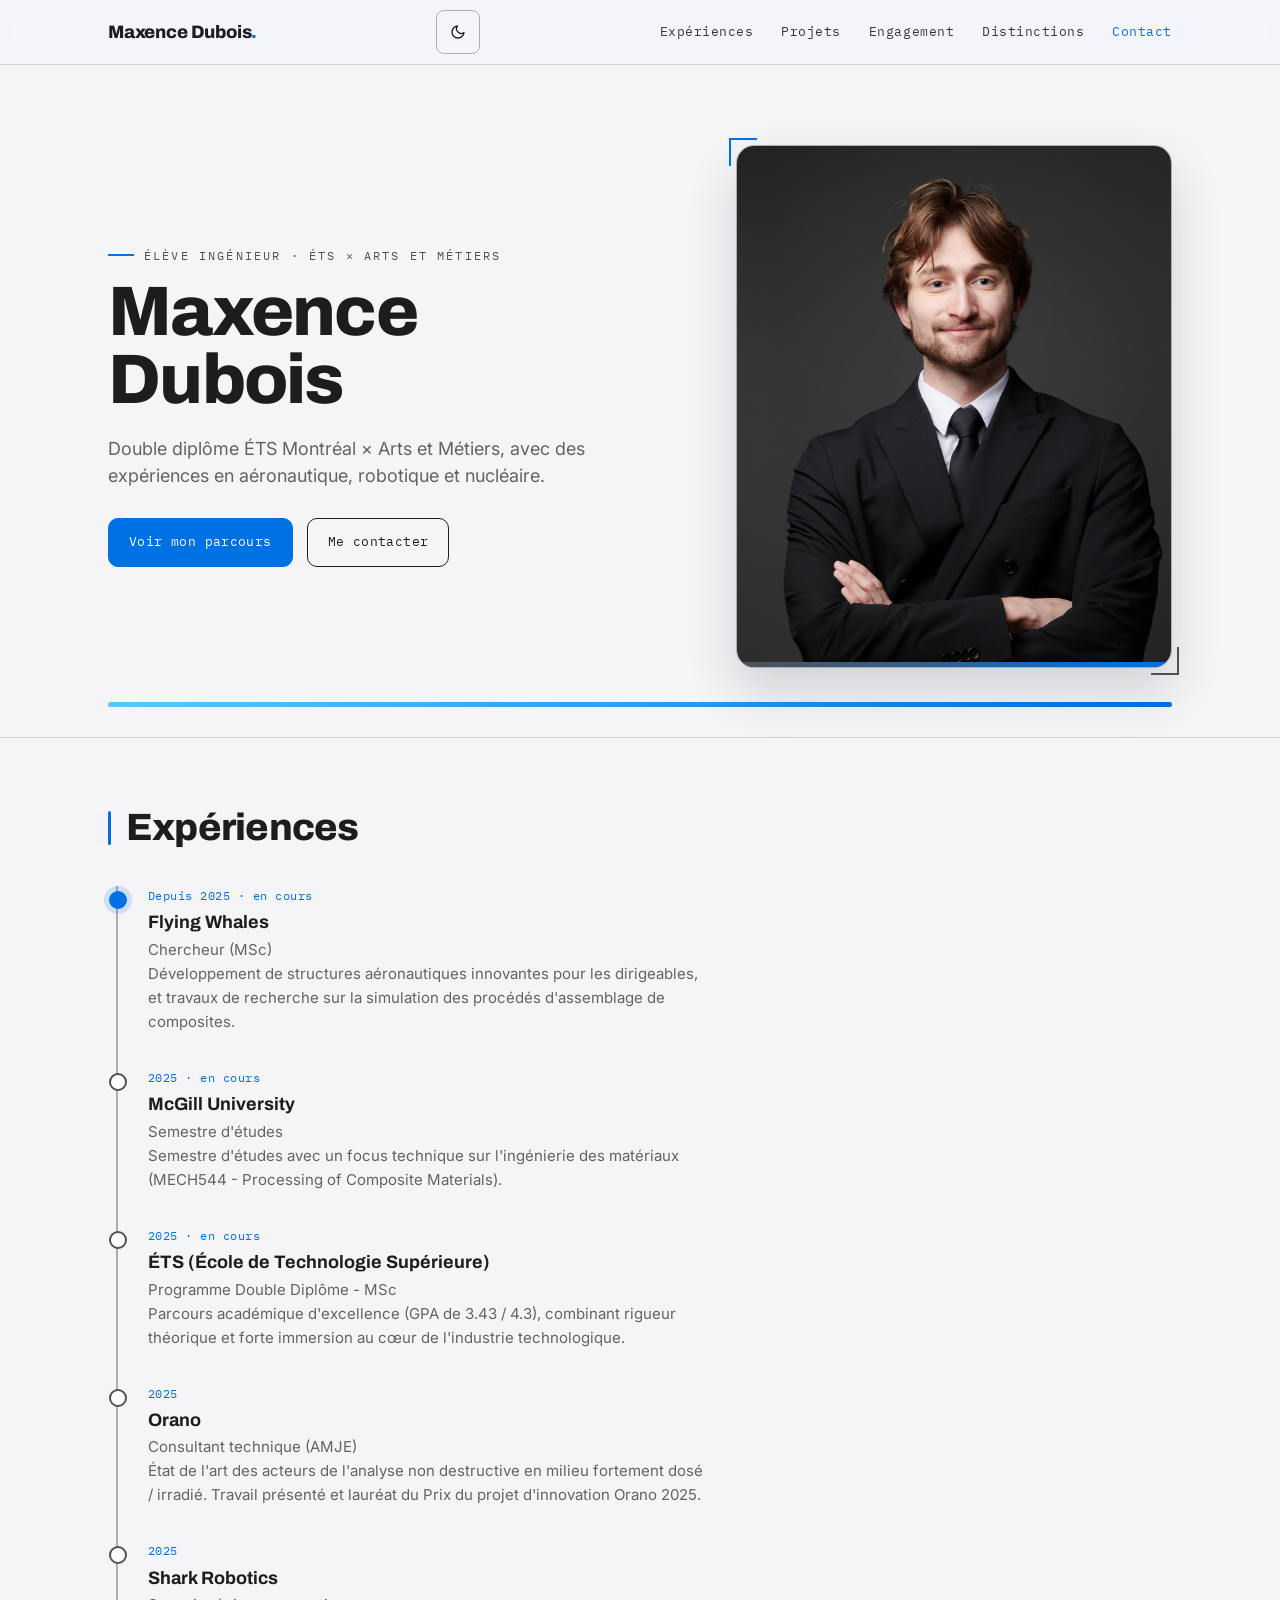
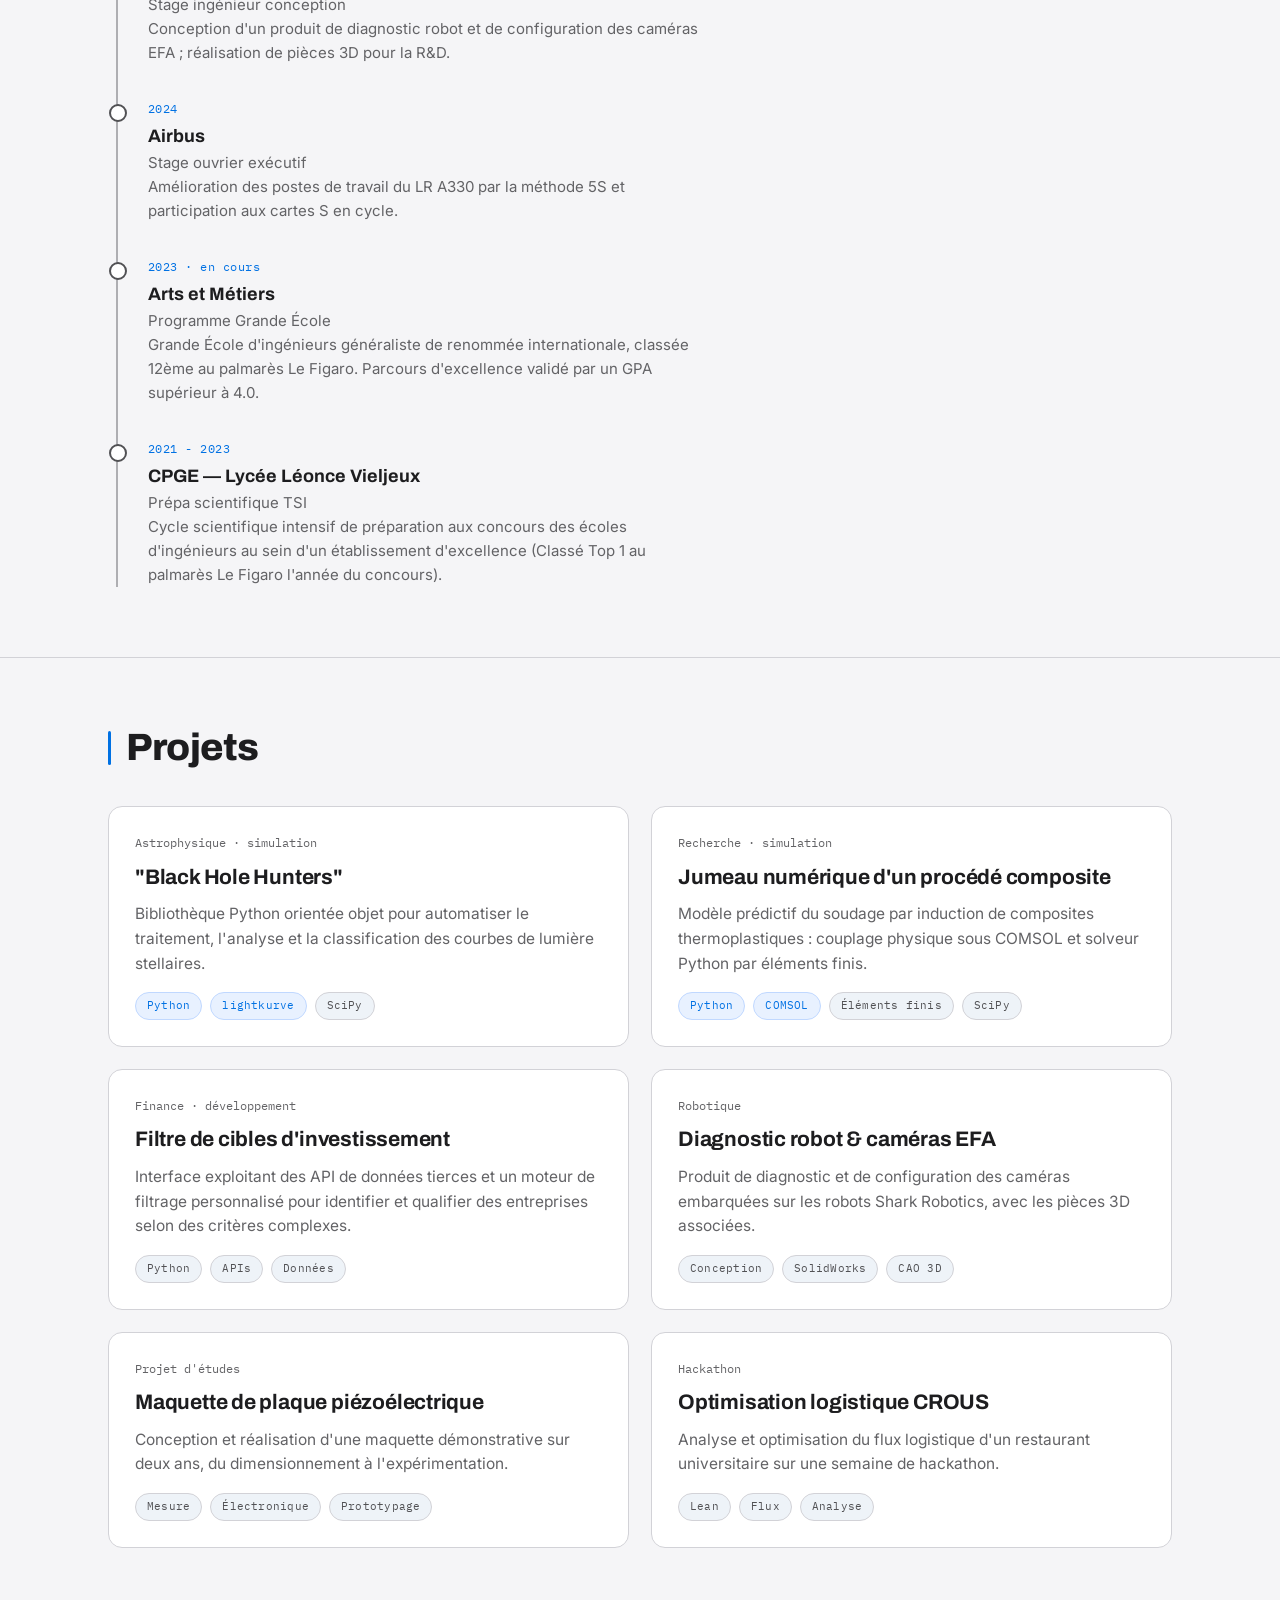
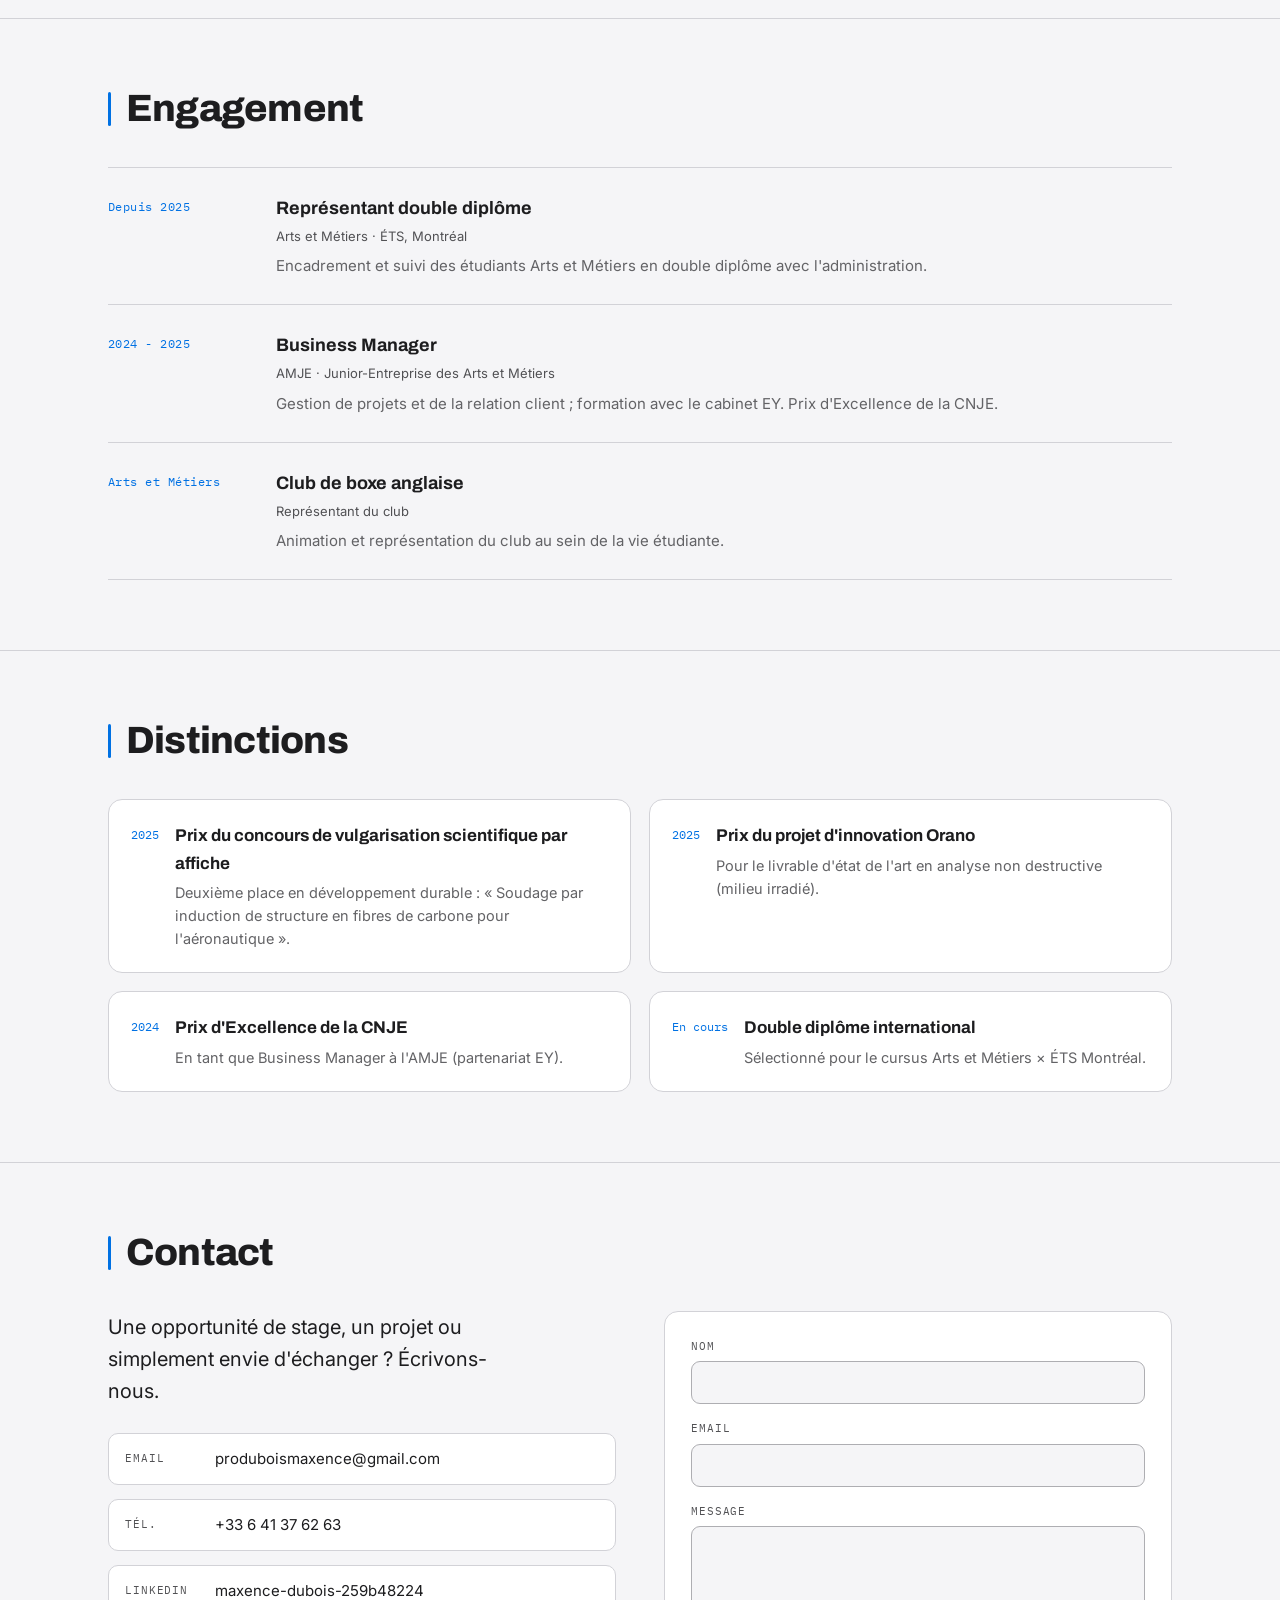
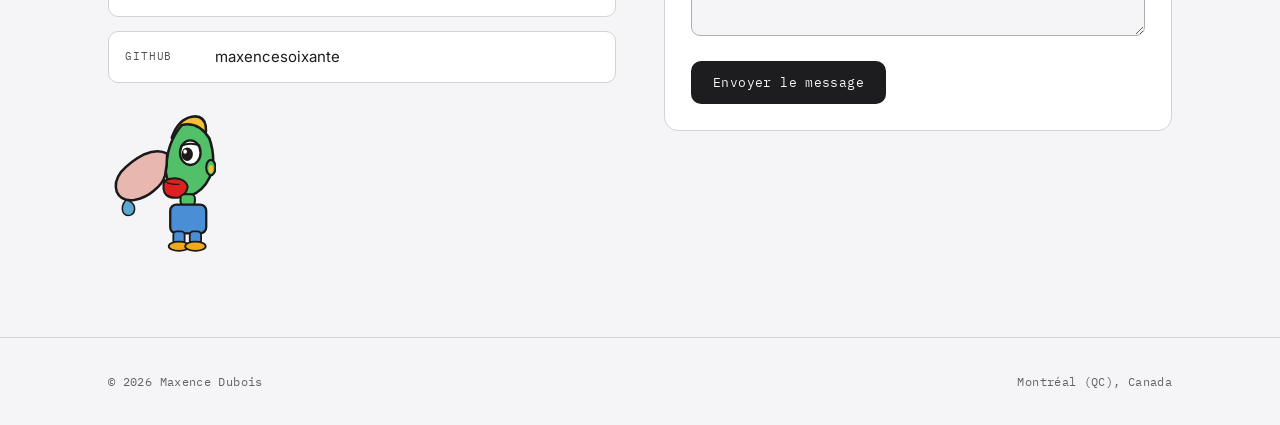
<file: index.html>
<!doctype html>
<html lang="fr">
<head>
<meta charset="utf-8">
<meta name="viewport" content="width=device-width, initial-scale=1">
<title>Maxence Dubois — Ingénieur · Chercheur · Entrepreneur</title>
<meta name="description" content="Portfolio de Maxence Dubois — Élève ingénieur (ÉTS × Arts et Métiers). Expériences en aéronautique, robotique et nucléaire.">
<meta property="og:title" content="Maxence Dubois — Ingénieur · Chercheur · Entrepreneur">
<meta property="og:description" content="Portfolio de Maxence Dubois — Élève ingénieur (ÉTS × Arts et Métiers). Expériences en aéronautique, robotique et nucléaire.">
<meta property="og:type" content="website">
<meta property="og:image" content="photo.jpg">
<link rel="preconnect" href="https://fonts.googleapis.com">
<link rel="preconnect" href="https://fonts.gstatic.com" crossorigin>
<link href="https://fonts.googleapis.com/css2?family=Archivo:wght@500;600;700;800&family=Inter:wght@400;500;600&family=IBM+Plex+Mono:wght@400;500&display=swap" rel="stylesheet">
<style>
  :root{
    --paper:#F5F5F7;
    --surface:#FFFFFF;
    --ink:#1D1D1F;
    --steel:#515154;
    --heat:#0071E3;
    --slate:#636366;
    --line:#D2D2D7;
    --line-strong:#AEAEB2;
    --display:'Archivo', system-ui, sans-serif;
    --body:'Inter', system-ui, sans-serif;
    --mono:'IBM Plex Mono', ui-monospace, monospace;
    --maxw:1120px;
    --r:14px;
  }
  @media (prefers-color-scheme:dark){
    :root:not([data-theme="light"]){
      --paper:#000000;
      --surface:#1C1C1E;
      --ink:#F5F5F7;
      --steel:#AEAEB2;
      --heat:#2997FF;
      --slate:#8E8E93;
      --line:#3A3A3C;
      --line-strong:#48484A;
    }
  }
  [data-theme="dark"]{
    --paper:#000000;
    --surface:#1C1C1E;
    --ink:#F5F5F7;
    --steel:#AEAEB2;
    --heat:#2997FF;
    --slate:#8E8E93;
    --line:#3A3A3C;
    --line-strong:#48484A;
  }
  [data-theme="light"]{
    --paper:#F5F5F7;
    --surface:#FFFFFF;
    --ink:#1D1D1F;
    --steel:#515154;
    --heat:#0071E3;
    --slate:#636366;
    --line:#D2D2D7;
    --line-strong:#AEAEB2;
  }

  *{box-sizing:border-box}
  html{scroll-behavior:smooth}
  @media (prefers-reduced-motion:reduce){html{scroll-behavior:auto}}
  body{margin:0;background:var(--paper);color:var(--ink);font-family:var(--body);
    font-size:17px;line-height:1.6;-webkit-font-smoothing:antialiased;text-rendering:optimizeLegibility;
    transition:background .25s,color .25s}
  a{color:inherit}
  img{max-width:100%;display:block}
  .wrap{max-width:var(--maxw);margin:0 auto;padding:0 28px}

  .eyebrow{font-family:var(--mono);font-size:12px;letter-spacing:.18em;text-transform:uppercase;
    color:var(--steel);margin:0 0 14px;display:flex;align-items:center;gap:10px}
  .eyebrow::before{content:"";width:26px;height:2px;background:var(--heat);display:inline-block}

  /* NAV */
  header.nav{position:sticky;top:0;z-index:50;background:rgba(243,246,250,.82);
    backdrop-filter:saturate(140%) blur(10px);border-bottom:1px solid var(--line);
    transition:background .25s,border-color .25s}
  [data-theme="dark"] header.nav,
  @media (prefers-color-scheme:dark){
    :root:not([data-theme="light"]) header.nav{background:rgba(13,26,38,.88)}
  }
  [data-theme="dark"] header.nav{background:rgba(13,26,38,.88)}
  .nav-inner{display:flex;align-items:center;justify-content:space-between;height:64px}
  .brand{font-family:var(--display);font-weight:800;letter-spacing:-.01em;font-size:18px;text-decoration:none}
  .brand .dot{color:var(--heat)}
  .nav-right{display:flex;align-items:center;gap:16px}
  .nav-links{display:flex;gap:28px;align-items:center}
  .nav-links a{font-family:var(--mono);font-size:13px;letter-spacing:.04em;text-decoration:none;
    color:var(--ink);opacity:.88;transition:opacity .2s,color .2s}
  .nav-links a:hover{opacity:1;color:var(--steel)}
  .theme-toggle{background:none;border:1px solid var(--line-strong);border-radius:8px;
    width:44px;height:44px;cursor:pointer;color:var(--ink);
    display:flex;align-items:center;justify-content:center;transition:border-color .2s,color .2s}
  .theme-toggle:hover{border-color:var(--heat);color:var(--heat)}
  .nav-toggle{display:none;background:none;border:1px solid var(--line-strong);border-radius:8px;
    width:40px;height:38px;cursor:pointer;align-items:center;justify-content:center}
  .nav-toggle span,.nav-toggle span::before,.nav-toggle span::after{content:"";display:block;
    width:18px;height:2px;background:var(--ink);position:relative}
  .nav-toggle span::before{position:absolute;top:-6px}
  .nav-toggle span::after{position:absolute;top:6px}

  /* HERO */
  .hero{padding:80px 0 30px}
  .hero-grid{display:grid;grid-template-columns:1.08fr .82fr;gap:54px;align-items:center}
  .hero h1{font-family:var(--display);font-weight:800;font-size:clamp(40px,6.4vw,70px);
    line-height:.97;letter-spacing:-.025em;margin:6px 0 0}
  .hero p.lede{font-size:18px;color:var(--slate);margin:20px 0 0;max-width:50ch;line-height:1.55}
  .cta-row{display:flex;flex-wrap:wrap;gap:14px;margin-top:28px}
  .btn{font-family:var(--mono);font-size:13px;letter-spacing:.03em;text-decoration:none;
    padding:13px 20px;border-radius:10px;border:1px solid var(--ink);
    transition:transform .2s cubic-bezier(0.16,1,0.3,1),background .2s,color .2s,border-color .2s,box-shadow .2s}
  .btn:hover{transform:translateY(-2px);box-shadow:0 6px 20px rgba(15,30,44,.12)}
  .btn.primary{background:var(--heat);color:#fff;border-color:var(--heat)}
  .btn.primary:hover{background:#005BBB;border-color:#005BBB;box-shadow:0 6px 20px rgba(0,113,227,.28)}
  .btn.ghost{background:transparent}
  .btn.ghost:hover{border-color:var(--heat);color:var(--heat)}

  /* PHOTO */
  .photo-card{position:relative;border-radius:18px;overflow:hidden;border:1px solid var(--line-strong);
    box-shadow:0 24px 50px rgba(15,30,44,.16);background:var(--surface)}
  .photo-card img{width:100%;height:100%;object-fit:cover;aspect-ratio:5/6}
  .photo-card::after{content:"";position:absolute;left:0;right:0;bottom:0;height:5px;
    background:linear-gradient(90deg,var(--steel),var(--heat))}
  .photo-frame{position:relative}
  .photo-frame::before,.photo-frame::after{content:"";position:absolute;width:26px;height:26px;z-index:2}
  .photo-frame::before{top:-7px;left:-7px;border-top:2px solid var(--heat);border-left:2px solid var(--heat)}
  .photo-frame::after{bottom:-7px;right:-7px;border-bottom:2px solid var(--steel);border-right:2px solid var(--steel)}

  /* accent divider */
  .accent-line{height:5px;border-radius:5px;margin-top:34px;
    background:linear-gradient(90deg,#5AC8FA,var(--heat))}

  /* SECTIONS */
  section{padding:70px 0;border-top:1px solid var(--line)}
  .sec-head{display:flex;align-items:baseline;gap:16px;margin-bottom:38px;
    position:relative;padding-left:18px}
  .sec-head::before{content:"";position:absolute;left:0;top:3px;bottom:3px;
    width:3px;border-radius:2px;background:var(--heat)}
  h2{font-family:var(--display);font-weight:800;font-size:clamp(26px,3.4vw,38px);
    letter-spacing:-.02em;margin:0;line-height:1.05}

  /* TIMELINE (Expériences) */
  .timeline{position:relative;margin-left:8px;padding-left:30px;border-left:2px solid var(--line-strong)}
  .tl-item{position:relative;padding:0 0 34px}
  .tl-item:last-child{padding-bottom:0}
  .tl-item::before{content:"";position:absolute;left:-39px;top:5px;width:14px;height:14px;border-radius:50%;
    background:var(--surface);border:2px solid var(--steel)}
  .tl-item.now::before{background:var(--heat);border-color:var(--heat);box-shadow:0 0 0 5px rgba(0,113,227,.16)}
  .tl-year{font-family:var(--mono);font-size:12px;color:var(--heat);letter-spacing:.04em}
  .tl-item h4{font-family:var(--display);font-size:18px;margin:3px 0 1px}
  .tl-role{font-size:14px;color:var(--steel);margin:0 0 6px}
  .tl-item p{margin:0;font-size:15px;color:var(--slate);max-width:62ch}

  /* CARDS (Projets) */
  .grid{display:grid;grid-template-columns:repeat(2,1fr);gap:22px}
  .card{background:var(--surface);border:1px solid var(--line);border-radius:var(--r);padding:26px;
    display:flex;flex-direction:column;
    transition:transform .2s cubic-bezier(0.16,1,0.3,1),box-shadow .2s,border-color .2s;
    position:relative;cursor:pointer}
  .card:hover{transform:translateY(-4px);box-shadow:0 18px 40px rgba(15,30,44,.10);border-color:var(--line-strong)}
  .card .ix{font-family:var(--mono);font-size:12px;color:var(--slate)}
  .card h3{font-family:var(--display);font-size:21px;margin:8px 0 8px;letter-spacing:-.01em}
  .card p{margin:0 0 16px;color:var(--slate);font-size:15.5px}
  .card-link{position:absolute;inset:0;border-radius:var(--r)}
  .tags{display:flex;flex-wrap:wrap;gap:8px;margin-top:auto}
  .tag{font-family:var(--mono);font-size:11px;color:var(--steel);background:#EEF3F8;
    border:1px solid var(--line);border-radius:999px;padding:4px 11px;letter-spacing:.02em}
  .tag.hot{color:var(--heat);background:#E8F1FF;border-color:#C0D8FF}
  [data-theme="dark"] .tag,[data-theme="dark"] .tag.hot{background:var(--surface)}
  @media (prefers-color-scheme:dark){
    :root:not([data-theme="light"]) .tag{background:var(--surface)}
    :root:not([data-theme="light"]) .tag.hot{background:var(--surface)}
  }

  /* ENGAGEMENT — liste horizontale */
  .engage{display:flex;flex-direction:column;gap:0}
  .eng{display:grid;grid-template-columns:140px 1fr;gap:28px;padding:26px 0;
    border-top:1px solid var(--line)}
  .eng:last-child{border-bottom:1px solid var(--line)}
  .eng .yr{font-family:var(--mono);font-size:12px;color:var(--heat);letter-spacing:.04em;padding-top:3px}
  .eng h4{font-family:var(--display);font-size:18px;margin:0 0 3px}
  .eng .who{font-size:13px;color:var(--steel);margin:0 0 8px}
  .eng p{margin:0;font-size:15px;color:var(--slate)}

  /* DISTINCTIONS */
  .honors{display:grid;grid-template-columns:repeat(2,1fr);gap:18px}
  .honor{display:flex;gap:16px;background:var(--surface);border:1px solid var(--line);border-radius:var(--r);padding:22px}
  .honor .yr{font-family:var(--mono);font-size:12px;color:var(--heat);padding-top:3px;white-space:nowrap}
  .honor h4{font-family:var(--display);font-size:17px;margin:0 0 4px}
  .honor p{margin:0;font-size:14.5px;color:var(--slate)}

  /* CONTACT */
  .contact{display:grid;grid-template-columns:1fr 1fr;gap:48px;align-items:start}
  .contact .lead{font-size:20px;color:var(--ink);max-width:32ch;margin:0 0 26px}
  .links{list-style:none;padding:0;margin:0;display:flex;flex-direction:column;gap:14px}
  .links a{display:flex;align-items:center;gap:12px;text-decoration:none;font-size:15px;
    padding:13px 16px;border:1px solid var(--line);border-radius:10px;background:var(--surface);
    transition:border-color .2s,transform .2s cubic-bezier(0.16,1,0.3,1)}
  .links a:hover{border-color:var(--heat);transform:translateX(3px)}
  .links .lab{font-family:var(--mono);font-size:11px;color:var(--steel);letter-spacing:.08em;
    text-transform:uppercase;min-width:78px}
  form{background:var(--surface);border:1px solid var(--line);border-radius:var(--r);padding:26px}
  .field{margin-bottom:16px}
  .field label{display:block;font-family:var(--mono);font-size:11px;letter-spacing:.08em;
    text-transform:uppercase;color:var(--steel);margin-bottom:6px}
  .field input,.field textarea{width:100%;font-family:var(--body);font-size:15px;color:var(--ink);
    background:var(--paper);border:1px solid var(--line-strong);border-radius:9px;padding:11px 13px;
    transition:border-color .2s,outline-color .2s}
  .field input:focus,.field textarea:focus{outline:2px solid var(--heat);outline-offset:1px;border-color:var(--heat)}
  .field textarea{resize:vertical;min-height:110px}
  button.send{font-family:var(--mono);font-size:13px;letter-spacing:.03em;cursor:pointer;
    background:var(--ink);color:var(--paper);border:none;border-radius:10px;padding:13px 22px;
    transition:background .2s,transform .2s cubic-bezier(0.16,1,0.3,1)}
  button.send:hover{background:var(--heat);transform:translateY(-2px)}
  .form-note{font-size:12.5px;color:var(--steel);margin:12px 0 0;display:none}
  .form-note.visible{display:block}

  /* MASCOT */
  .mascot{width:108px;height:auto;display:block;margin-top:28px;
    animation:mascot-float 3.2s ease-in-out infinite}
  @keyframes mascot-float{0%,100%{transform:translateY(0)}50%{transform:translateY(-7px)}}
  @media (prefers-reduced-motion:reduce){.mascot{animation:none}}

  footer{border-top:1px solid var(--line);padding:34px 0;margin-top:10px}
  .foot-inner{display:flex;justify-content:space-between;align-items:center;gap:16px;flex-wrap:wrap}
  .foot-inner p{margin:0;font-family:var(--mono);font-size:12px;color:var(--slate);letter-spacing:.03em}

  a:focus-visible,button:focus-visible{outline:2px solid var(--heat);outline-offset:3px;border-radius:4px}

  @media (max-width:900px){
    .hero{padding:48px 0 24px}
    .hero-grid{grid-template-columns:1fr;gap:34px}
    .photo-frame{max-width:340px;margin:0 auto;order:-1}
    .grid,.honors,.contact{grid-template-columns:1fr}
    .eng{grid-template-columns:100px 1fr;gap:16px}
    .nav-links{position:absolute;top:64px;left:0;right:0;flex-direction:column;gap:0;
      background:var(--paper);border-bottom:1px solid var(--line);max-height:0;overflow:hidden;transition:max-height .25s ease}
    .nav-links.open{max-height:360px}
    .nav-links a{padding:15px 28px;width:100%;border-top:1px solid var(--line);opacity:1}
    .nav-toggle{display:flex}
  }
  @media (max-width:560px){
    .wrap{padding:0 20px}
    .eng{grid-template-columns:1fr;gap:6px;padding:20px 0}
  }

  .reveal{opacity:0;transform:translateY(16px);transition:opacity .4s cubic-bezier(0.16,1,0.3,1) var(--stagger,0s),transform .4s cubic-bezier(0.16,1,0.3,1) var(--stagger,0s)}
  .reveal.in{opacity:1;transform:none}
  @media (prefers-reduced-motion:reduce){.reveal{opacity:1;transform:none;transition:none}}
  .skip-link{position:absolute;top:-100%;left:28px;padding:8px 16px;background:var(--heat);color:#fff;
    font-family:var(--mono);font-size:13px;border-radius:0 0 8px 8px;z-index:200;text-decoration:none;
    transition:top .15s}
  .skip-link:focus{top:0;outline:none}
  .nav-links a.active{opacity:1;color:var(--heat)}
  .grid .card.reveal:nth-child(2){--stagger:.06s}
  .grid .card.reveal:nth-child(3){--stagger:.12s}
  .grid .card.reveal:nth-child(4){--stagger:.18s}
  .grid .card.reveal:nth-child(5){--stagger:.24s}
  .grid .card.reveal:nth-child(6){--stagger:.30s}
  .honors .honor.reveal:nth-child(2){--stagger:.06s}
  .honors .honor.reveal:nth-child(3){--stagger:.12s}
  .honors .honor.reveal:nth-child(4){--stagger:.18s}
</style>
</head>
<body>

<a class="skip-link" href="#main">Aller au contenu principal</a>
<header class="nav">
  <div class="wrap nav-inner">
    <a class="brand" href="#top">Maxence Dubois<span class="dot">.</span></a>
    <div class="nav-right">
      <button class="theme-toggle" id="theme-toggle" aria-label="Basculer le thème">☾</button>
      <button class="nav-toggle" aria-label="Ouvrir le menu" aria-expanded="false"><span></span></button>
    </div>
    <nav class="nav-links" id="menu">
      <a href="#experiences">Expériences</a>
      <a href="#projets">Projets</a>
      <a href="#engagement">Engagement</a>
      <a href="#distinctions">Distinctions</a>
      <a href="#contact">Contact</a>
    </nav>
  </div>
</header>

<a id="top"></a>
<main id="main">
<section class="hero" style="border-top:none">
  <div class="wrap">
    <div class="hero-grid">
      <div>
        <p class="eyebrow">Élève ingénieur · ÉTS × Arts et Métiers</p>
        <h1>Maxence<br>Dubois</h1>
        <p class="lede">Double diplôme ÉTS Montréal × Arts et Métiers, avec des expériences en aéronautique, robotique et nucléaire.</p>
        <div class="cta-row">
          <a class="btn primary" href="#experiences">Voir mon parcours</a>
          <a class="btn ghost" href="#contact">Me contacter</a>
        </div>
      </div>
      <div class="photo-frame reveal">
        <div class="photo-card">
          <img src="photo.jpg" alt="Portrait de Maxence Dubois" width="560" height="672">
        </div>
      </div>
    </div>
    <div class="accent-line"></div>
  </div>
</section>

<!-- EXPÉRIENCES -->
<section id="experiences">
  <div class="wrap">
    <div class="sec-head"><h2>Expériences</h2></div>
    <div class="timeline">
      <div class="tl-item now reveal">
        <div class="tl-year">Depuis 2025 · en cours</div>
        <h4>Flying Whales</h4>
        <p class="tl-role">Chercheur (MSc)</p>
        <p>Développement de structures aéronautiques innovantes pour les dirigeables, et travaux de recherche sur la simulation des procédés d'assemblage de composites.</p>
      </div>
      <div class="tl-item reveal">
        <div class="tl-year">2025 · en cours</div>
        <h4>McGill University</h4>
        <p class="tl-role">Semestre d'études</p>
        <p>Semestre d'études avec un focus technique sur l'ingénierie des matériaux (MECH544 - Processing of Composite Materials).</p>
      </div>
      <div class="tl-item reveal">
        <div class="tl-year">2025 · en cours</div>
        <h4>ÉTS (École de Technologie Supérieure)</h4>
        <p class="tl-role">Programme Double Diplôme - MSc</p>
        <p>Parcours académique d'excellence (GPA de 3.43 / 4.3), combinant rigueur théorique et forte immersion au cœur de l'industrie technologique.</p>
      </div>
      <div class="tl-item reveal">
        <div class="tl-year">2025</div>
        <h4>Orano</h4>
        <p class="tl-role">Consultant technique (AMJE)</p>
        <p>État de l'art des acteurs de l'analyse non destructive en milieu fortement dosé / irradié. Travail présenté et lauréat du Prix du projet d'innovation Orano 2025.</p>
      </div>
      <div class="tl-item reveal">
        <div class="tl-year">2025</div>
        <h4>Shark Robotics</h4>
        <p class="tl-role">Stage ingénieur conception</p>
        <p>Conception d'un produit de diagnostic robot et de configuration des caméras EFA ; réalisation de pièces 3D pour la R&D.</p>
      </div>
      <div class="tl-item reveal">
        <div class="tl-year">2024</div>
        <h4>Airbus</h4>
        <p class="tl-role">Stage ouvrier exécutif</p>
        <p>Amélioration des postes de travail du LR A330 par la méthode 5S et participation aux cartes S en cycle.</p>
      </div>
      <div class="tl-item reveal">
        <div class="tl-year">2023 · en cours</div>
        <h4>Arts et Métiers</h4>
        <p class="tl-role">Programme Grande École</p>
        <p>Grande École d'ingénieurs généraliste de renommée internationale, classée 12ème au palmarès Le Figaro. Parcours d'excellence validé par un GPA supérieur à 4.0.</p>
      </div>
      <div class="tl-item reveal">
        <div class="tl-year">2021 - 2023</div>
        <h4>CPGE — Lycée Léonce Vieljeux</h4>
        <p class="tl-role">Prépa scientifique TSI</p>
        <p>Cycle scientifique intensif de préparation aux concours des écoles d'ingénieurs au sein d'un établissement d'excellence (Classé Top 1 au palmarès Le Figaro l'année du concours).</p>
      </div>
    </div>
  </div>
</section>

<!-- PROJETS -->
<section id="projets">
  <div class="wrap">
    <div class="sec-head"><h2>Projets</h2></div>
    <div class="grid">
      <article class="card reveal">
        <span class="ix">Astrophysique · simulation</span>
        <h3>"Black Hole Hunters"</h3>
        <p>Bibliothèque Python orientée objet pour automatiser le traitement, l'analyse et la classification des courbes de lumière stellaires.</p>
        <div class="tags"><span class="tag hot">Python</span><span class="tag hot">lightkurve</span><span class="tag">SciPy</span></div>
        <a href="projet-black-hole-hunters.html" class="card-link" aria-label="Voir le projet Black Hole Hunters"></a>
      </article>
      <article class="card reveal">
        <span class="ix">Recherche · simulation</span>
        <h3>Jumeau numérique d'un procédé composite</h3>
        <p>Modèle prédictif du soudage par induction de composites thermoplastiques : couplage physique sous COMSOL et solveur Python par éléments finis.</p>
        <div class="tags"><span class="tag hot">Python</span><span class="tag hot">COMSOL</span><span class="tag">Éléments finis</span><span class="tag">SciPy</span></div>
        <a href="projet-jumeau-numerique.html" class="card-link" aria-label="Voir le projet Jumeau numérique"></a>
      </article>
      <article class="card reveal">
        <span class="ix">Finance · développement</span>
        <h3>Filtre de cibles d'investissement</h3>
        <p>Interface exploitant des API de données tierces et un moteur de filtrage personnalisé pour identifier et qualifier des entreprises selon des critères complexes.</p>
        <div class="tags"><span class="tag">Python</span><span class="tag">APIs</span><span class="tag">Données</span></div>
        <a href="projet-filtre-investissement.html" class="card-link" aria-label="Voir le projet Filtre d'investissement"></a>
      </article>
      <article class="card reveal">
        <span class="ix">Robotique</span>
        <h3>Diagnostic robot & caméras EFA</h3>
        <p>Produit de diagnostic et de configuration des caméras embarquées sur les robots Shark Robotics, avec les pièces 3D associées.</p>
        <div class="tags"><span class="tag">Conception</span><span class="tag">SolidWorks</span><span class="tag">CAO 3D</span></div>
        <a href="projet-diagnostic-robot.html" class="card-link" aria-label="Voir le projet Diagnostic robot"></a>
      </article>
      <article class="card reveal">
        <span class="ix">Projet d'études</span>
        <h3>Maquette de plaque piézoélectrique</h3>
        <p>Conception et réalisation d'une maquette démonstrative sur deux ans, du dimensionnement à l'expérimentation.</p>
        <div class="tags"><span class="tag">Mesure</span><span class="tag">Électronique</span><span class="tag">Prototypage</span></div>
        <a href="projet-plaque-piezoelectrique.html" class="card-link" aria-label="Voir le projet Plaque piézoélectrique"></a>
      </article>
      <article class="card reveal">
        <span class="ix">Hackathon</span>
        <h3>Optimisation logistique CROUS</h3>
        <p>Analyse et optimisation du flux logistique d'un restaurant universitaire sur une semaine de hackathon.</p>
        <div class="tags"><span class="tag">Lean</span><span class="tag">Flux</span><span class="tag">Analyse</span></div>
        <a href="projet-optimisation-crous.html" class="card-link" aria-label="Voir le projet Optimisation CROUS"></a>
      </article>
    </div>
  </div>
</section>

<!-- ENGAGEMENT -->
<section id="engagement">
  <div class="wrap">
    <div class="sec-head"><h2>Engagement</h2></div>
    <div class="engage">
      <div class="eng reveal">
        <div class="yr">Depuis 2025</div>
        <div>
          <h4>Représentant double diplôme</h4>
          <p class="who">Arts et Métiers · ÉTS, Montréal</p>
          <p>Encadrement et suivi des étudiants Arts et Métiers en double diplôme avec l'administration.</p>
        </div>
      </div>
      <div class="eng reveal">
        <div class="yr">2024 - 2025</div>
        <div>
          <h4>Business Manager</h4>
          <p class="who">AMJE · Junior-Entreprise des Arts et Métiers</p>
          <p>Gestion de projets et de la relation client ; formation avec le cabinet EY. Prix d'Excellence de la CNJE.</p>
        </div>
      </div>
      <div class="eng reveal">
        <div class="yr">Arts et Métiers</div>
        <div>
          <h4>Club de boxe anglaise</h4>
          <p class="who">Représentant du club</p>
          <p>Animation et représentation du club au sein de la vie étudiante.</p>
        </div>
      </div>
    </div>
  </div>
</section>

<!-- DISTINCTIONS -->
<section id="distinctions">
  <div class="wrap">
    <div class="sec-head"><h2>Distinctions</h2></div>
    <div class="honors">
      <div class="honor reveal"><span class="yr">2025</span><div>
        <h4>Prix du concours de vulgarisation scientifique par affiche</h4>
        <p>Deuxième place en développement durable : « Soudage par induction de structure en fibres de carbone pour l'aéronautique ».</p></div></div>
      <div class="honor reveal"><span class="yr">2025</span><div>
        <h4>Prix du projet d'innovation Orano</h4>
        <p>Pour le livrable d'état de l'art en analyse non destructive (milieu irradié).</p></div></div>
      <div class="honor reveal"><span class="yr">2024</span><div>
        <h4>Prix d'Excellence de la CNJE</h4>
        <p>En tant que Business Manager à l'AMJE (partenariat EY).</p></div></div>
      <div class="honor reveal"><span class="yr">En cours</span><div>
        <h4>Double diplôme international</h4>
        <p>Sélectionné pour le cursus Arts et Métiers × ÉTS Montréal.</p></div></div>
    </div>
  </div>
</section>

<!-- CONTACT -->
<section id="contact">
  <div class="wrap">
    <div class="sec-head"><h2>Contact</h2></div>
    <div class="contact">
      <div class="reveal">
        <p class="lead">Une opportunité de stage, un projet ou simplement envie d'échanger ? Écrivons-nous.</p>
        <ul class="links">
          <li><a href="mailto:produboismaxence@gmail.com"><span class="lab">Email</span>produboismaxence@gmail.com</a></li>
          <li><a href="tel:+33641376263"><span class="lab">Tél.</span>+33 6 41 37 62 63</a></li>
          <li><a href="https://www.linkedin.com/in/maxence-dubois-259b48224/" target="_blank" rel="noopener"><span class="lab">LinkedIn</span>maxence-dubois-259b48224</a></li>
          <li><a href="https://github.com/maxencesoixante" target="_blank" rel="noopener"><span class="lab">GitHub</span>maxencesoixante</a></li>
        </ul>
        <!-- mascot -->
        <svg class="mascot" viewBox="0 0 210 285" xmlns="http://www.w3.org/2000/svg" aria-label="Illustration mascotte" role="img">
          <!-- CHEVEUX (jaune doré) -->
          <path d="M 124 52 Q 136 16 163 11 Q 186 7 190 29 Q 193 49 180 60 Q 166 68 148 64 Q 131 59 124 52Z"
                fill="#F2C030" stroke="#1A1A1A" stroke-width="5" stroke-linejoin="round"/>
          <!-- TÊTE (verte, profil gauche) -->
          <path d="M 144 27 Q 176 20 197 53 Q 208 84 203 116 Q 193 146 172 159 Q 157 167 146 161 Q 130 153 120 140 Q 110 126 113 106 Q 115 80 124 59 Q 133 39 144 27Z"
                fill="#52C068" stroke="#1A1A1A" stroke-width="5" stroke-linejoin="round"/>
          <!-- OREILLE (droite, avec crochet jaune) -->
          <ellipse cx="200" cy="110" rx="9" ry="15" fill="#52C068" stroke="#1A1A1A" stroke-width="4"/>
          <ellipse cx="200" cy="113" rx="4.5" ry="8" fill="#F2C030"/>
          <!-- IMMENSE NEZ (rose, crochet pointant à gauche) -->
          <path d="M 115 83
                   Q 97 73 71 84
                   Q 45 97 25 119
                   Q 11 137 17 157
                   Q 25 176 51 173
                   Q 73 169 89 155
                   Q 107 141 111 125
                   Q 115 107 115 85Z"
                fill="#E8B8B0" stroke="#1A1A1A" stroke-width="5" stroke-linejoin="round" stroke-linecap="round"/>
          <!-- OEIL (globuleux, sclère blanche) -->
          <ellipse cx="160" cy="81" rx="20" ry="24" fill="white" stroke="#1A1A1A" stroke-width="4.5"/>
          <ellipse cx="154" cy="84" rx="11" ry="13" fill="#1A1A1A"/>
          <ellipse cx="150" cy="79" rx="3.5" ry="4" fill="white"/>
          <!-- Sourcil -->
          <path d="M 142 68 Q 160 60 178 67" stroke="#1A1A1A" stroke-width="3.5" fill="none" stroke-linecap="round"/>
          <!-- GROSSES LÈVRES (rouges) -->
          <path d="M 109 136 Q 123 128 139 132 Q 153 136 155 148 Q 152 163 138 168 Q 123 171 113 163 Q 105 154 109 136Z"
                fill="#E02020" stroke="#1A1A1A" stroke-width="4" stroke-linejoin="round"/>
          <path d="M 109 136 Q 123 145 139 142" stroke="#1A1A1A" stroke-width="2.5" fill="none"/>
          <!-- GOUTTE DE MORVE (bleue) -->
          <path d="M 35 173 Q 25 184 29 196 Q 34 206 45 202 Q 54 197 51 185 Q 47 175 35 173Z"
                fill="#5BA8D5" stroke="#1A1A1A" stroke-width="3" stroke-linejoin="round"/>
          <!-- COU (vert) -->
          <rect x="141" y="162" width="28" height="22" rx="8" fill="#52C068" stroke="#1A1A1A" stroke-width="4"/>
          <!-- PETIT CORPS (bleu) -->
          <rect x="121" y="182" width="70" height="56" rx="12" fill="#4A8FD5" stroke="#1A1A1A" stroke-width="4.5"/>
          <!-- JAMBES (très courtes) -->
          <rect x="127" y="234" width="22" height="26" rx="7" fill="#4A8FD5" stroke="#1A1A1A" stroke-width="3.5"/>
          <rect x="159" y="234" width="22" height="26" rx="7" fill="#4A8FD5" stroke="#1A1A1A" stroke-width="3.5"/>
          <!-- CHAUSSURES (orange) -->
          <ellipse cx="138" cy="263" rx="20" ry="9" fill="#F0AA20" stroke="#1A1A1A" stroke-width="3.5"/>
          <ellipse cx="170" cy="263" rx="20" ry="9" fill="#F0AA20" stroke="#1A1A1A" stroke-width="3.5"/>
        </svg>
      </div>
      <form id="contact-form">
        <div class="field"><label for="name">Nom</label>
          <input id="name" name="name" type="text" required autocomplete="name"></div>
        <div class="field"><label for="email">Email</label>
          <input id="email" name="email" type="email" required autocomplete="email"></div>
        <div class="field"><label for="msg">Message</label>
          <textarea id="msg" name="msg" required></textarea></div>
        <button class="send" type="submit">Envoyer le message</button>
        <p class="form-note" id="form-note" role="alert" aria-live="polite">Message envoyé. Je vous réponds rapidement.</p>
      </form>
    </div>
  </div>
</section>

</main>
<footer>
  <div class="wrap foot-inner">
    <p>© <span id="yr"></span> Maxence Dubois</p>
    <p>Montréal (QC), Canada</p>
  </div>
</footer>

<script>
  document.getElementById('yr').textContent = new Date().getFullYear();

  // Dark mode toggle
  const html = document.documentElement;
  const themeBtn = document.getElementById('theme-toggle');
  const stored = localStorage.getItem('theme');
  if (stored) html.dataset.theme = stored;
  const SVG_SUN = '<svg xmlns="http://www.w3.org/2000/svg" width="16" height="16" viewBox="0 0 24 24" fill="none" stroke="currentColor" stroke-width="2" stroke-linecap="round" stroke-linejoin="round" aria-hidden="true"><circle cx="12" cy="12" r="5"/><line x1="12" y1="1" x2="12" y2="3"/><line x1="12" y1="21" x2="12" y2="23"/><line x1="4.22" y1="4.22" x2="5.64" y2="5.64"/><line x1="18.36" y1="18.36" x2="19.78" y2="19.78"/><line x1="1" y1="12" x2="3" y2="12"/><line x1="21" y1="12" x2="23" y2="12"/><line x1="4.22" y1="19.78" x2="5.64" y2="18.36"/><line x1="18.36" y1="5.64" x2="19.78" y2="4.22"/></svg>';
  const SVG_MOON = '<svg xmlns="http://www.w3.org/2000/svg" width="16" height="16" viewBox="0 0 24 24" fill="none" stroke="currentColor" stroke-width="2" stroke-linecap="round" stroke-linejoin="round" aria-hidden="true"><path d="M21 12.79A9 9 0 1 1 11.21 3 7 7 0 0 0 21 12.79z"/></svg>';
  function updateIcon(){
    const dark = html.dataset.theme === 'dark' ||
      (!html.dataset.theme && matchMedia('(prefers-color-scheme:dark)').matches);
    themeBtn.innerHTML = dark ? SVG_SUN : SVG_MOON;
    themeBtn.setAttribute('aria-label', dark ? 'Passer en mode clair' : 'Passer en mode sombre');
  }
  updateIcon();
  themeBtn.addEventListener('click', () => {
    const isDark = html.dataset.theme === 'dark' ||
      (!html.dataset.theme && matchMedia('(prefers-color-scheme:dark)').matches);
    html.dataset.theme = isDark ? 'light' : 'dark';
    localStorage.setItem('theme', html.dataset.theme);
    updateIcon();
  });

  // Mobile nav
  const toggle = document.querySelector('.nav-toggle');
  const menu = document.getElementById('menu');
  toggle.addEventListener('click', () => {
    const open = menu.classList.toggle('open');
    toggle.setAttribute('aria-expanded', open);
  });
  menu.querySelectorAll('a').forEach(a => a.addEventListener('click', () => {
    menu.classList.remove('open'); toggle.setAttribute('aria-expanded', false);
  }));

  // Scroll reveals
  const io = new IntersectionObserver((entries) => {
    entries.forEach(e => {
      if (e.isIntersecting) {
        e.target.classList.add('in');
        e.target.addEventListener('transitionend', () => e.target.classList.remove('reveal'), {once: true});
        io.unobserve(e.target);
      }
    });
  }, { threshold: 0.12 });
  document.querySelectorAll('.reveal').forEach(el => io.observe(el));

  // Active nav link tracking
  const navSections = document.querySelectorAll('section[id]');
  const navAnchors = document.querySelectorAll('.nav-links a[href^="#"]');
  const navObserver = new IntersectionObserver((entries) => {
    entries.forEach(e => {
      if (e.isIntersecting) {
        navAnchors.forEach(a => a.classList.remove('active'));
        const active = document.querySelector(`.nav-links a[href="#${e.target.id}"]`);
        if (active) active.classList.add('active');
      }
    });
  }, { rootMargin: '-30% 0px -60% 0px' });
  navSections.forEach(s => navObserver.observe(s));

  // Contact form -> mailto
  document.getElementById('contact-form').addEventListener('submit', (e) => {
    e.preventDefault();
    const n = encodeURIComponent(document.getElementById('name').value);
    const m = encodeURIComponent(document.getElementById('msg').value + '\n\n' + document.getElementById('email').value);
    window.location.href = `mailto:produboismaxence@gmail.com?subject=Contact portfolio - ${n}&body=${m}`;
    document.getElementById('form-note').classList.add('visible');
  });
</script>
</body>
</html>
</file>
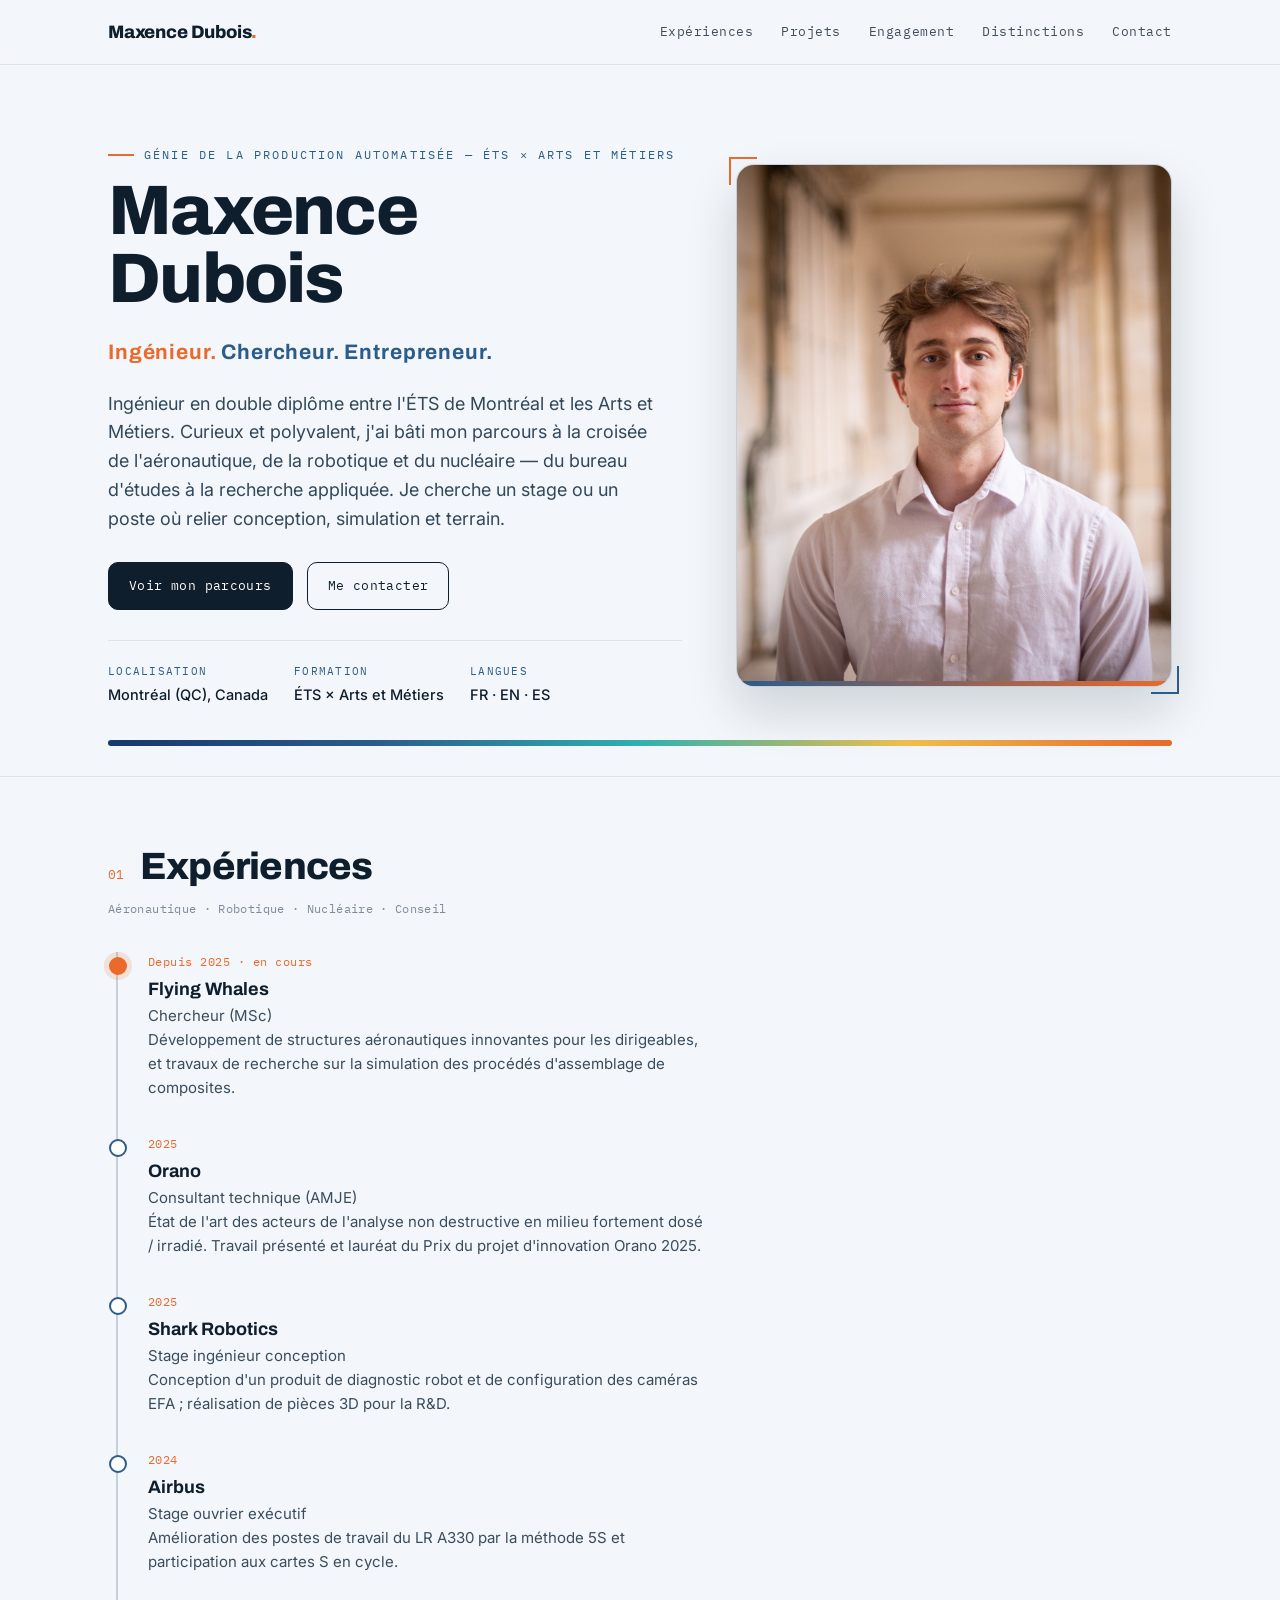
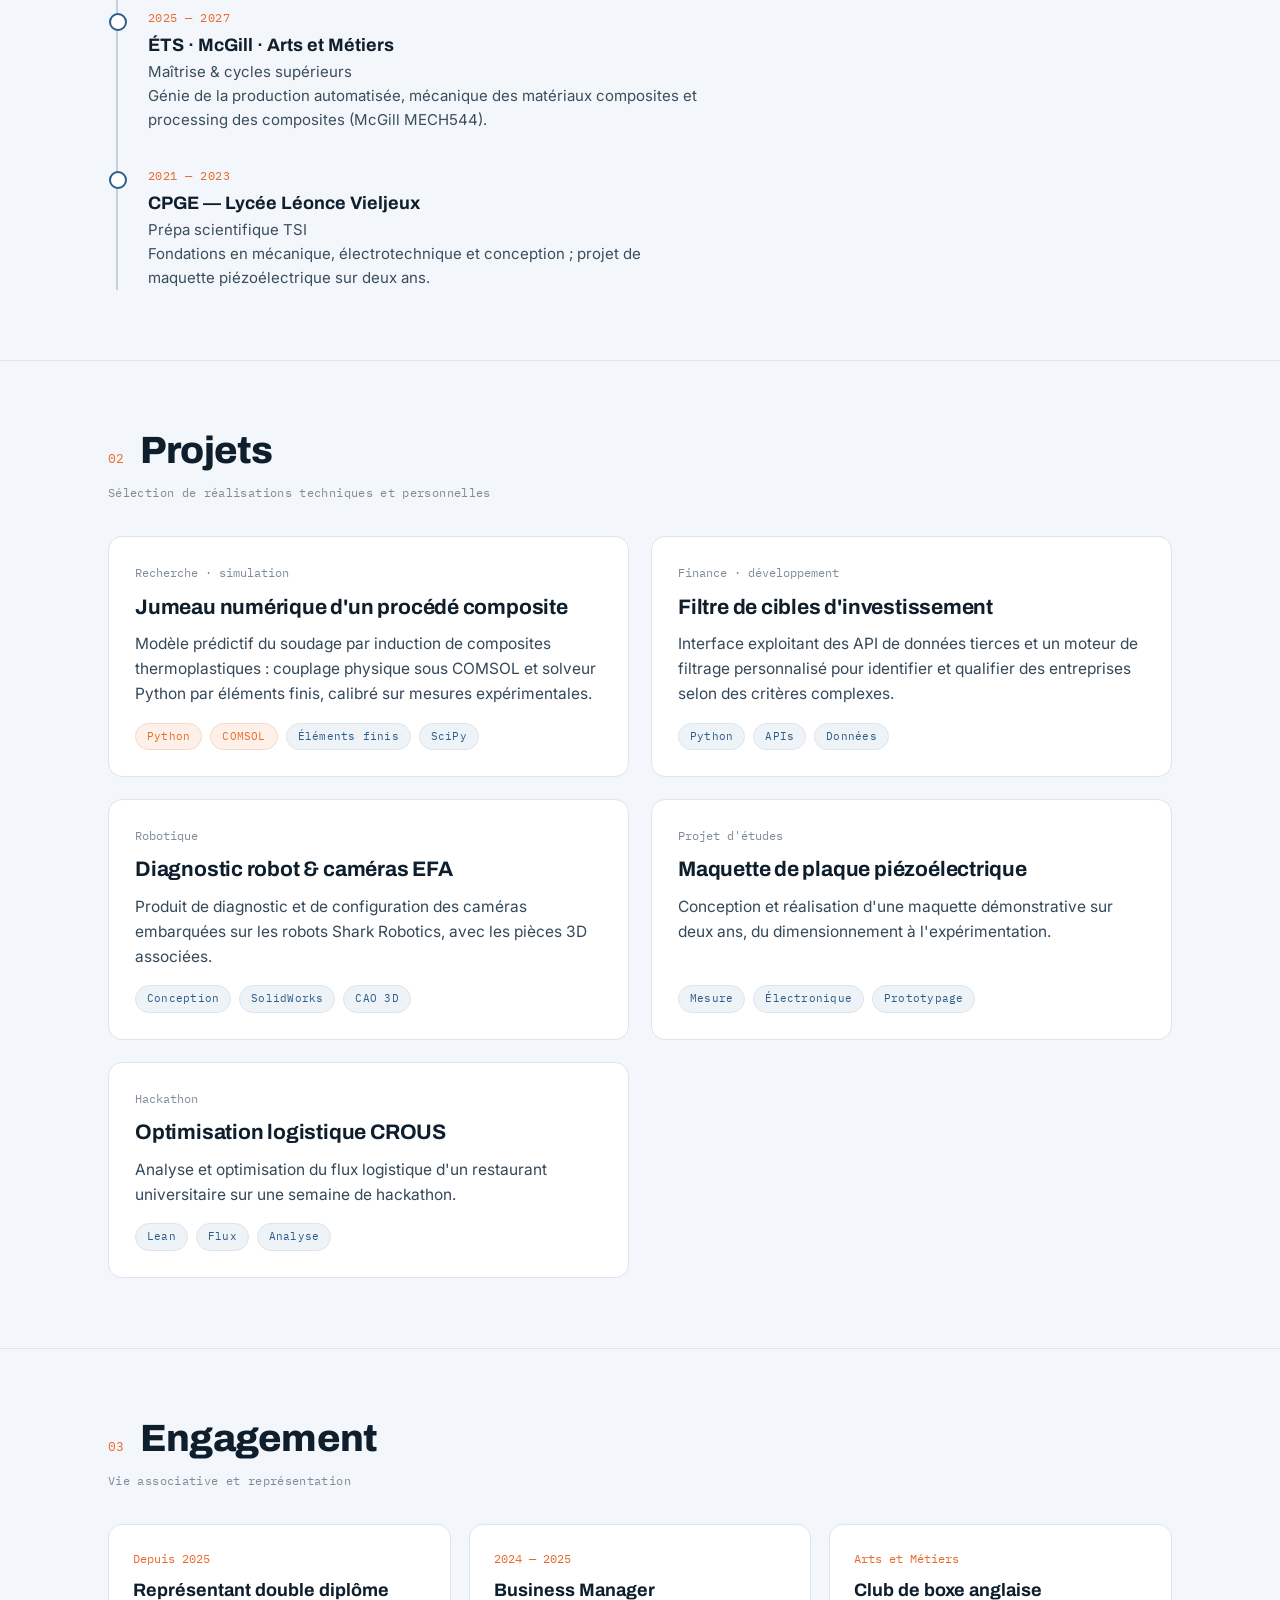
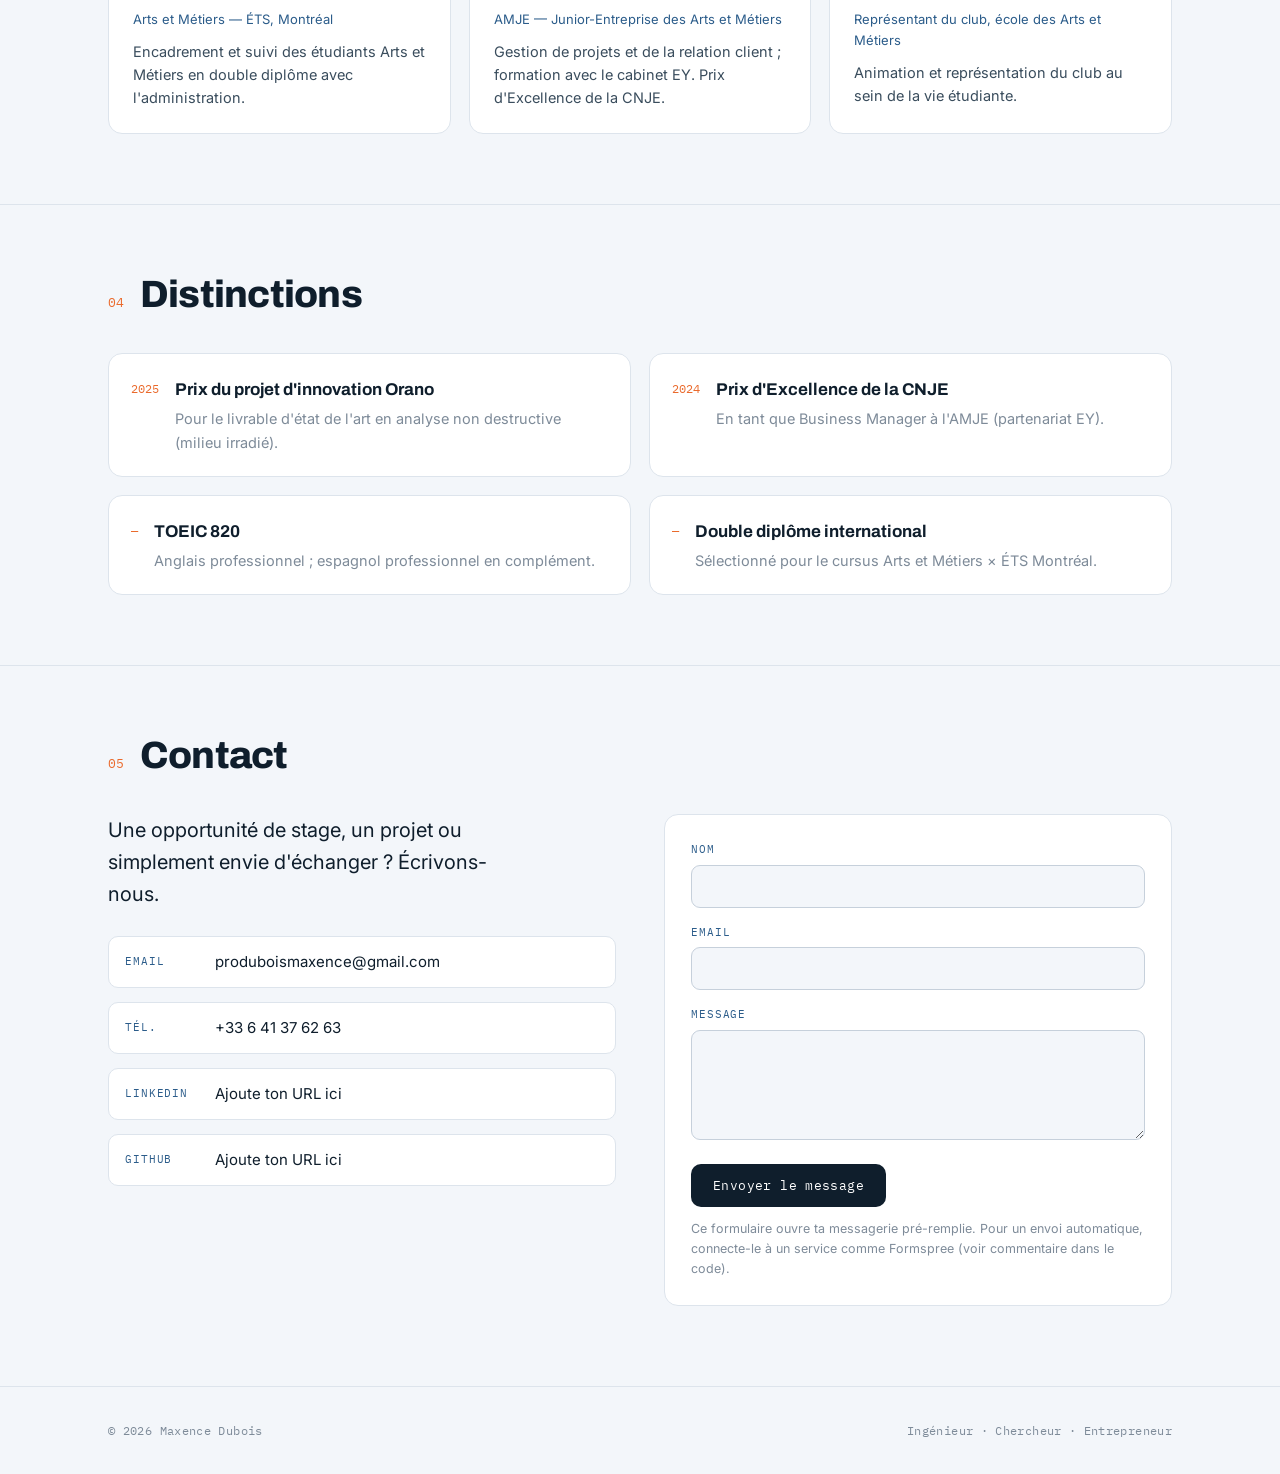
<file: portfolio.html>
<!doctype html>
<html lang="fr">
<head>
<meta charset="utf-8">
<meta name="viewport" content="width=device-width, initial-scale=1">
<title>Maxence Dubois — Ingénieur · Chercheur · Entrepreneur</title>
<meta name="description" content="Portfolio de Maxence Dubois — ingénieur en génie de la production automatisée (ÉTS × Arts et Métiers). Expériences en aéronautique, robotique et nucléaire.">
<link rel="preconnect" href="https://fonts.googleapis.com">
<link rel="preconnect" href="https://fonts.gstatic.com" crossorigin>
<link href="https://fonts.googleapis.com/css2?family=Archivo:wght@500;600;700;800&family=Inter:wght@400;500;600&family=IBM+Plex+Mono:wght@400;500&display=swap" rel="stylesheet">
<style>
  :root{
    --paper:#F3F6FA;
    --surface:#FFFFFF;
    --ink:#0F1E2C;
    --steel:#2B5C8A;
    --heat:#EA6A2C;
    --slate:#7E8B99;
    --line:#DDE4EC;
    --line-strong:#C6D0DB;
    --display:'Archivo', system-ui, sans-serif;
    --body:'Inter', system-ui, sans-serif;
    --mono:'IBM Plex Mono', ui-monospace, monospace;
    --maxw:1120px;
    --r:14px;
  }
  *{box-sizing:border-box}
  html{scroll-behavior:smooth}
  @media (prefers-reduced-motion:reduce){html{scroll-behavior:auto}}
  body{margin:0;background:var(--paper);color:var(--ink);font-family:var(--body);
    font-size:17px;line-height:1.6;-webkit-font-smoothing:antialiased;text-rendering:optimizeLegibility}
  a{color:inherit}
  img{max-width:100%;display:block}
  .wrap{max-width:var(--maxw);margin:0 auto;padding:0 28px}

  .eyebrow{font-family:var(--mono);font-size:12px;letter-spacing:.18em;text-transform:uppercase;
    color:var(--steel);margin:0 0 14px;display:flex;align-items:center;gap:10px}
  .eyebrow::before{content:"";width:26px;height:2px;background:var(--heat);display:inline-block}

  /* NAV */
  header.nav{position:sticky;top:0;z-index:50;background:rgba(243,246,250,.82);
    backdrop-filter:saturate(140%) blur(10px);border-bottom:1px solid var(--line)}
  .nav-inner{display:flex;align-items:center;justify-content:space-between;height:64px}
  .brand{font-family:var(--display);font-weight:800;letter-spacing:-.01em;font-size:18px;text-decoration:none}
  .brand .dot{color:var(--heat)}
  .nav-links{display:flex;gap:28px;align-items:center}
  .nav-links a{font-family:var(--mono);font-size:13px;letter-spacing:.04em;text-decoration:none;
    color:var(--ink);opacity:.78;transition:opacity .2s,color .2s}
  .nav-links a:hover{opacity:1;color:var(--steel)}
  .nav-toggle{display:none;background:none;border:1px solid var(--line-strong);border-radius:8px;
    width:40px;height:38px;cursor:pointer;align-items:center;justify-content:center}
  .nav-toggle span,.nav-toggle span::before,.nav-toggle span::after{content:"";display:block;
    width:18px;height:2px;background:var(--ink);position:relative}
  .nav-toggle span::before{position:absolute;top:-6px}
  .nav-toggle span::after{position:absolute;top:6px}

  /* HERO */
  .hero{padding:80px 0 30px}
  .hero-grid{display:grid;grid-template-columns:1.08fr .82fr;gap:54px;align-items:center}
  .hero h1{font-family:var(--display);font-weight:800;font-size:clamp(40px,6.4vw,70px);
    line-height:.97;letter-spacing:-.025em;margin:6px 0 0}
  .accroche{font-family:var(--display);font-weight:700;font-size:clamp(15px,2vw,21px);
    letter-spacing:.04em;margin:22px 0 0;color:var(--steel)}
  .accroche b{color:var(--heat)}
  .hero p.lede{font-size:18px;color:#33485a;margin:20px 0 0;max-width:50ch}
  .cta-row{display:flex;flex-wrap:wrap;gap:14px;margin-top:28px}
  .btn{font-family:var(--mono);font-size:13px;letter-spacing:.03em;text-decoration:none;
    padding:13px 20px;border-radius:10px;border:1px solid var(--ink);
    transition:transform .15s,background .2s,color .2s,border-color .2s}
  .btn:hover{transform:translateY(-2px)}
  .btn.primary{background:var(--ink);color:#fff}
  .btn.primary:hover{background:var(--heat);border-color:var(--heat)}
  .btn.ghost{background:transparent}
  .btn.ghost:hover{border-color:var(--heat);color:var(--heat)}
  .meta-row{display:flex;flex-wrap:wrap;gap:26px;margin-top:30px;padding-top:22px;border-top:1px solid var(--line)}
  .meta-row div{display:flex;flex-direction:column;gap:3px}
  .meta-row .k{font-family:var(--mono);font-size:10.5px;letter-spacing:.12em;text-transform:uppercase;color:var(--steel)}
  .meta-row .v{font-size:14.5px;font-weight:500}

  /* PHOTO */
  .photo-card{position:relative;border-radius:18px;overflow:hidden;border:1px solid var(--line-strong);
    box-shadow:0 24px 50px rgba(15,30,44,.16);background:var(--surface)}
  .photo-card img{width:100%;height:100%;object-fit:cover;aspect-ratio:5/6}
  .photo-card::after{content:"";position:absolute;left:0;right:0;bottom:0;height:5px;
    background:linear-gradient(90deg,var(--steel),var(--heat))}
  .photo-frame{position:relative}
  .photo-frame::before,.photo-frame::after{content:"";position:absolute;width:26px;height:26px;z-index:2}
  .photo-frame::before{top:-7px;left:-7px;border-top:2px solid var(--heat);border-left:2px solid var(--heat)}
  .photo-frame::after{bottom:-7px;right:-7px;border-bottom:2px solid var(--steel);border-right:2px solid var(--steel)}

  /* accent divider */
  .accent-line{height:6px;border-radius:6px;margin-top:34px;
    background:linear-gradient(90deg,#16386f,#2b5c8a,#2fb0b0,#f2c14e,#ea6a2c)}

  /* SECTIONS */
  section{padding:70px 0;border-top:1px solid var(--line)}
  .sec-head{display:flex;align-items:baseline;gap:16px;margin-bottom:38px}
  .sec-num{font-family:var(--mono);font-size:13px;color:var(--heat)}
  h2{font-family:var(--display);font-weight:800;font-size:clamp(26px,3.4vw,38px);
    letter-spacing:-.02em;margin:0;line-height:1.05}
  .sec-sub{font-family:var(--mono);font-size:12px;color:var(--slate);margin:-26px 0 34px;letter-spacing:.03em}

  /* TIMELINE (Expériences) */
  .timeline{position:relative;margin-left:8px;padding-left:30px;border-left:2px solid var(--line-strong)}
  .tl-item{position:relative;padding:0 0 34px}
  .tl-item:last-child{padding-bottom:0}
  .tl-item::before{content:"";position:absolute;left:-39px;top:5px;width:14px;height:14px;border-radius:50%;
    background:var(--surface);border:2px solid var(--steel)}
  .tl-item.now::before{background:var(--heat);border-color:var(--heat);box-shadow:0 0 0 5px rgba(234,106,44,.16)}
  .tl-year{font-family:var(--mono);font-size:12px;color:var(--heat);letter-spacing:.04em}
  .tl-item h4{font-family:var(--display);font-size:18px;margin:3px 0 1px}
  .tl-role{font-size:14px;color:var(--steel);margin:0 0 6px}
  .tl-item p{margin:0;font-size:15px;color:#3a4d5d;max-width:62ch}

  /* CARDS (Projets) */
  .grid{display:grid;grid-template-columns:repeat(2,1fr);gap:22px}
  .card{background:var(--surface);border:1px solid var(--line);border-radius:var(--r);padding:26px;
    display:flex;flex-direction:column;transition:transform .18s,box-shadow .18s,border-color .18s}
  .card:hover{transform:translateY(-4px);box-shadow:0 18px 40px rgba(15,30,44,.10);border-color:var(--line-strong)}
  .card .ix{font-family:var(--mono);font-size:12px;color:var(--slate)}
  .card h3{font-family:var(--display);font-size:21px;margin:8px 0 8px;letter-spacing:-.01em}
  .card p{margin:0 0 16px;color:#34485a;font-size:15.5px}
  .tags{display:flex;flex-wrap:wrap;gap:8px;margin-top:auto}
  .tag{font-family:var(--mono);font-size:11px;color:var(--steel);background:#EEF3F8;
    border:1px solid var(--line);border-radius:999px;padding:4px 11px;letter-spacing:.02em}
  .tag.hot{color:var(--heat);background:#FDF0E8;border-color:#F6D8C6}

  /* ENGAGEMENT */
  .engage{display:grid;grid-template-columns:repeat(3,1fr);gap:18px}
  .eng{background:var(--surface);border:1px solid var(--line);border-radius:var(--r);padding:24px}
  .eng .yr{font-family:var(--mono);font-size:12px;color:var(--heat)}
  .eng h4{font-family:var(--display);font-size:18px;margin:8px 0 4px}
  .eng .who{font-size:13px;color:var(--steel);margin:0 0 10px}
  .eng p{margin:0;font-size:14.5px;color:#3a4d5d}

  /* DISTINCTIONS */
  .honors{display:grid;grid-template-columns:repeat(2,1fr);gap:18px}
  .honor{display:flex;gap:16px;background:var(--surface);border:1px solid var(--line);border-radius:var(--r);padding:22px}
  .honor .yr{font-family:var(--mono);font-size:12px;color:var(--heat);padding-top:3px;white-space:nowrap}
  .honor h4{font-family:var(--display);font-size:17px;margin:0 0 4px}
  .honor p{margin:0;font-size:14.5px;color:var(--slate)}

  /* CONTACT */
  .contact{display:grid;grid-template-columns:1fr 1fr;gap:48px;align-items:start}
  .contact .lead{font-size:20px;color:var(--ink);max-width:32ch;margin:0 0 26px}
  .links{list-style:none;padding:0;margin:0;display:flex;flex-direction:column;gap:14px}
  .links a{display:flex;align-items:center;gap:12px;text-decoration:none;font-size:15px;
    padding:13px 16px;border:1px solid var(--line);border-radius:10px;background:var(--surface);
    transition:border-color .2s,transform .15s}
  .links a:hover{border-color:var(--heat);transform:translateX(3px)}
  .links .lab{font-family:var(--mono);font-size:11px;color:var(--steel);letter-spacing:.08em;
    text-transform:uppercase;min-width:78px}
  form{background:var(--surface);border:1px solid var(--line);border-radius:var(--r);padding:26px}
  .field{margin-bottom:16px}
  .field label{display:block;font-family:var(--mono);font-size:11px;letter-spacing:.08em;
    text-transform:uppercase;color:var(--steel);margin-bottom:6px}
  .field input,.field textarea{width:100%;font-family:var(--body);font-size:15px;color:var(--ink);
    background:var(--paper);border:1px solid var(--line-strong);border-radius:9px;padding:11px 13px}
  .field input:focus,.field textarea:focus{outline:2px solid var(--heat);outline-offset:1px;border-color:var(--heat)}
  .field textarea{resize:vertical;min-height:110px}
  button.send{font-family:var(--mono);font-size:13px;letter-spacing:.03em;cursor:pointer;
    background:var(--ink);color:#fff;border:none;border-radius:10px;padding:13px 22px;transition:background .2s,transform .15s}
  button.send:hover{background:var(--heat);transform:translateY(-2px)}
  .form-note{font-size:12.5px;color:var(--slate);margin:12px 0 0}

  footer{border-top:1px solid var(--line);padding:34px 0;margin-top:10px}
  .foot-inner{display:flex;justify-content:space-between;align-items:center;gap:16px;flex-wrap:wrap}
  .foot-inner p{margin:0;font-family:var(--mono);font-size:12px;color:var(--slate);letter-spacing:.03em}

  a:focus-visible,button:focus-visible{outline:2px solid var(--heat);outline-offset:3px;border-radius:4px}

  @media (max-width:900px){
    .hero{padding:48px 0 24px}
    .hero-grid{grid-template-columns:1fr;gap:34px}
    .photo-frame{max-width:340px;margin:0 auto;order:-1}
    .grid,.honors,.contact{grid-template-columns:1fr}
    .engage{grid-template-columns:1fr}
    .nav-links{position:absolute;top:64px;left:0;right:0;flex-direction:column;gap:0;
      background:var(--paper);border-bottom:1px solid var(--line);max-height:0;overflow:hidden;transition:max-height .25s ease}
    .nav-links.open{max-height:360px}
    .nav-links a{padding:15px 28px;width:100%;border-top:1px solid var(--line);opacity:1}
    .nav-toggle{display:flex}
  }
  @media (max-width:560px){.wrap{padding:0 20px}.meta-row{gap:18px}}

  .reveal{opacity:0;transform:translateY(18px);transition:opacity .6s ease,transform .6s ease}
  .reveal.in{opacity:1;transform:none}
  @media (prefers-reduced-motion:reduce){.reveal{opacity:1;transform:none;transition:none}}
</style>
</head>
<body>

<header class="nav">
  <div class="wrap nav-inner">
    <a class="brand" href="#top">Maxence Dubois<span class="dot">.</span></a>
    <button class="nav-toggle" aria-label="Ouvrir le menu" aria-expanded="false"><span></span></button>
    <nav class="nav-links" id="menu">
      <a href="#experiences">Expériences</a>
      <a href="#projets">Projets</a>
      <a href="#engagement">Engagement</a>
      <a href="#distinctions">Distinctions</a>
      <a href="#contact">Contact</a>
    </nav>
  </div>
</header>

<a id="top"></a>
<section class="hero" style="border-top:none">
  <div class="wrap">
    <div class="hero-grid">
      <div>
        <p class="eyebrow">Génie de la production automatisée — ÉTS × Arts et Métiers</p>
        <h1>Maxence<br>Dubois</h1>
        <p class="accroche"><b>Ingénieur.</b> Chercheur. Entrepreneur.</p>
        <p class="lede">Ingénieur en double diplôme entre l'ÉTS de Montréal et les Arts et Métiers. Curieux et polyvalent, j'ai bâti mon parcours à la croisée de l'aéronautique, de la robotique et du nucléaire — du bureau d'études à la recherche appliquée. Je cherche un stage ou un poste où relier conception, simulation et terrain.</p>
        <div class="cta-row">
          <a class="btn primary" href="#experiences">Voir mon parcours</a>
          <a class="btn ghost" href="#contact">Me contacter</a>
        </div>
        <div class="meta-row">
          <div><span class="k">Localisation</span><span class="v">Montréal (QC), Canada</span></div>
          <div><span class="k">Formation</span><span class="v">ÉTS × Arts et Métiers</span></div>
          <div><span class="k">Langues</span><span class="v">FR · EN · ES</span></div>
        </div>
      </div>
      <div class="photo-frame reveal">
        <div class="photo-card">
          <!-- Pour changer la photo : remplace le src ci-dessous par le chemin de ton image. -->
          <img src="[data-uri]" alt="Portrait de Maxence Dubois">
        </div>
      </div>
    </div>
    <div class="accent-line"></div>
  </div>
</section>

<!-- EXPÉRIENCES -->
<section id="experiences">
  <div class="wrap">
    <div class="sec-head"><span class="sec-num">01</span><h2>Expériences</h2></div>
    <p class="sec-sub">Aéronautique · Robotique · Nucléaire · Conseil</p>
    <div class="timeline">
      <div class="tl-item now reveal">
        <div class="tl-year">Depuis 2025 · en cours</div>
        <h4>Flying Whales</h4>
        <p class="tl-role">Chercheur (MSc)</p>
        <p>Développement de structures aéronautiques innovantes pour les dirigeables, et travaux de recherche sur la simulation des procédés d'assemblage de composites.</p>
      </div>
      <div class="tl-item reveal">
        <div class="tl-year">2025</div>
        <h4>Orano</h4>
        <p class="tl-role">Consultant technique (AMJE)</p>
        <p>État de l'art des acteurs de l'analyse non destructive en milieu fortement dosé / irradié. Travail présenté et lauréat du Prix du projet d'innovation Orano 2025.</p>
      </div>
      <div class="tl-item reveal">
        <div class="tl-year">2025</div>
        <h4>Shark Robotics</h4>
        <p class="tl-role">Stage ingénieur conception</p>
        <p>Conception d'un produit de diagnostic robot et de configuration des caméras EFA ; réalisation de pièces 3D pour la R&D.</p>
      </div>
      <div class="tl-item reveal">
        <div class="tl-year">2024</div>
        <h4>Airbus</h4>
        <p class="tl-role">Stage ouvrier exécutif</p>
        <p>Amélioration des postes de travail du LR A330 par la méthode 5S et participation aux cartes S en cycle.</p>
      </div>
      <div class="tl-item reveal">
        <div class="tl-year">2025 — 2027</div>
        <h4>ÉTS · McGill · Arts et Métiers</h4>
        <p class="tl-role">Maîtrise & cycles supérieurs</p>
        <p>Génie de la production automatisée, mécanique des matériaux composites et processing des composites (McGill MECH544).</p>
      </div>
      <div class="tl-item reveal">
        <div class="tl-year">2021 — 2023</div>
        <h4>CPGE — Lycée Léonce Vieljeux</h4>
        <p class="tl-role">Prépa scientifique TSI</p>
        <p>Fondations en mécanique, électrotechnique et conception ; projet de maquette piézoélectrique sur deux ans.</p>
      </div>
    </div>
  </div>
</section>

<!-- PROJETS -->
<section id="projets">
  <div class="wrap">
    <div class="sec-head"><span class="sec-num">02</span><h2>Projets</h2></div>
    <p class="sec-sub">Sélection de réalisations techniques et personnelles</p>
    <div class="grid">
      <article class="card reveal">
        <span class="ix">Recherche · simulation</span>
        <h3>Jumeau numérique d'un procédé composite</h3>
        <p>Modèle prédictif du soudage par induction de composites thermoplastiques : couplage physique sous COMSOL et solveur Python par éléments finis, calibré sur mesures expérimentales.</p>
        <div class="tags"><span class="tag hot">Python</span><span class="tag hot">COMSOL</span><span class="tag">Éléments finis</span><span class="tag">SciPy</span></div>
      </article>
      <article class="card reveal">
        <span class="ix">Finance · développement</span>
        <h3>Filtre de cibles d'investissement</h3>
        <p>Interface exploitant des API de données tierces et un moteur de filtrage personnalisé pour identifier et qualifier des entreprises selon des critères complexes.</p>
        <div class="tags"><span class="tag">Python</span><span class="tag">APIs</span><span class="tag">Données</span></div>
      </article>
      <article class="card reveal">
        <span class="ix">Robotique</span>
        <h3>Diagnostic robot & caméras EFA</h3>
        <p>Produit de diagnostic et de configuration des caméras embarquées sur les robots Shark Robotics, avec les pièces 3D associées.</p>
        <div class="tags"><span class="tag">Conception</span><span class="tag">SolidWorks</span><span class="tag">CAO 3D</span></div>
      </article>
      <article class="card reveal">
        <span class="ix">Projet d'études</span>
        <h3>Maquette de plaque piézoélectrique</h3>
        <p>Conception et réalisation d'une maquette démonstrative sur deux ans, du dimensionnement à l'expérimentation.</p>
        <div class="tags"><span class="tag">Mesure</span><span class="tag">Électronique</span><span class="tag">Prototypage</span></div>
      </article>
      <article class="card reveal">
        <span class="ix">Hackathon</span>
        <h3>Optimisation logistique CROUS</h3>
        <p>Analyse et optimisation du flux logistique d'un restaurant universitaire sur une semaine de hackathon.</p>
        <div class="tags"><span class="tag">Lean</span><span class="tag">Flux</span><span class="tag">Analyse</span></div>
      </article>
    </div>
  </div>
</section>

<!-- ENGAGEMENT -->
<section id="engagement">
  <div class="wrap">
    <div class="sec-head"><span class="sec-num">03</span><h2>Engagement</h2></div>
    <p class="sec-sub">Vie associative et représentation</p>
    <div class="engage">
      <div class="eng reveal">
        <div class="yr">Depuis 2025</div>
        <h4>Représentant double diplôme</h4>
        <p class="who">Arts et Métiers — ÉTS, Montréal</p>
        <p>Encadrement et suivi des étudiants Arts et Métiers en double diplôme avec l'administration.</p>
      </div>
      <div class="eng reveal">
        <div class="yr">2024 — 2025</div>
        <h4>Business Manager</h4>
        <p class="who">AMJE — Junior-Entreprise des Arts et Métiers</p>
        <p>Gestion de projets et de la relation client ; formation avec le cabinet EY. Prix d'Excellence de la CNJE.</p>
      </div>
      <div class="eng reveal">
        <div class="yr">Arts et Métiers</div>
        <h4>Club de boxe anglaise</h4>
        <p class="who">Représentant du club, école des Arts et Métiers</p>
        <p>Animation et représentation du club au sein de la vie étudiante.</p>
      </div>
    </div>
  </div>
</section>

<!-- DISTINCTIONS -->
<section id="distinctions">
  <div class="wrap">
    <div class="sec-head"><span class="sec-num">04</span><h2>Distinctions</h2></div>
    <div class="honors">
      <div class="honor reveal"><span class="yr">2025</span><div>
        <h4>Prix du projet d'innovation Orano</h4>
        <p>Pour le livrable d'état de l'art en analyse non destructive (milieu irradié).</p></div></div>
      <div class="honor reveal"><span class="yr">2024</span><div>
        <h4>Prix d'Excellence de la CNJE</h4>
        <p>En tant que Business Manager à l'AMJE (partenariat EY).</p></div></div>
      <div class="honor reveal"><span class="yr">—</span><div>
        <h4>TOEIC 820</h4>
        <p>Anglais professionnel ; espagnol professionnel en complément.</p></div></div>
      <div class="honor reveal"><span class="yr">—</span><div>
        <h4>Double diplôme international</h4>
        <p>Sélectionné pour le cursus Arts et Métiers × ÉTS Montréal.</p></div></div>
    </div>
  </div>
</section>

<!-- CONTACT -->
<section id="contact">
  <div class="wrap">
    <div class="sec-head"><span class="sec-num">05</span><h2>Contact</h2></div>
    <div class="contact">
      <div class="reveal">
        <p class="lead">Une opportunité de stage, un projet ou simplement envie d'échanger ? Écrivons-nous.</p>
        <ul class="links">
          <li><a href="mailto:produboismaxence@gmail.com"><span class="lab">Email</span>produboismaxence@gmail.com</a></li>
          <li><a href="tel:+33641376263"><span class="lab">Tél.</span>+33 6 41 37 62 63</a></li>
          <li><a href="#" data-edit="linkedin"><span class="lab">LinkedIn</span>Ajoute ton URL ici</a></li>
          <li><a href="#" data-edit="github"><span class="lab">GitHub</span>Ajoute ton URL ici</a></li>
        </ul>
      </div>
      <form id="contact-form">
        <div class="field"><label for="name">Nom</label>
          <input id="name" name="name" type="text" required autocomplete="name"></div>
        <div class="field"><label for="email">Email</label>
          <input id="email" name="email" type="email" required autocomplete="email"></div>
        <div class="field"><label for="msg">Message</label>
          <textarea id="msg" name="msg" required></textarea></div>
        <button class="send" type="submit">Envoyer le message</button>
        <p class="form-note">Ce formulaire ouvre ta messagerie pré-remplie. Pour un envoi automatique, connecte-le à un service comme Formspree (voir commentaire dans le code).</p>
      </form>
    </div>
  </div>
</section>

<footer>
  <div class="wrap foot-inner">
    <p>© <span id="yr"></span> Maxence Dubois</p>
    <p>Ingénieur · Chercheur · Entrepreneur</p>
  </div>
</footer>

<script>
  document.getElementById('yr').textContent = new Date().getFullYear();

  const toggle = document.querySelector('.nav-toggle');
  const menu = document.getElementById('menu');
  toggle.addEventListener('click', () => {
    const open = menu.classList.toggle('open');
    toggle.setAttribute('aria-expanded', open);
  });
  menu.querySelectorAll('a').forEach(a => a.addEventListener('click', () => {
    menu.classList.remove('open'); toggle.setAttribute('aria-expanded', false);
  }));

  const io = new IntersectionObserver((entries) => {
    entries.forEach(e => { if (e.isIntersecting) { e.target.classList.add('in'); io.unobserve(e.target); } });
  }, { threshold: 0.12 });
  document.querySelectorAll('.reveal').forEach(el => io.observe(el));

  // formulaire -> mailto (fonctionne sans backend).
  // Pour un envoi automatique : remplace par <form action="https://formspree.io/f/TON_ID" method="POST">.
  document.getElementById('contact-form').addEventListener('submit', (e) => {
    e.preventDefault();
    const n = encodeURIComponent(document.getElementById('name').value);
    const m = encodeURIComponent(document.getElementById('msg').value + '\n\n— ' + document.getElementById('email').value);
    window.location.href = `mailto:produboismaxence@gmail.com?subject=Contact portfolio — ${n}&body=${m}`;
  });
</script>
</body>
</html>
</file>
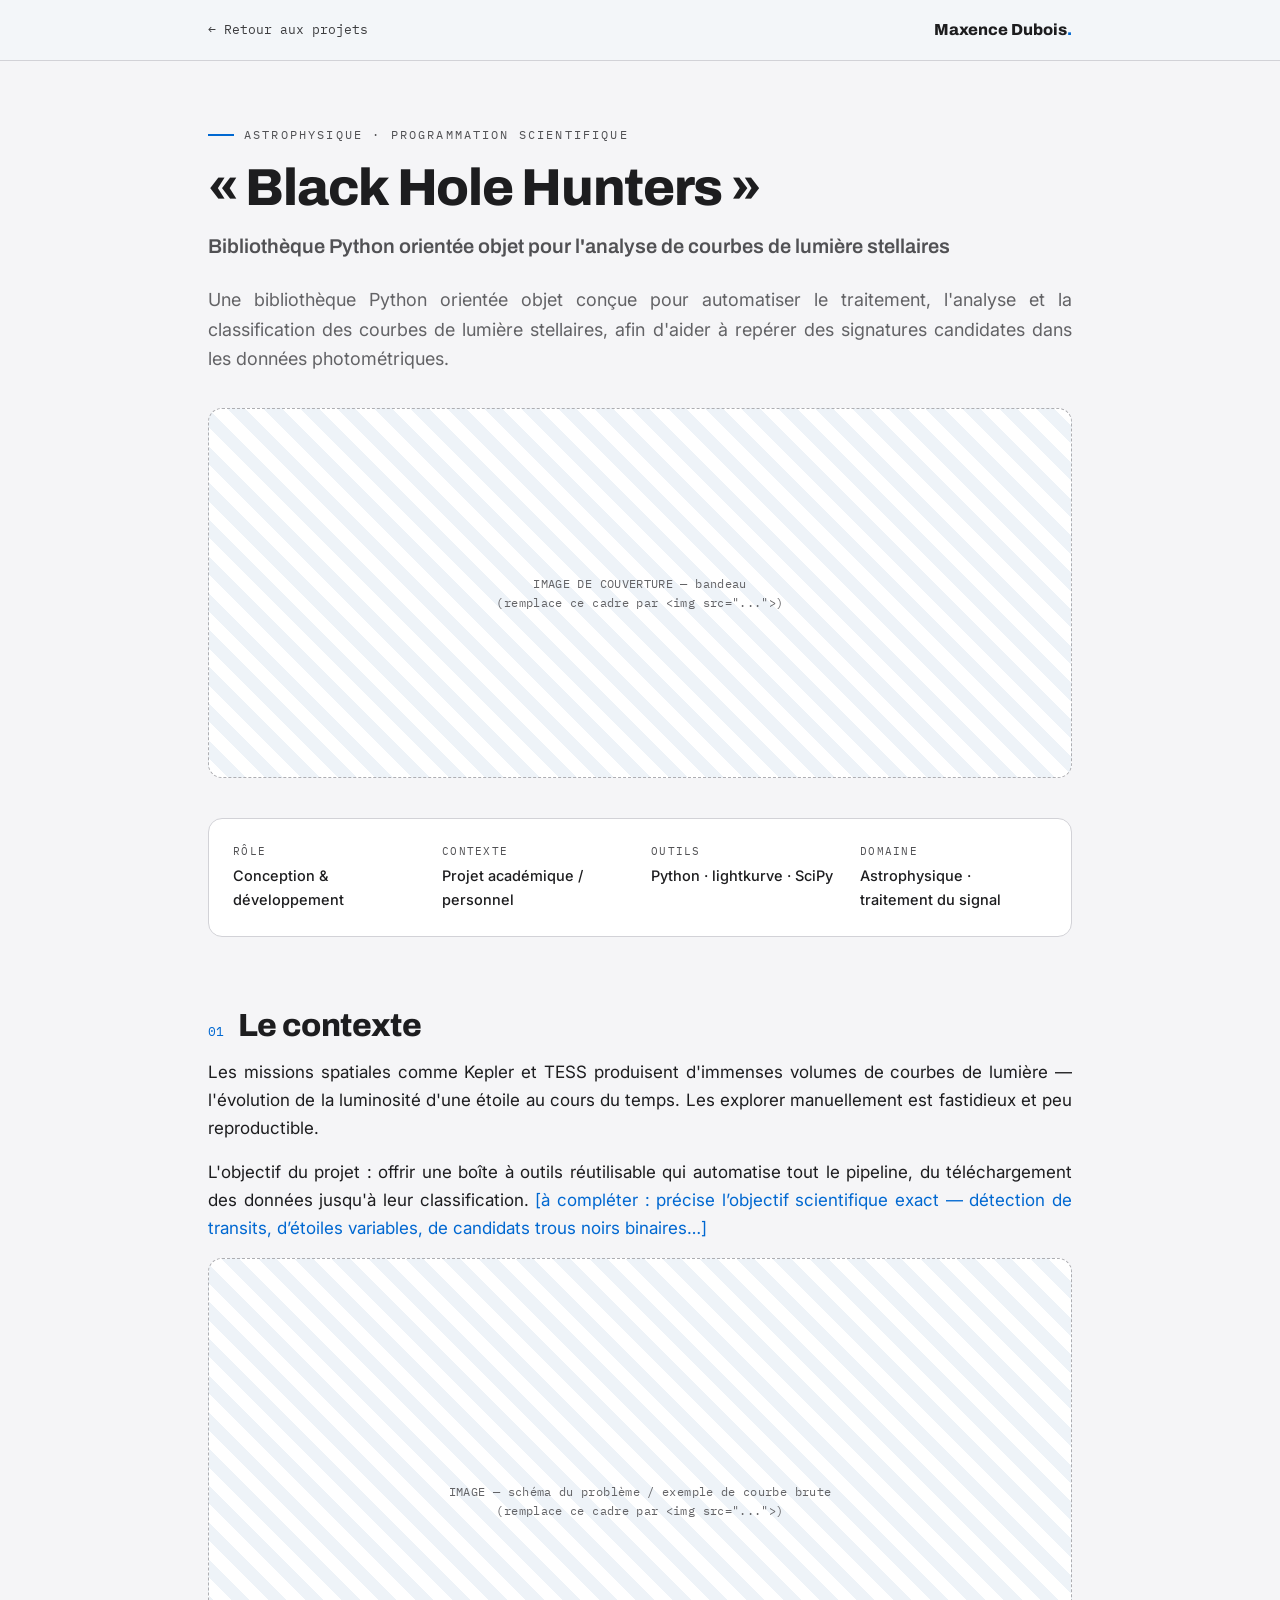
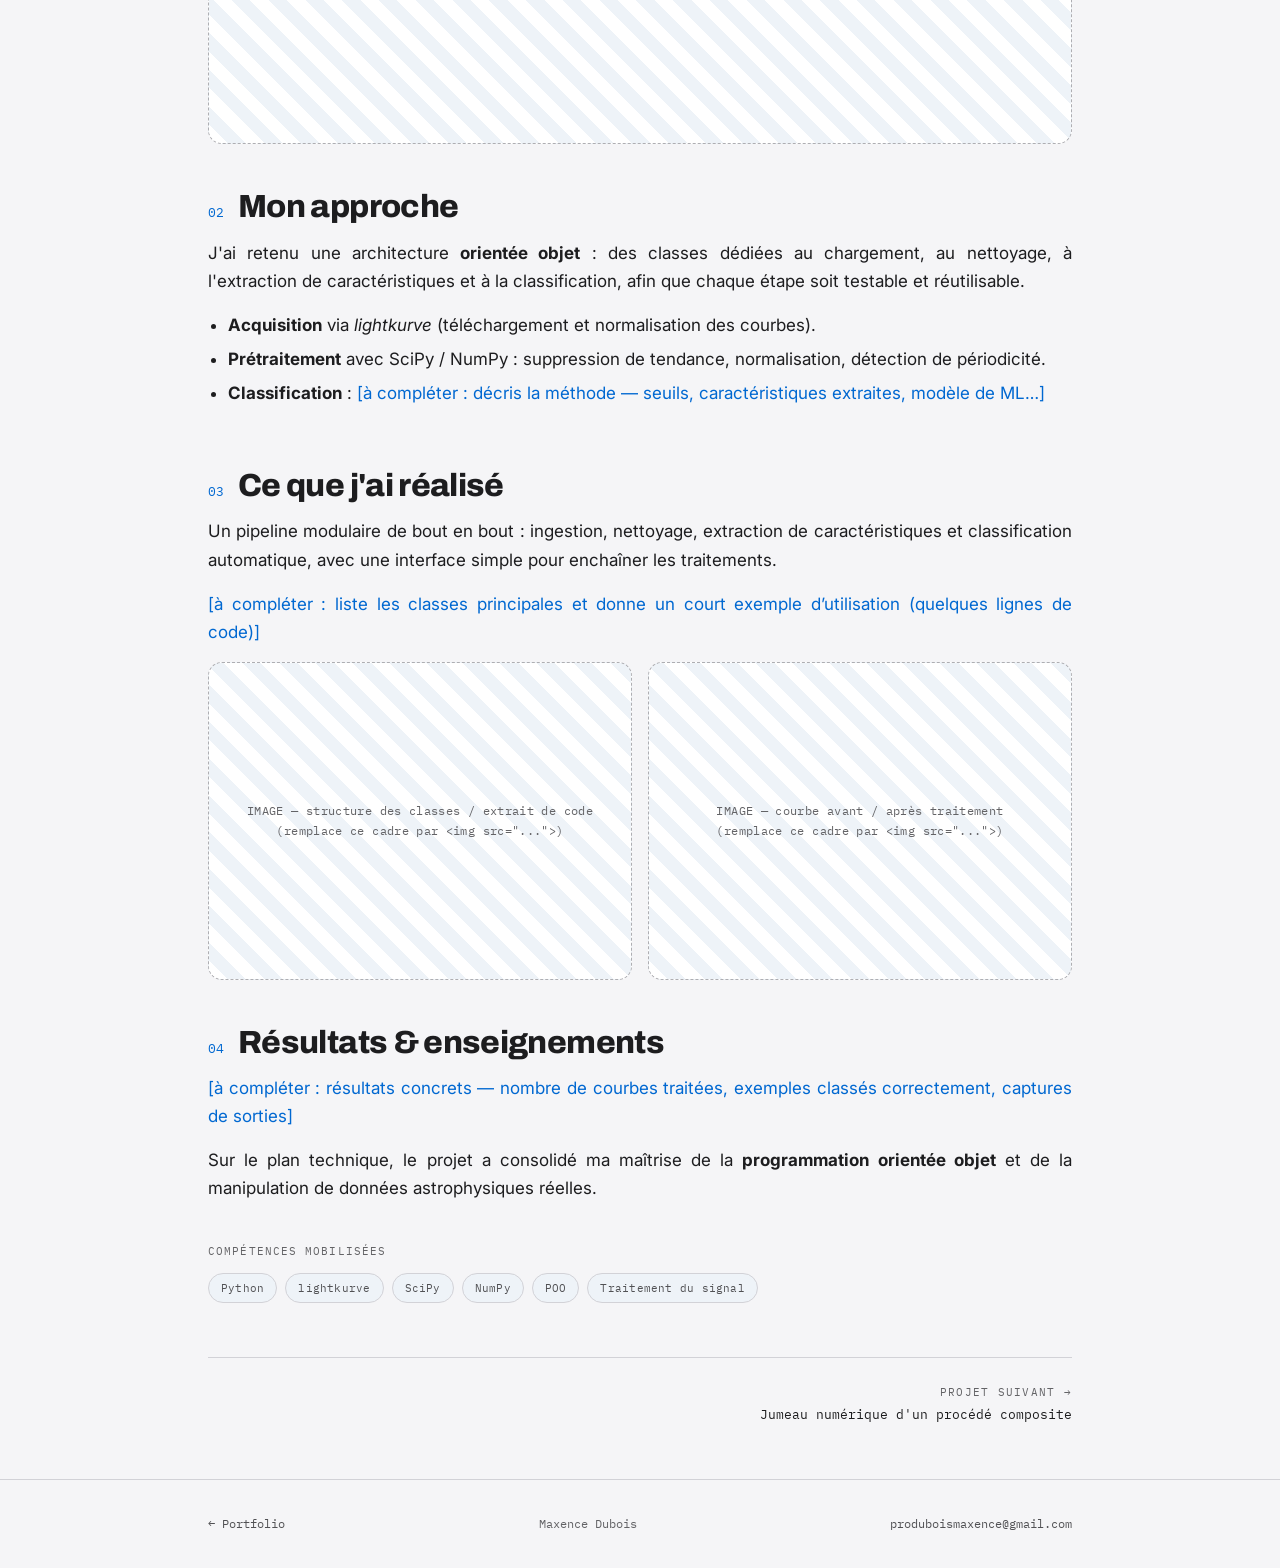
<file: Projet black hole hunters.html>
<!doctype html>
<html lang="fr">
<head>
<meta charset="utf-8">
<meta name="viewport" content="width=device-width, initial-scale=1">
<title>« Black Hole Hunters » — Maxence Dubois</title>
<meta name="description" content="Bibliothèque Python pour le traitement et la classification de courbes de lumière stellaires.">
<link rel="preconnect" href="https://fonts.googleapis.com">
<link rel="preconnect" href="https://fonts.gstatic.com" crossorigin>
<link href="https://fonts.googleapis.com/css2?family=Archivo:wght@500;600;700;800&family=Inter:wght@400;500;600&family=IBM+Plex+Mono:wght@400;500&display=swap" rel="stylesheet">
<link rel="stylesheet" href="projet.css">
</head>
<body>

<header class="bar">
  <div class="wrap bar-inner">
    <a class="back" href="index.html#projets"><span>←</span> Retour aux projets</a>
    <a class="brand" href="index.html">Maxence Dubois<span class="dot">.</span></a>
  </div>
</header>

<div class="wrap">
  <section class="p-hero">
    <p class="eyebrow">Astrophysique · Programmation scientifique</p>
    <h1>« Black Hole Hunters »</h1>
    <p class="subtitle">Bibliothèque Python orientée objet pour l'analyse de courbes de lumière stellaires</p>
    <p class="summary">Une bibliothèque Python orientée objet conçue pour automatiser le traitement, l'analyse et la classification des courbes de lumière stellaires, afin d'aider à repérer des signatures candidates dans les données photométriques.</p>
    <div class="banner ph"><!-- Image de couverture : remplace par <img src="images/couverture.jpg" alt="..."> -->IMAGE DE COUVERTURE — bandeau<br>(remplace ce cadre par &lt;img src="..."&gt;)</div>
    <div class="meta"><div><span class="k">Rôle</span><span class="v">Conception & développement</span></div><div><span class="k">Contexte</span><span class="v">Projet académique / personnel</span></div><div><span class="k">Outils</span><span class="v">Python · lightkurve · SciPy</span></div><div><span class="k">Domaine</span><span class="v">Astrophysique · traitement du signal</span></div></div>
  </section>

  <section class="p-sec reveal">
    <div class="lead"><span class="n">01</span><h2>Le contexte</h2></div>
    <p>Les missions spatiales comme Kepler et TESS produisent d'immenses volumes de courbes de lumière — l'évolution de la luminosité d'une étoile au cours du temps. Les explorer manuellement est fastidieux et peu reproductible.</p><p>L'objectif du projet : offrir une boîte à outils réutilisable qui automatise tout le pipeline, du téléchargement des données jusqu'à leur classification. <span class="fill">[à compléter : précise l’objectif scientifique exact — détection de transits, d’étoiles variables, de candidats trous noirs binaires…]</span></p><div class="ph"><!-- Remplace ce bloc par : <img src="images/mon-image.jpg" alt="..."> -->IMAGE — schéma du problème / exemple de courbe brute<br>(remplace ce cadre par &lt;img src="..."&gt;)</div>
  </section>

  <section class="p-sec reveal">
    <div class="lead"><span class="n">02</span><h2>Mon approche</h2></div>
    <p>J'ai retenu une architecture <strong>orientée objet</strong> : des classes dédiées au chargement, au nettoyage, à l'extraction de caractéristiques et à la classification, afin que chaque étape soit testable et réutilisable.</p><ul><li><strong>Acquisition</strong> via <em>lightkurve</em> (téléchargement et normalisation des courbes).</li><li><strong>Prétraitement</strong> avec SciPy / NumPy : suppression de tendance, normalisation, détection de périodicité.</li><li><strong>Classification</strong> : <span class="fill">[à compléter : décris la méthode — seuils, caractéristiques extraites, modèle de ML…]</span></li></ul>
  </section>

  <section class="p-sec reveal">
    <div class="lead"><span class="n">03</span><h2>Ce que j'ai réalisé</h2></div>
    <p>Un pipeline modulaire de bout en bout : ingestion, nettoyage, extraction de caractéristiques et classification automatique, avec une interface simple pour enchaîner les traitements.</p><p><span class="fill">[à compléter : liste les classes principales et donne un court exemple d’utilisation (quelques lignes de code)]</span></p><div class="gallery"><div class="ph"><!-- Remplace ce bloc par : <img src="images/mon-image.jpg" alt="..."> -->IMAGE — structure des classes / extrait de code<br>(remplace ce cadre par &lt;img src="..."&gt;)</div><div class="ph"><!-- Remplace ce bloc par : <img src="images/mon-image.jpg" alt="..."> -->IMAGE — courbe avant / après traitement<br>(remplace ce cadre par &lt;img src="..."&gt;)</div></div>
  </section>

  <section class="p-sec reveal">
    <div class="lead"><span class="n">04</span><h2>Résultats & enseignements</h2></div>
    <p><span class="fill">[à compléter : résultats concrets — nombre de courbes traitées, exemples classés correctement, captures de sorties]</span></p><p>Sur le plan technique, le projet a consolidé ma maîtrise de la <strong>programmation orientée objet</strong> et de la manipulation de données astrophysiques réelles.</p>
  </section>

  <div class="p-tags">
    <span class="lbl">Compétences mobilisées</span>
    <span class="tag">Python</span><span class="tag">lightkurve</span><span class="tag">SciPy</span><span class="tag">NumPy</span><span class="tag">POO</span><span class="tag">Traitement du signal</span>
  </div>

  <nav class="pager">

    <a class="next" href="projet-jumeau-numerique.html"><span class="dir">Projet suivant →</span>Jumeau numérique d&#x27;un procédé composite</a>
  </nav>
</div>

<footer>
  <div class="wrap foot-inner">
    <a href="index.html">← Portfolio</a>
    <p>Maxence Dubois</p>
    <a href="mailto:produboismaxence@gmail.com">produboismaxence@gmail.com</a>
  </div>
</footer>

<script>
  const io = new IntersectionObserver((es)=>{es.forEach(e=>{if(e.isIntersecting){e.target.classList.add('in');io.unobserve(e.target);}});},{threshold:.12});
  document.querySelectorAll('.reveal').forEach(el=>io.observe(el));
</script>
</body>
</html>
</file>
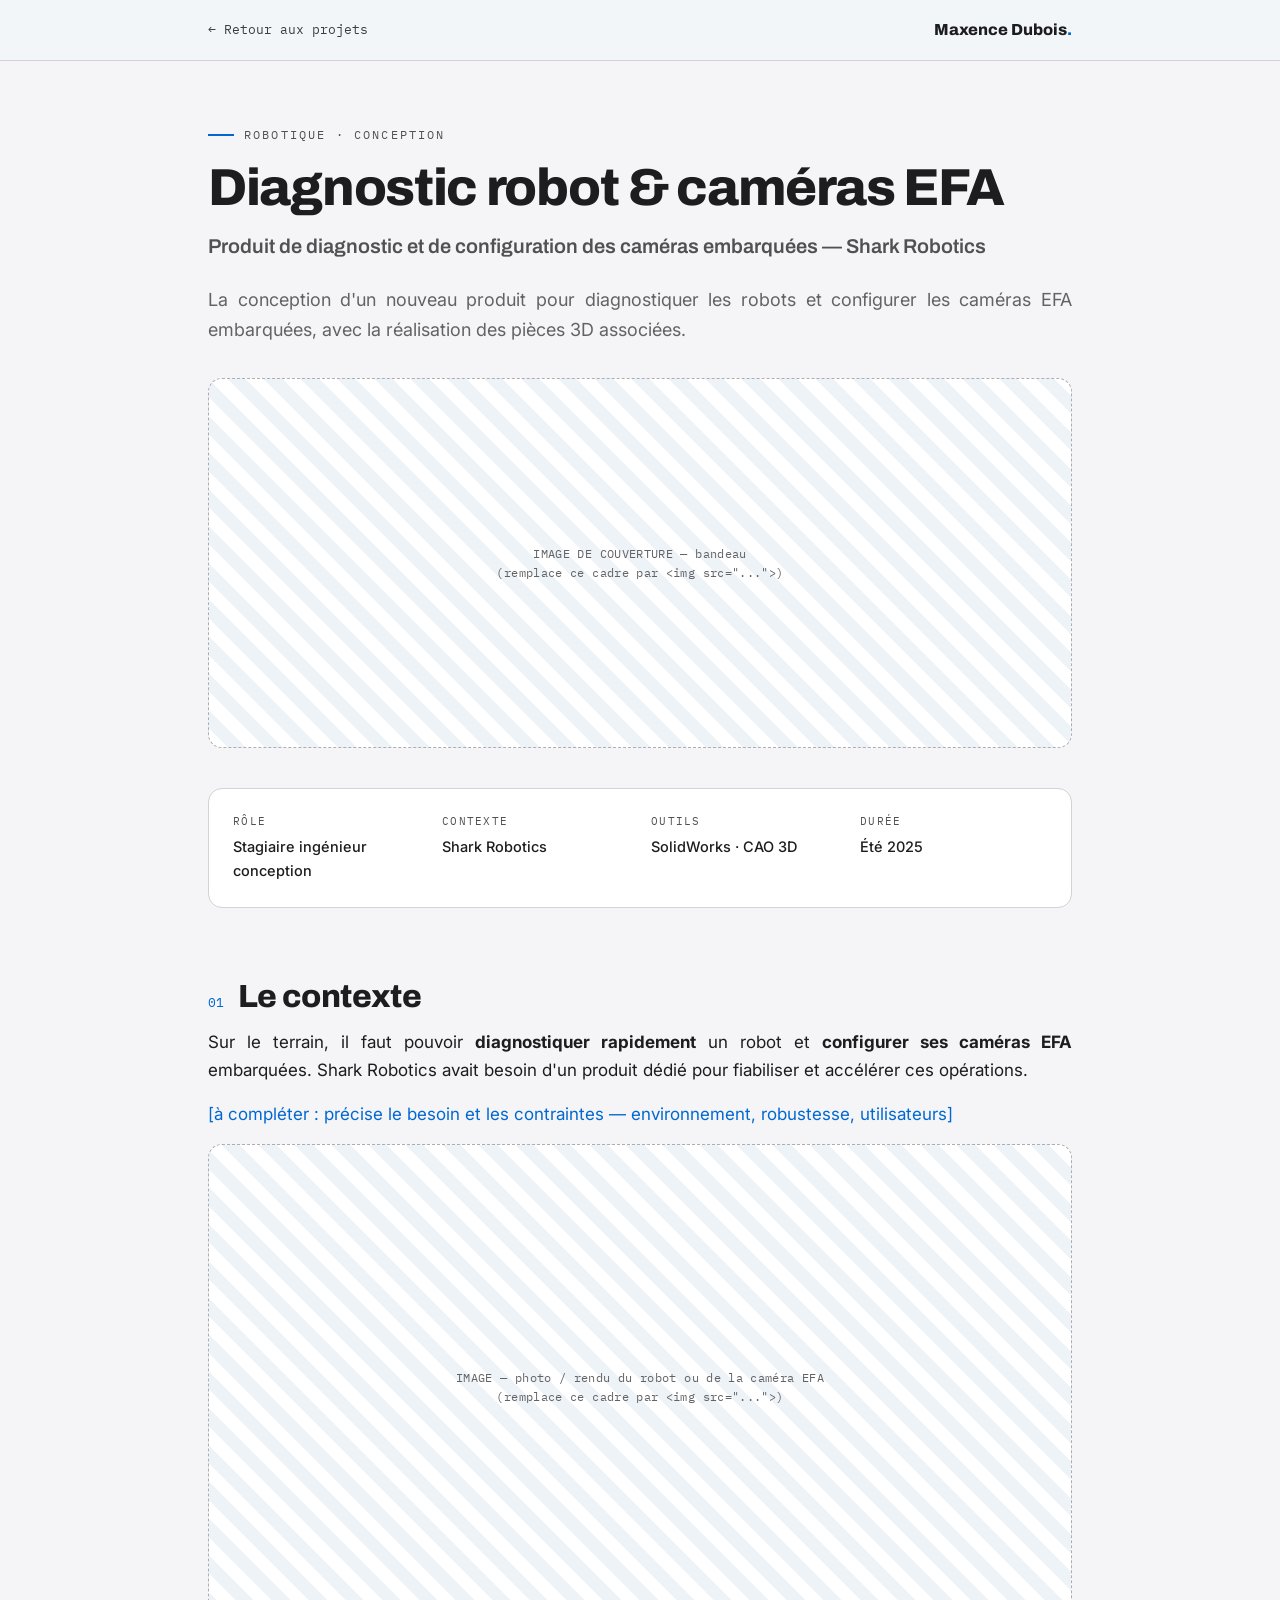
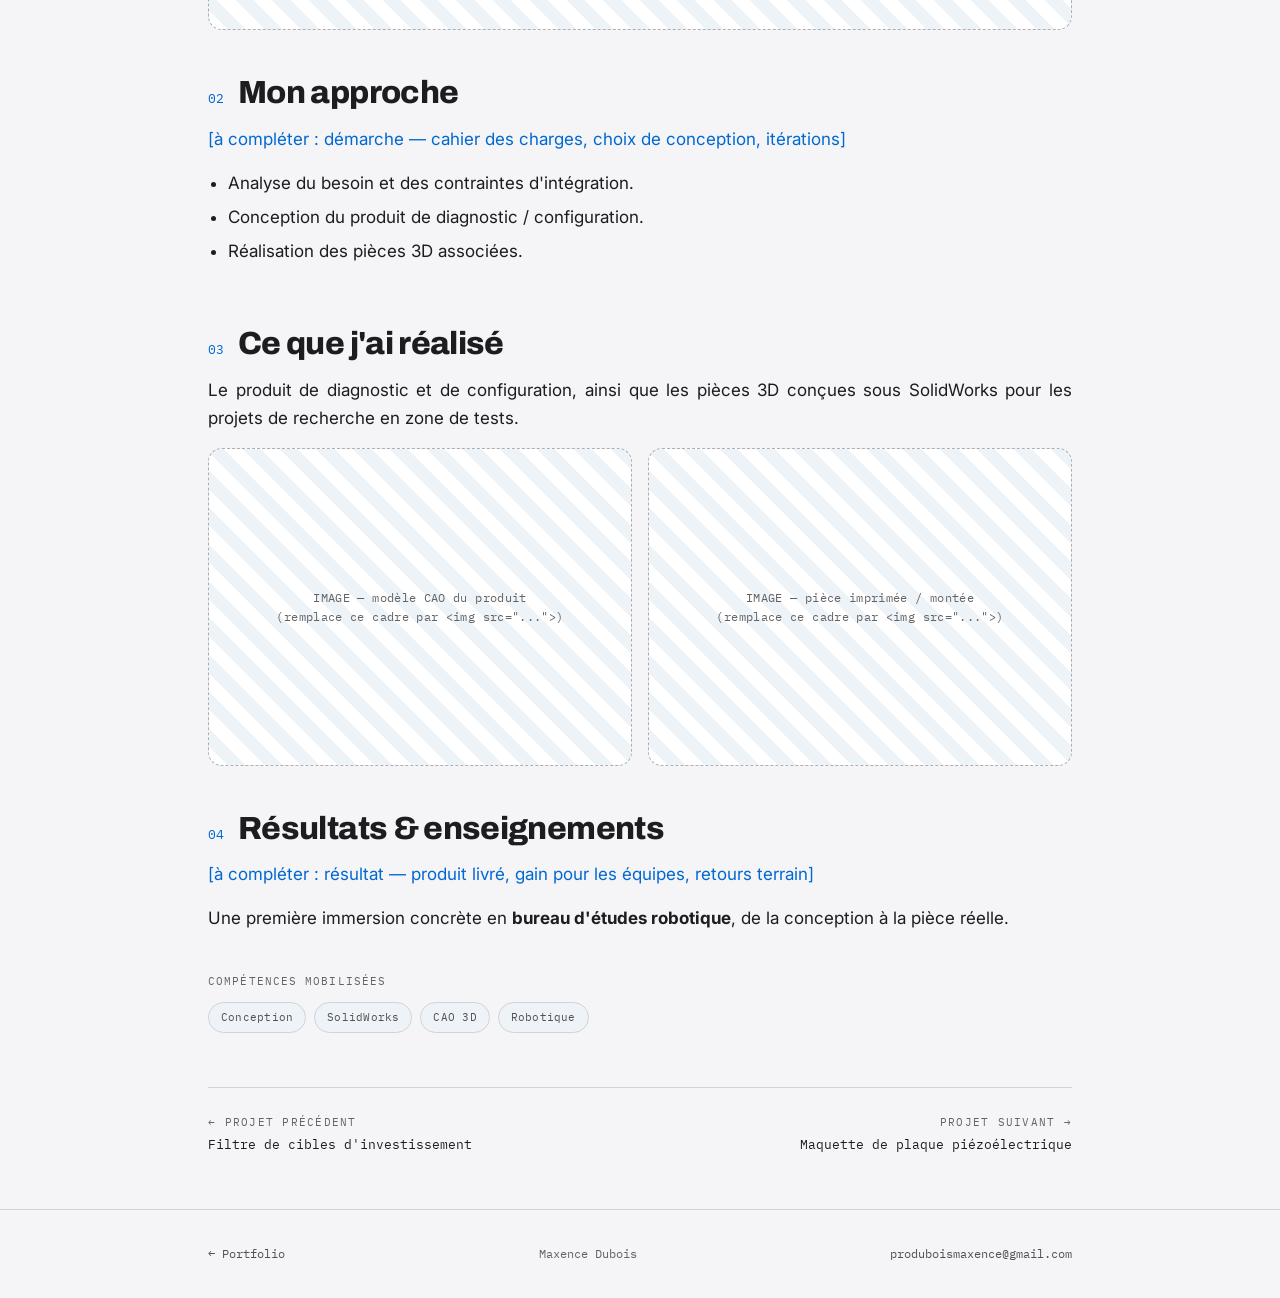
<file: Projet diagnostic robot.html>
<!doctype html>
<html lang="fr">
<head>
<meta charset="utf-8">
<meta name="viewport" content="width=device-width, initial-scale=1">
<title>Diagnostic robot & caméras EFA — Maxence Dubois</title>
<meta name="description" content="Conception d'un produit de diagnostic robot et de configuration des caméras EFA chez Shark Robotics.">
<link rel="preconnect" href="https://fonts.googleapis.com">
<link rel="preconnect" href="https://fonts.gstatic.com" crossorigin>
<link href="https://fonts.googleapis.com/css2?family=Archivo:wght@500;600;700;800&family=Inter:wght@400;500;600&family=IBM+Plex+Mono:wght@400;500&display=swap" rel="stylesheet">
<link rel="stylesheet" href="projet.css">
</head>
<body>

<header class="bar">
  <div class="wrap bar-inner">
    <a class="back" href="index.html#projets"><span>←</span> Retour aux projets</a>
    <a class="brand" href="index.html">Maxence Dubois<span class="dot">.</span></a>
  </div>
</header>

<div class="wrap">
  <section class="p-hero">
    <p class="eyebrow">Robotique · Conception</p>
    <h1>Diagnostic robot & caméras EFA</h1>
    <p class="subtitle">Produit de diagnostic et de configuration des caméras embarquées — Shark Robotics</p>
    <p class="summary">La conception d'un nouveau produit pour diagnostiquer les robots et configurer les caméras EFA embarquées, avec la réalisation des pièces 3D associées.</p>
    <div class="banner ph"><!-- Image de couverture : remplace par <img src="images/couverture.jpg" alt="..."> -->IMAGE DE COUVERTURE — bandeau<br>(remplace ce cadre par &lt;img src="..."&gt;)</div>
    <div class="meta"><div><span class="k">Rôle</span><span class="v">Stagiaire ingénieur conception</span></div><div><span class="k">Contexte</span><span class="v">Shark Robotics</span></div><div><span class="k">Outils</span><span class="v">SolidWorks · CAO 3D</span></div><div><span class="k">Durée</span><span class="v">Été 2025</span></div></div>
  </section>

  <section class="p-sec reveal">
    <div class="lead"><span class="n">01</span><h2>Le contexte</h2></div>
    <p>Sur le terrain, il faut pouvoir <strong>diagnostiquer rapidement</strong> un robot et <strong>configurer ses caméras EFA</strong> embarquées. Shark Robotics avait besoin d'un produit dédié pour fiabiliser et accélérer ces opérations.</p><p><span class="fill">[à compléter : précise le besoin et les contraintes — environnement, robustesse, utilisateurs]</span></p><div class="ph"><!-- Remplace ce bloc par : <img src="images/mon-image.jpg" alt="..."> -->IMAGE — photo / rendu du robot ou de la caméra EFA<br>(remplace ce cadre par &lt;img src="..."&gt;)</div>
  </section>

  <section class="p-sec reveal">
    <div class="lead"><span class="n">02</span><h2>Mon approche</h2></div>
    <p><span class="fill">[à compléter : démarche — cahier des charges, choix de conception, itérations]</span></p><ul><li>Analyse du besoin et des contraintes d'intégration.</li><li>Conception du produit de diagnostic / configuration.</li><li>Réalisation des pièces 3D associées.</li></ul>
  </section>

  <section class="p-sec reveal">
    <div class="lead"><span class="n">03</span><h2>Ce que j'ai réalisé</h2></div>
    <p>Le produit de diagnostic et de configuration, ainsi que les pièces 3D conçues sous SolidWorks pour les projets de recherche en zone de tests.</p><div class="gallery"><div class="ph"><!-- Remplace ce bloc par : <img src="images/mon-image.jpg" alt="..."> -->IMAGE — modèle CAO du produit<br>(remplace ce cadre par &lt;img src="..."&gt;)</div><div class="ph"><!-- Remplace ce bloc par : <img src="images/mon-image.jpg" alt="..."> -->IMAGE — pièce imprimée / montée<br>(remplace ce cadre par &lt;img src="..."&gt;)</div></div>
  </section>

  <section class="p-sec reveal">
    <div class="lead"><span class="n">04</span><h2>Résultats & enseignements</h2></div>
    <p><span class="fill">[à compléter : résultat — produit livré, gain pour les équipes, retours terrain]</span></p><p>Une première immersion concrète en <strong>bureau d'études robotique</strong>, de la conception à la pièce réelle.</p>
  </section>

  <div class="p-tags">
    <span class="lbl">Compétences mobilisées</span>
    <span class="tag">Conception</span><span class="tag">SolidWorks</span><span class="tag">CAO 3D</span><span class="tag">Robotique</span>
  </div>

  <nav class="pager">
    <a class="prev" href="projet-filtre-investissement.html"><span class="dir">← Projet précédent</span>Filtre de cibles d&#x27;investissement</a>
    <a class="next" href="projet-plaque-piezoelectrique.html"><span class="dir">Projet suivant →</span>Maquette de plaque piézoélectrique</a>
  </nav>
</div>

<footer>
  <div class="wrap foot-inner">
    <a href="index.html">← Portfolio</a>
    <p>Maxence Dubois</p>
    <a href="mailto:produboismaxence@gmail.com">produboismaxence@gmail.com</a>
  </div>
</footer>

<script>
  const io = new IntersectionObserver((es)=>{es.forEach(e=>{if(e.isIntersecting){e.target.classList.add('in');io.unobserve(e.target);}});},{threshold:.12});
  document.querySelectorAll('.reveal').forEach(el=>io.observe(el));
</script>
</body>
</html>
</file>
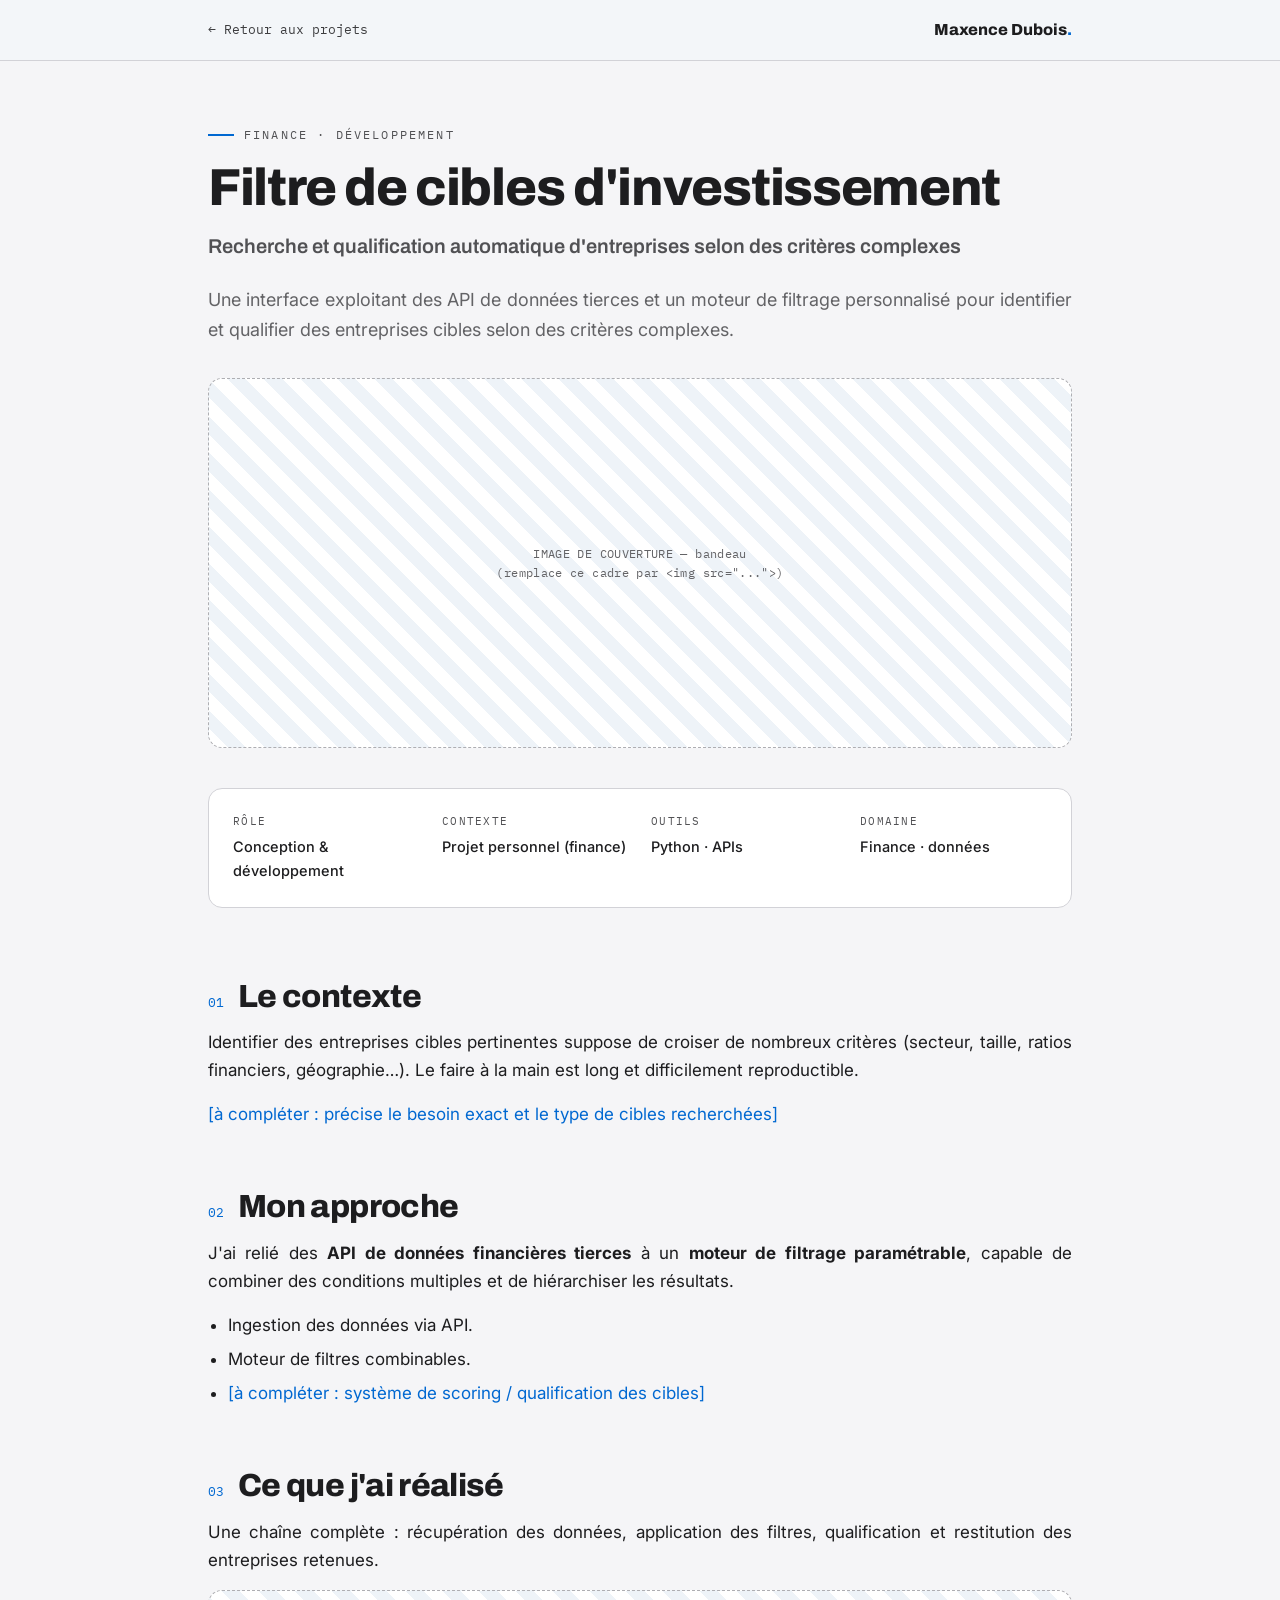
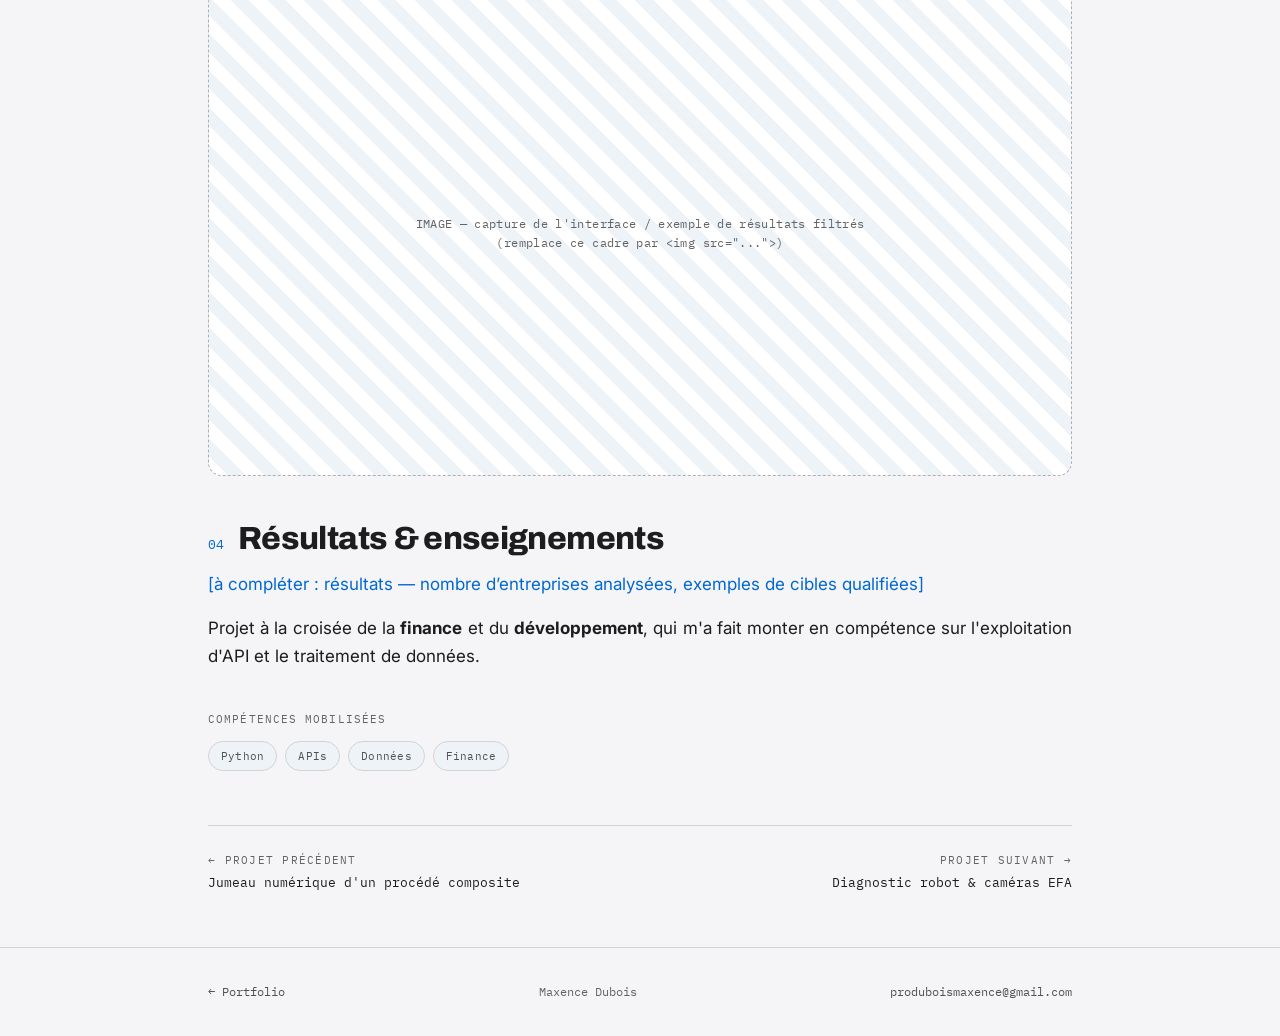
<file: Projet filtre investissement.html>
<!doctype html>
<html lang="fr">
<head>
<meta charset="utf-8">
<meta name="viewport" content="width=device-width, initial-scale=1">
<title>Filtre de cibles d'investissement — Maxence Dubois</title>
<meta name="description" content="Outil Python exploitant des API financières pour filtrer et qualifier des entreprises cibles.">
<link rel="preconnect" href="https://fonts.googleapis.com">
<link rel="preconnect" href="https://fonts.gstatic.com" crossorigin>
<link href="https://fonts.googleapis.com/css2?family=Archivo:wght@500;600;700;800&family=Inter:wght@400;500;600&family=IBM+Plex+Mono:wght@400;500&display=swap" rel="stylesheet">
<link rel="stylesheet" href="projet.css">
</head>
<body>

<header class="bar">
  <div class="wrap bar-inner">
    <a class="back" href="index.html#projets"><span>←</span> Retour aux projets</a>
    <a class="brand" href="index.html">Maxence Dubois<span class="dot">.</span></a>
  </div>
</header>

<div class="wrap">
  <section class="p-hero">
    <p class="eyebrow">Finance · Développement</p>
    <h1>Filtre de cibles d'investissement</h1>
    <p class="subtitle">Recherche et qualification automatique d'entreprises selon des critères complexes</p>
    <p class="summary">Une interface exploitant des API de données tierces et un moteur de filtrage personnalisé pour identifier et qualifier des entreprises cibles selon des critères complexes.</p>
    <div class="banner ph"><!-- Image de couverture : remplace par <img src="images/couverture.jpg" alt="..."> -->IMAGE DE COUVERTURE — bandeau<br>(remplace ce cadre par &lt;img src="..."&gt;)</div>
    <div class="meta"><div><span class="k">Rôle</span><span class="v">Conception & développement</span></div><div><span class="k">Contexte</span><span class="v">Projet personnel (finance)</span></div><div><span class="k">Outils</span><span class="v">Python · APIs</span></div><div><span class="k">Domaine</span><span class="v">Finance · données</span></div></div>
  </section>

  <section class="p-sec reveal">
    <div class="lead"><span class="n">01</span><h2>Le contexte</h2></div>
    <p>Identifier des entreprises cibles pertinentes suppose de croiser de nombreux critères (secteur, taille, ratios financiers, géographie…). Le faire à la main est long et difficilement reproductible.</p><p><span class="fill">[à compléter : précise le besoin exact et le type de cibles recherchées]</span></p>
  </section>

  <section class="p-sec reveal">
    <div class="lead"><span class="n">02</span><h2>Mon approche</h2></div>
    <p>J'ai relié des <strong>API de données financières tierces</strong> à un <strong>moteur de filtrage paramétrable</strong>, capable de combiner des conditions multiples et de hiérarchiser les résultats.</p><ul><li>Ingestion des données via API.</li><li>Moteur de filtres combinables.</li><li><span class="fill">[à compléter : système de scoring / qualification des cibles]</span></li></ul>
  </section>

  <section class="p-sec reveal">
    <div class="lead"><span class="n">03</span><h2>Ce que j'ai réalisé</h2></div>
    <p>Une chaîne complète : récupération des données, application des filtres, qualification et restitution des entreprises retenues.</p><div class="ph"><!-- Remplace ce bloc par : <img src="images/mon-image.jpg" alt="..."> -->IMAGE — capture de l'interface / exemple de résultats filtrés<br>(remplace ce cadre par &lt;img src="..."&gt;)</div>
  </section>

  <section class="p-sec reveal">
    <div class="lead"><span class="n">04</span><h2>Résultats & enseignements</h2></div>
    <p><span class="fill">[à compléter : résultats — nombre d’entreprises analysées, exemples de cibles qualifiées]</span></p><p>Projet à la croisée de la <strong>finance</strong> et du <strong>développement</strong>, qui m'a fait monter en compétence sur l'exploitation d'API et le traitement de données.</p>
  </section>

  <div class="p-tags">
    <span class="lbl">Compétences mobilisées</span>
    <span class="tag">Python</span><span class="tag">APIs</span><span class="tag">Données</span><span class="tag">Finance</span>
  </div>

  <nav class="pager">
    <a class="prev" href="projet-jumeau-numerique.html"><span class="dir">← Projet précédent</span>Jumeau numérique d&#x27;un procédé composite</a>
    <a class="next" href="projet-diagnostic-robot.html"><span class="dir">Projet suivant →</span>Diagnostic robot &amp; caméras EFA</a>
  </nav>
</div>

<footer>
  <div class="wrap foot-inner">
    <a href="index.html">← Portfolio</a>
    <p>Maxence Dubois</p>
    <a href="mailto:produboismaxence@gmail.com">produboismaxence@gmail.com</a>
  </div>
</footer>

<script>
  const io = new IntersectionObserver((es)=>{es.forEach(e=>{if(e.isIntersecting){e.target.classList.add('in');io.unobserve(e.target);}});},{threshold:.12});
  document.querySelectorAll('.reveal').forEach(el=>io.observe(el));
</script>
</body>
</html>
</file>
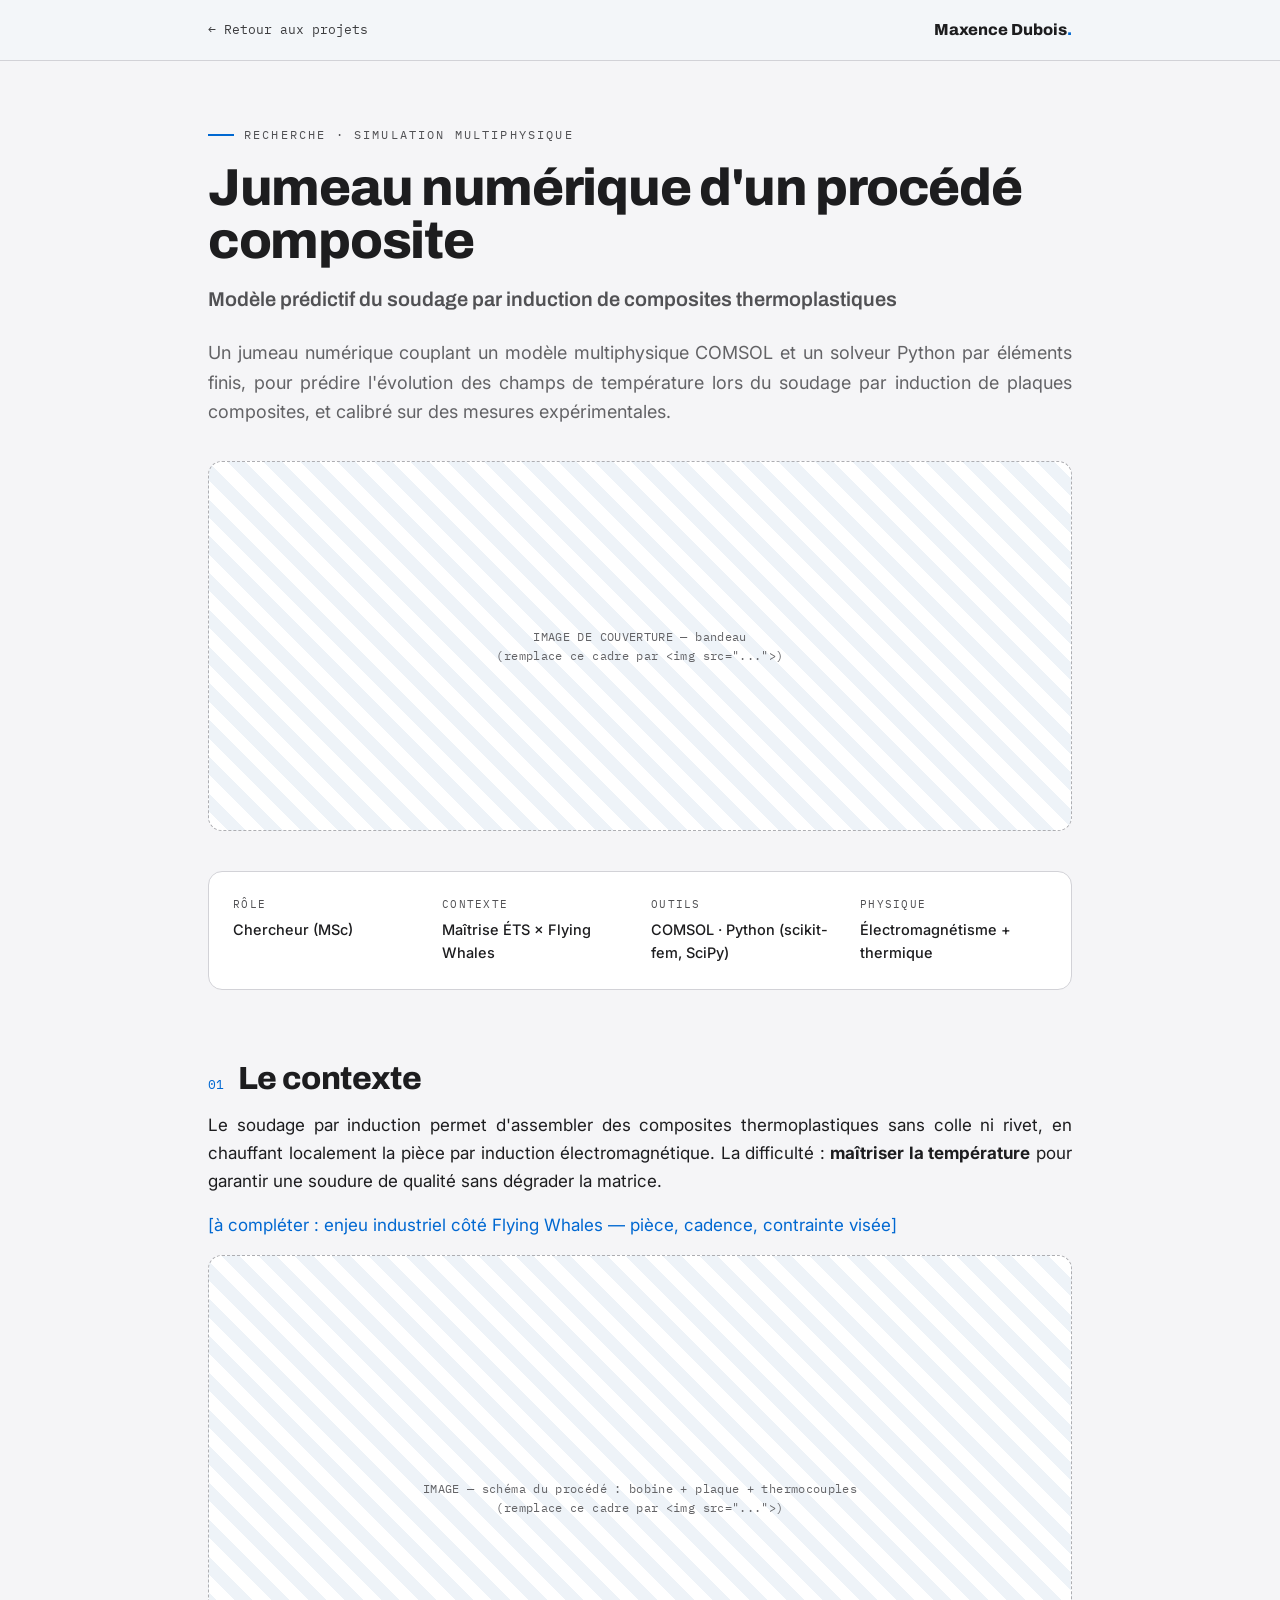
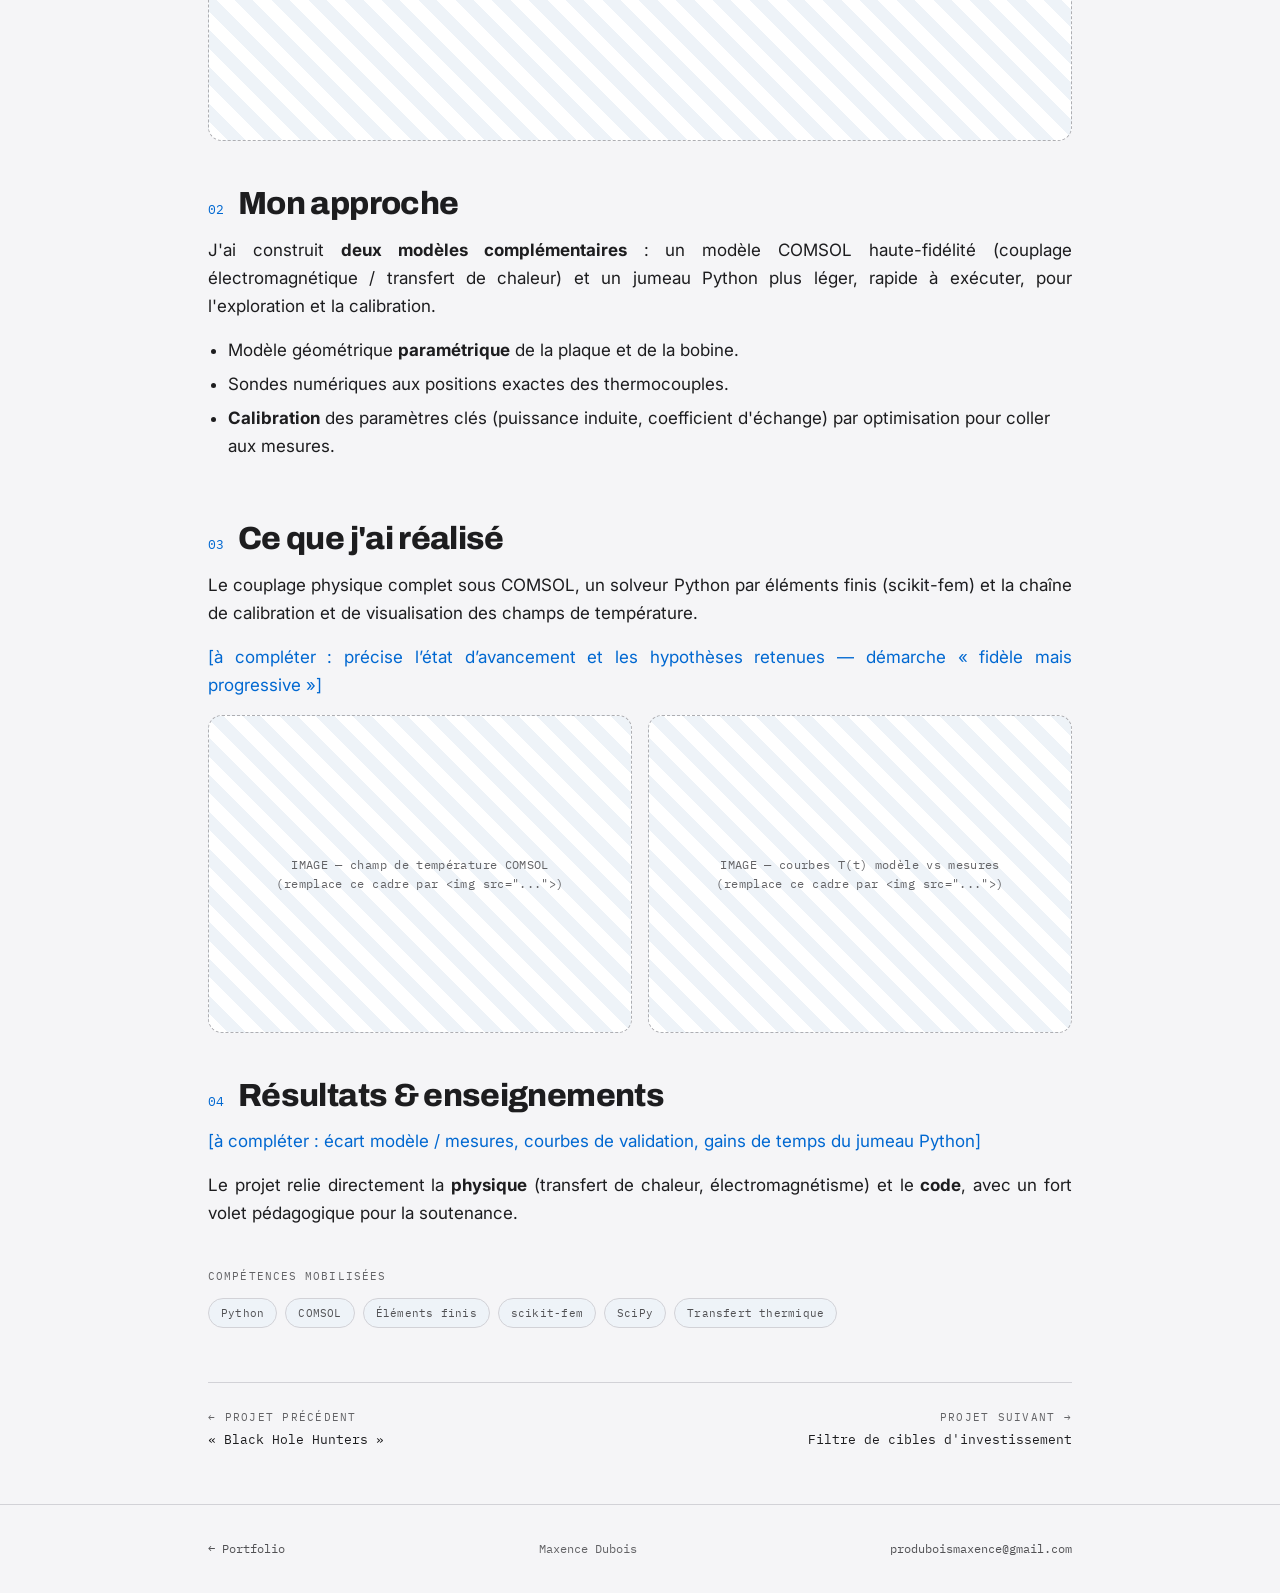
<file: Projet jumeau numerique.html>
<!doctype html>
<html lang="fr">
<head>
<meta charset="utf-8">
<meta name="viewport" content="width=device-width, initial-scale=1">
<title>Jumeau numérique d'un procédé composite — Maxence Dubois</title>
<meta name="description" content="Jumeau numérique couplant COMSOL et un solveur Python pour le soudage par induction de composites.">
<link rel="preconnect" href="https://fonts.googleapis.com">
<link rel="preconnect" href="https://fonts.gstatic.com" crossorigin>
<link href="https://fonts.googleapis.com/css2?family=Archivo:wght@500;600;700;800&family=Inter:wght@400;500;600&family=IBM+Plex+Mono:wght@400;500&display=swap" rel="stylesheet">
<link rel="stylesheet" href="projet.css">
</head>
<body>

<header class="bar">
  <div class="wrap bar-inner">
    <a class="back" href="index.html#projets"><span>←</span> Retour aux projets</a>
    <a class="brand" href="index.html">Maxence Dubois<span class="dot">.</span></a>
  </div>
</header>

<div class="wrap">
  <section class="p-hero">
    <p class="eyebrow">Recherche · Simulation multiphysique</p>
    <h1>Jumeau numérique d'un procédé composite</h1>
    <p class="subtitle">Modèle prédictif du soudage par induction de composites thermoplastiques</p>
    <p class="summary">Un jumeau numérique couplant un modèle multiphysique COMSOL et un solveur Python par éléments finis, pour prédire l'évolution des champs de température lors du soudage par induction de plaques composites, et calibré sur des mesures expérimentales.</p>
    <div class="banner ph"><!-- Image de couverture : remplace par <img src="images/couverture.jpg" alt="..."> -->IMAGE DE COUVERTURE — bandeau<br>(remplace ce cadre par &lt;img src="..."&gt;)</div>
    <div class="meta"><div><span class="k">Rôle</span><span class="v">Chercheur (MSc)</span></div><div><span class="k">Contexte</span><span class="v">Maîtrise ÉTS × Flying Whales</span></div><div><span class="k">Outils</span><span class="v">COMSOL · Python (scikit-fem, SciPy)</span></div><div><span class="k">Physique</span><span class="v">Électromagnétisme + thermique</span></div></div>
  </section>

  <section class="p-sec reveal">
    <div class="lead"><span class="n">01</span><h2>Le contexte</h2></div>
    <p>Le soudage par induction permet d'assembler des composites thermoplastiques sans colle ni rivet, en chauffant localement la pièce par induction électromagnétique. La difficulté : <strong>maîtriser la température</strong> pour garantir une soudure de qualité sans dégrader la matrice.</p><p><span class="fill">[à compléter : enjeu industriel côté Flying Whales — pièce, cadence, contrainte visée]</span></p><div class="ph"><!-- Remplace ce bloc par : <img src="images/mon-image.jpg" alt="..."> -->IMAGE — schéma du procédé : bobine + plaque + thermocouples<br>(remplace ce cadre par &lt;img src="..."&gt;)</div>
  </section>

  <section class="p-sec reveal">
    <div class="lead"><span class="n">02</span><h2>Mon approche</h2></div>
    <p>J'ai construit <strong>deux modèles complémentaires</strong> : un modèle COMSOL haute-fidélité (couplage électromagnétique / transfert de chaleur) et un jumeau Python plus léger, rapide à exécuter, pour l'exploration et la calibration.</p><ul><li>Modèle géométrique <strong>paramétrique</strong> de la plaque et de la bobine.</li><li>Sondes numériques aux positions exactes des thermocouples.</li><li><strong>Calibration</strong> des paramètres clés (puissance induite, coefficient d'échange) par optimisation pour coller aux mesures.</li></ul>
  </section>

  <section class="p-sec reveal">
    <div class="lead"><span class="n">03</span><h2>Ce que j'ai réalisé</h2></div>
    <p>Le couplage physique complet sous COMSOL, un solveur Python par éléments finis (scikit-fem) et la chaîne de calibration et de visualisation des champs de température.</p><p><span class="fill">[à compléter : précise l’état d’avancement et les hypothèses retenues — démarche « fidèle mais progressive »]</span></p><div class="gallery"><div class="ph"><!-- Remplace ce bloc par : <img src="images/mon-image.jpg" alt="..."> -->IMAGE — champ de température COMSOL<br>(remplace ce cadre par &lt;img src="..."&gt;)</div><div class="ph"><!-- Remplace ce bloc par : <img src="images/mon-image.jpg" alt="..."> -->IMAGE — courbes T(t) modèle vs mesures<br>(remplace ce cadre par &lt;img src="..."&gt;)</div></div>
  </section>

  <section class="p-sec reveal">
    <div class="lead"><span class="n">04</span><h2>Résultats & enseignements</h2></div>
    <p><span class="fill">[à compléter : écart modèle / mesures, courbes de validation, gains de temps du jumeau Python]</span></p><p>Le projet relie directement la <strong>physique</strong> (transfert de chaleur, électromagnétisme) et le <strong>code</strong>, avec un fort volet pédagogique pour la soutenance.</p>
  </section>

  <div class="p-tags">
    <span class="lbl">Compétences mobilisées</span>
    <span class="tag">Python</span><span class="tag">COMSOL</span><span class="tag">Éléments finis</span><span class="tag">scikit-fem</span><span class="tag">SciPy</span><span class="tag">Transfert thermique</span>
  </div>

  <nav class="pager">
    <a class="prev" href="projet-black-hole-hunters.html"><span class="dir">← Projet précédent</span>« Black Hole Hunters »</a>
    <a class="next" href="projet-filtre-investissement.html"><span class="dir">Projet suivant →</span>Filtre de cibles d&#x27;investissement</a>
  </nav>
</div>

<footer>
  <div class="wrap foot-inner">
    <a href="index.html">← Portfolio</a>
    <p>Maxence Dubois</p>
    <a href="mailto:produboismaxence@gmail.com">produboismaxence@gmail.com</a>
  </div>
</footer>

<script>
  const io = new IntersectionObserver((es)=>{es.forEach(e=>{if(e.isIntersecting){e.target.classList.add('in');io.unobserve(e.target);}});},{threshold:.12});
  document.querySelectorAll('.reveal').forEach(el=>io.observe(el));
</script>
</body>
</html>
</file>
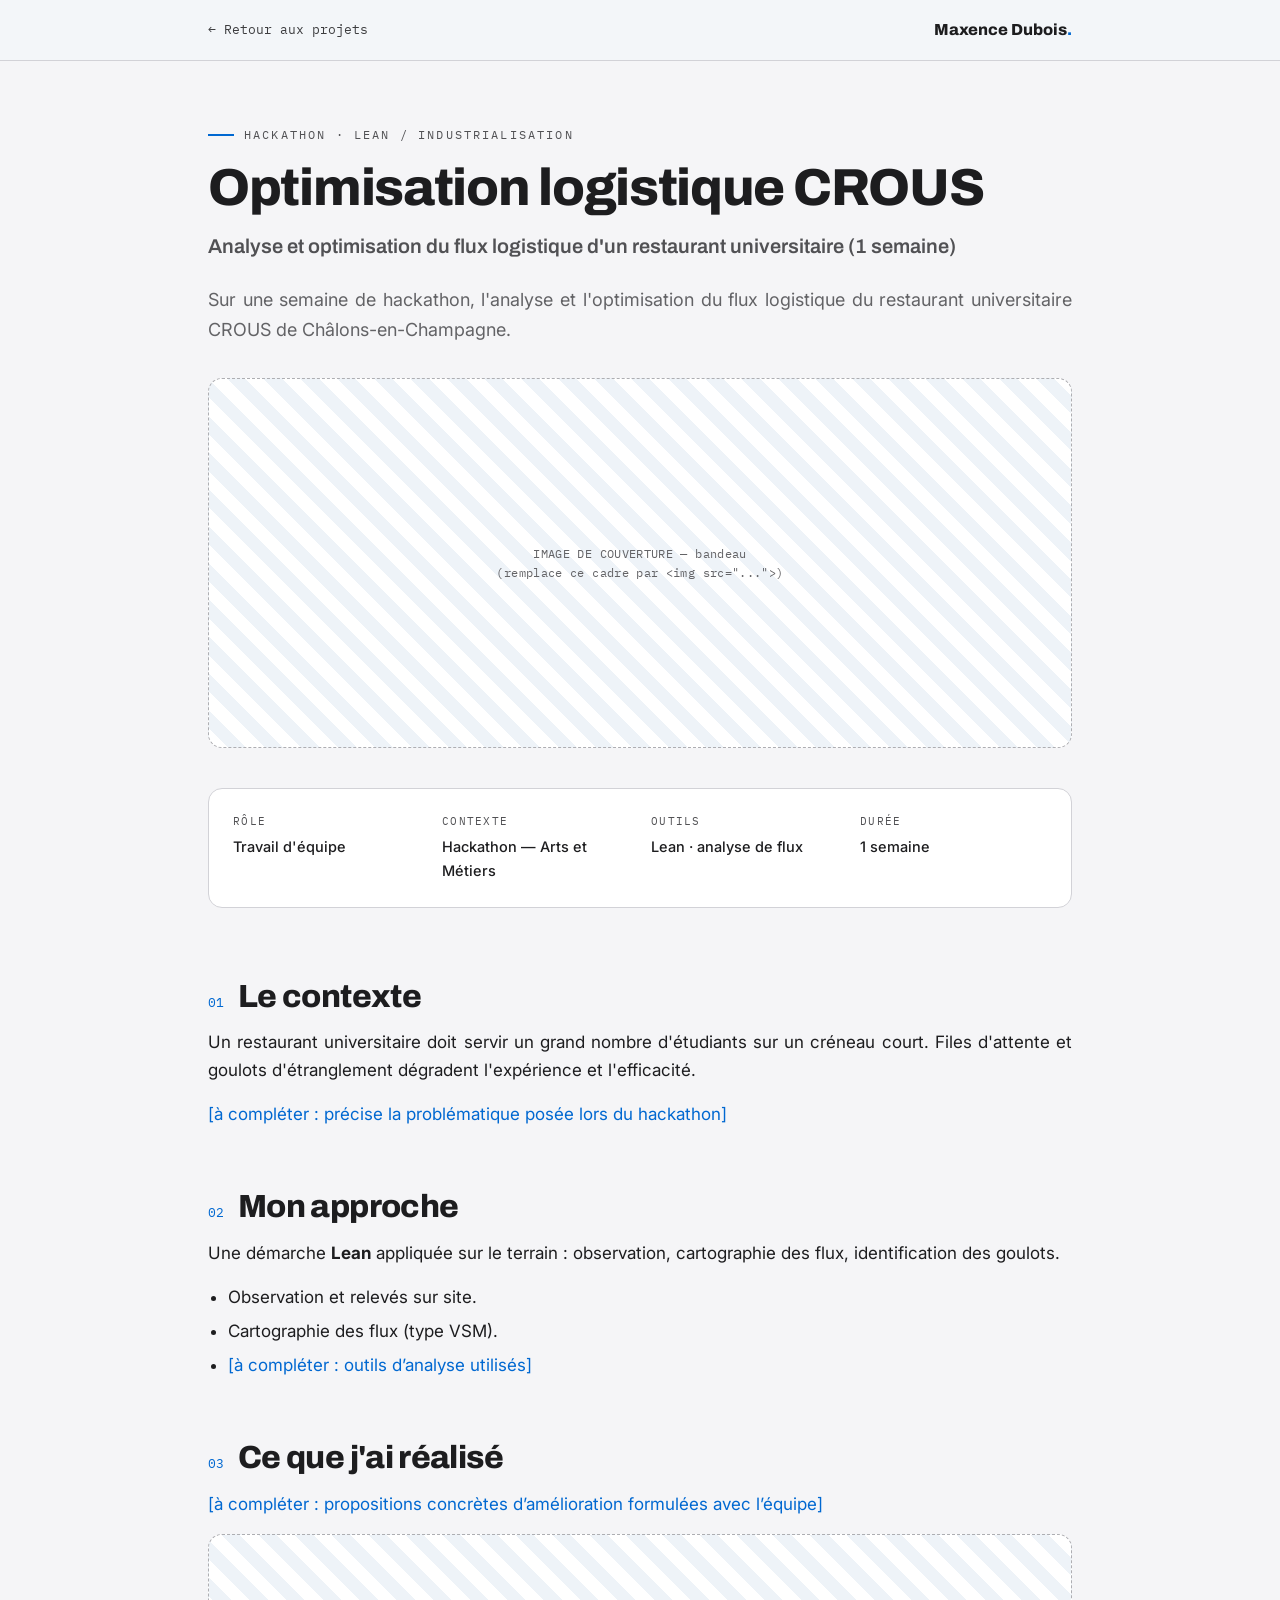
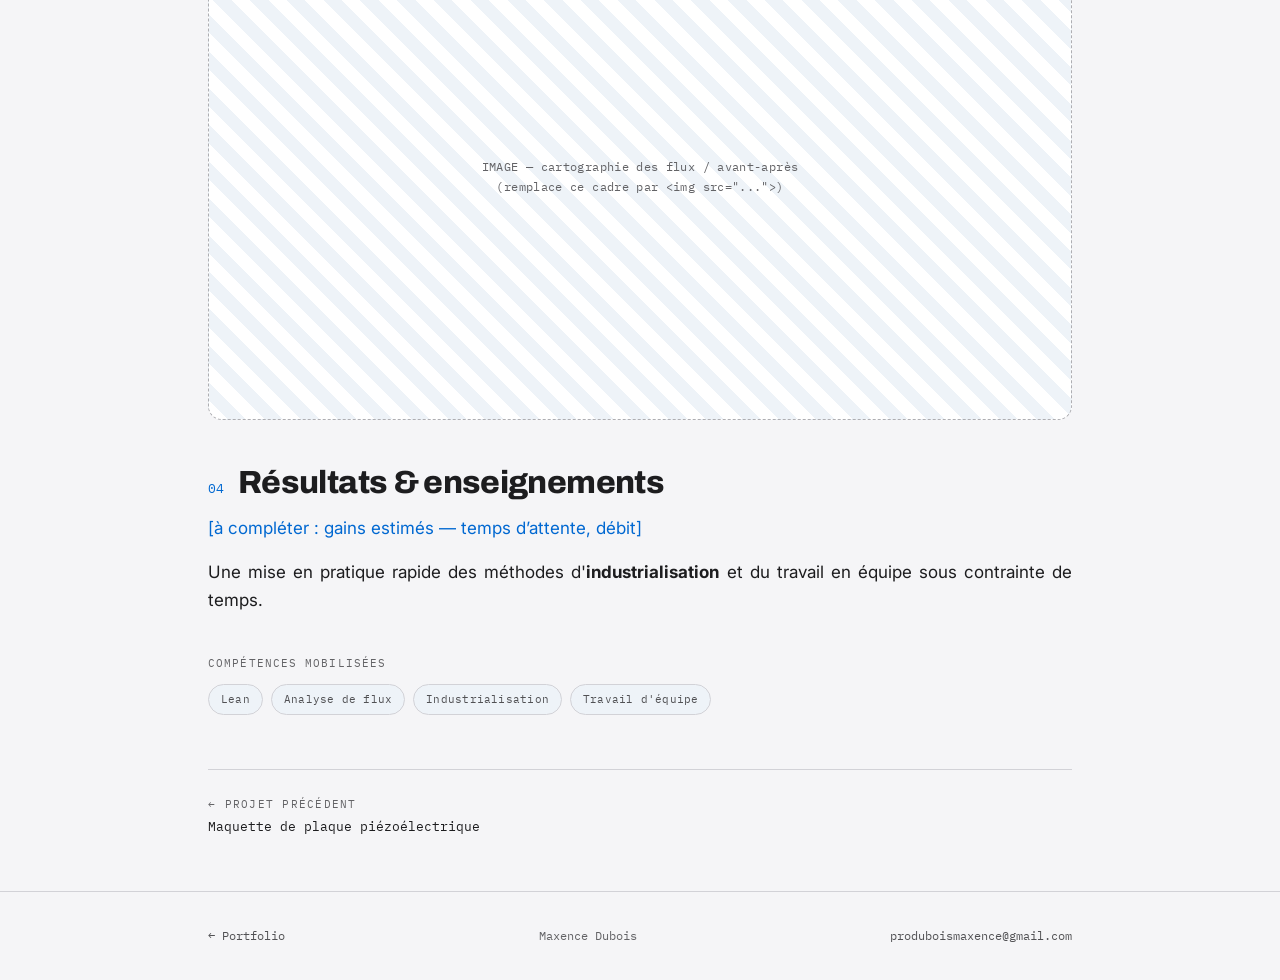
<file: Projet optimisation crous.html>
<!doctype html>
<html lang="fr">
<head>
<meta charset="utf-8">
<meta name="viewport" content="width=device-width, initial-scale=1">
<title>Optimisation logistique CROUS — Maxence Dubois</title>
<meta name="description" content="Analyse et optimisation du flux logistique d'un restaurant universitaire CROUS lors d'un hackathon.">
<link rel="preconnect" href="https://fonts.googleapis.com">
<link rel="preconnect" href="https://fonts.gstatic.com" crossorigin>
<link href="https://fonts.googleapis.com/css2?family=Archivo:wght@500;600;700;800&family=Inter:wght@400;500;600&family=IBM+Plex+Mono:wght@400;500&display=swap" rel="stylesheet">
<link rel="stylesheet" href="projet.css">
</head>
<body>

<header class="bar">
  <div class="wrap bar-inner">
    <a class="back" href="index.html#projets"><span>←</span> Retour aux projets</a>
    <a class="brand" href="index.html">Maxence Dubois<span class="dot">.</span></a>
  </div>
</header>

<div class="wrap">
  <section class="p-hero">
    <p class="eyebrow">Hackathon · Lean / Industrialisation</p>
    <h1>Optimisation logistique CROUS</h1>
    <p class="subtitle">Analyse et optimisation du flux logistique d'un restaurant universitaire (1 semaine)</p>
    <p class="summary">Sur une semaine de hackathon, l'analyse et l'optimisation du flux logistique du restaurant universitaire CROUS de Châlons-en-Champagne.</p>
    <div class="banner ph"><!-- Image de couverture : remplace par <img src="images/couverture.jpg" alt="..."> -->IMAGE DE COUVERTURE — bandeau<br>(remplace ce cadre par &lt;img src="..."&gt;)</div>
    <div class="meta"><div><span class="k">Rôle</span><span class="v">Travail d'équipe</span></div><div><span class="k">Contexte</span><span class="v">Hackathon — Arts et Métiers</span></div><div><span class="k">Outils</span><span class="v">Lean · analyse de flux</span></div><div><span class="k">Durée</span><span class="v">1 semaine</span></div></div>
  </section>

  <section class="p-sec reveal">
    <div class="lead"><span class="n">01</span><h2>Le contexte</h2></div>
    <p>Un restaurant universitaire doit servir un grand nombre d'étudiants sur un créneau court. Files d'attente et goulots d'étranglement dégradent l'expérience et l'efficacité.</p><p><span class="fill">[à compléter : précise la problématique posée lors du hackathon]</span></p>
  </section>

  <section class="p-sec reveal">
    <div class="lead"><span class="n">02</span><h2>Mon approche</h2></div>
    <p>Une démarche <strong>Lean</strong> appliquée sur le terrain : observation, cartographie des flux, identification des goulots.</p><ul><li>Observation et relevés sur site.</li><li>Cartographie des flux (type VSM).</li><li><span class="fill">[à compléter : outils d’analyse utilisés]</span></li></ul>
  </section>

  <section class="p-sec reveal">
    <div class="lead"><span class="n">03</span><h2>Ce que j'ai réalisé</h2></div>
    <p><span class="fill">[à compléter : propositions concrètes d’amélioration formulées avec l’équipe]</span></p><div class="ph"><!-- Remplace ce bloc par : <img src="images/mon-image.jpg" alt="..."> -->IMAGE — cartographie des flux / avant-après<br>(remplace ce cadre par &lt;img src="..."&gt;)</div>
  </section>

  <section class="p-sec reveal">
    <div class="lead"><span class="n">04</span><h2>Résultats & enseignements</h2></div>
    <p><span class="fill">[à compléter : gains estimés — temps d’attente, débit]</span></p><p>Une mise en pratique rapide des méthodes d'<strong>industrialisation</strong> et du travail en équipe sous contrainte de temps.</p>
  </section>

  <div class="p-tags">
    <span class="lbl">Compétences mobilisées</span>
    <span class="tag">Lean</span><span class="tag">Analyse de flux</span><span class="tag">Industrialisation</span><span class="tag">Travail d'équipe</span>
  </div>

  <nav class="pager">
    <a class="prev" href="projet-plaque-piezoelectrique.html"><span class="dir">← Projet précédent</span>Maquette de plaque piézoélectrique</a>

  </nav>
</div>

<footer>
  <div class="wrap foot-inner">
    <a href="index.html">← Portfolio</a>
    <p>Maxence Dubois</p>
    <a href="mailto:produboismaxence@gmail.com">produboismaxence@gmail.com</a>
  </div>
</footer>

<script>
  const io = new IntersectionObserver((es)=>{es.forEach(e=>{if(e.isIntersecting){e.target.classList.add('in');io.unobserve(e.target);}});},{threshold:.12});
  document.querySelectorAll('.reveal').forEach(el=>io.observe(el));
</script>
</body>
</html>
</file>
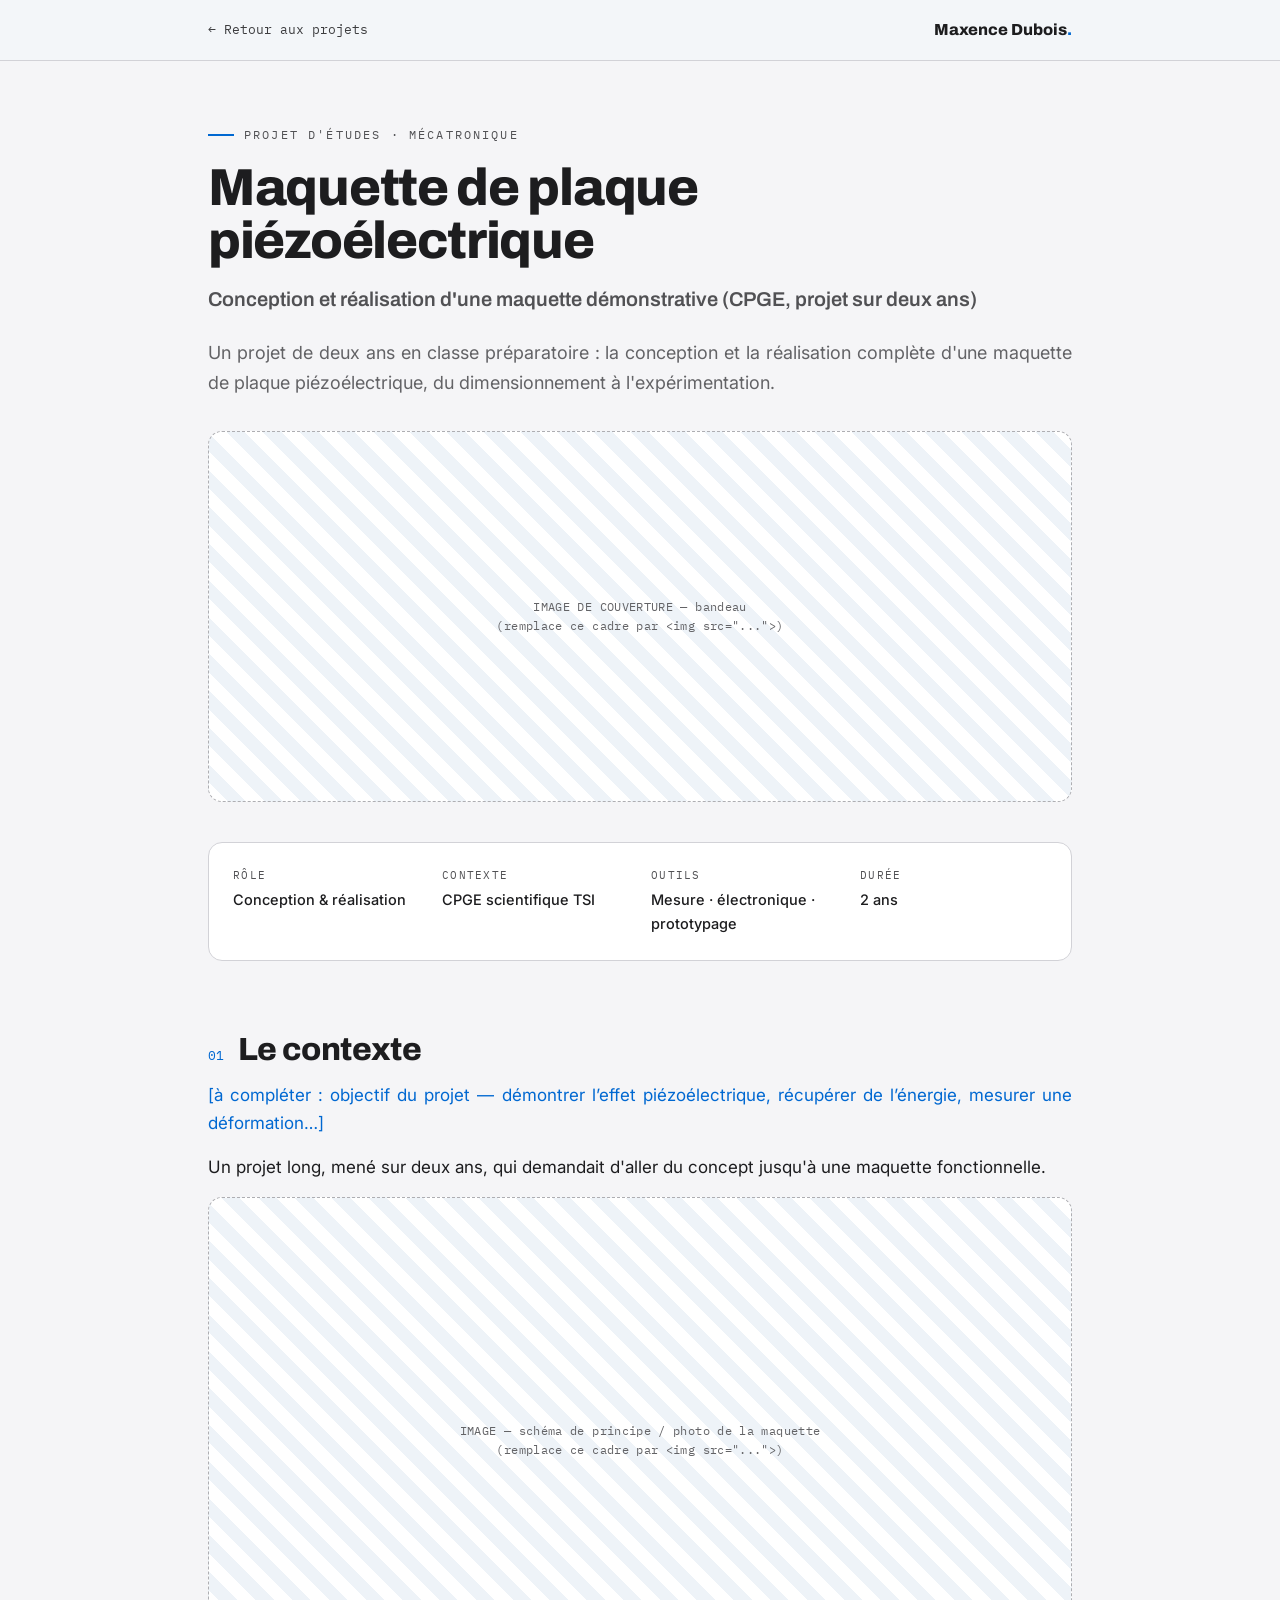
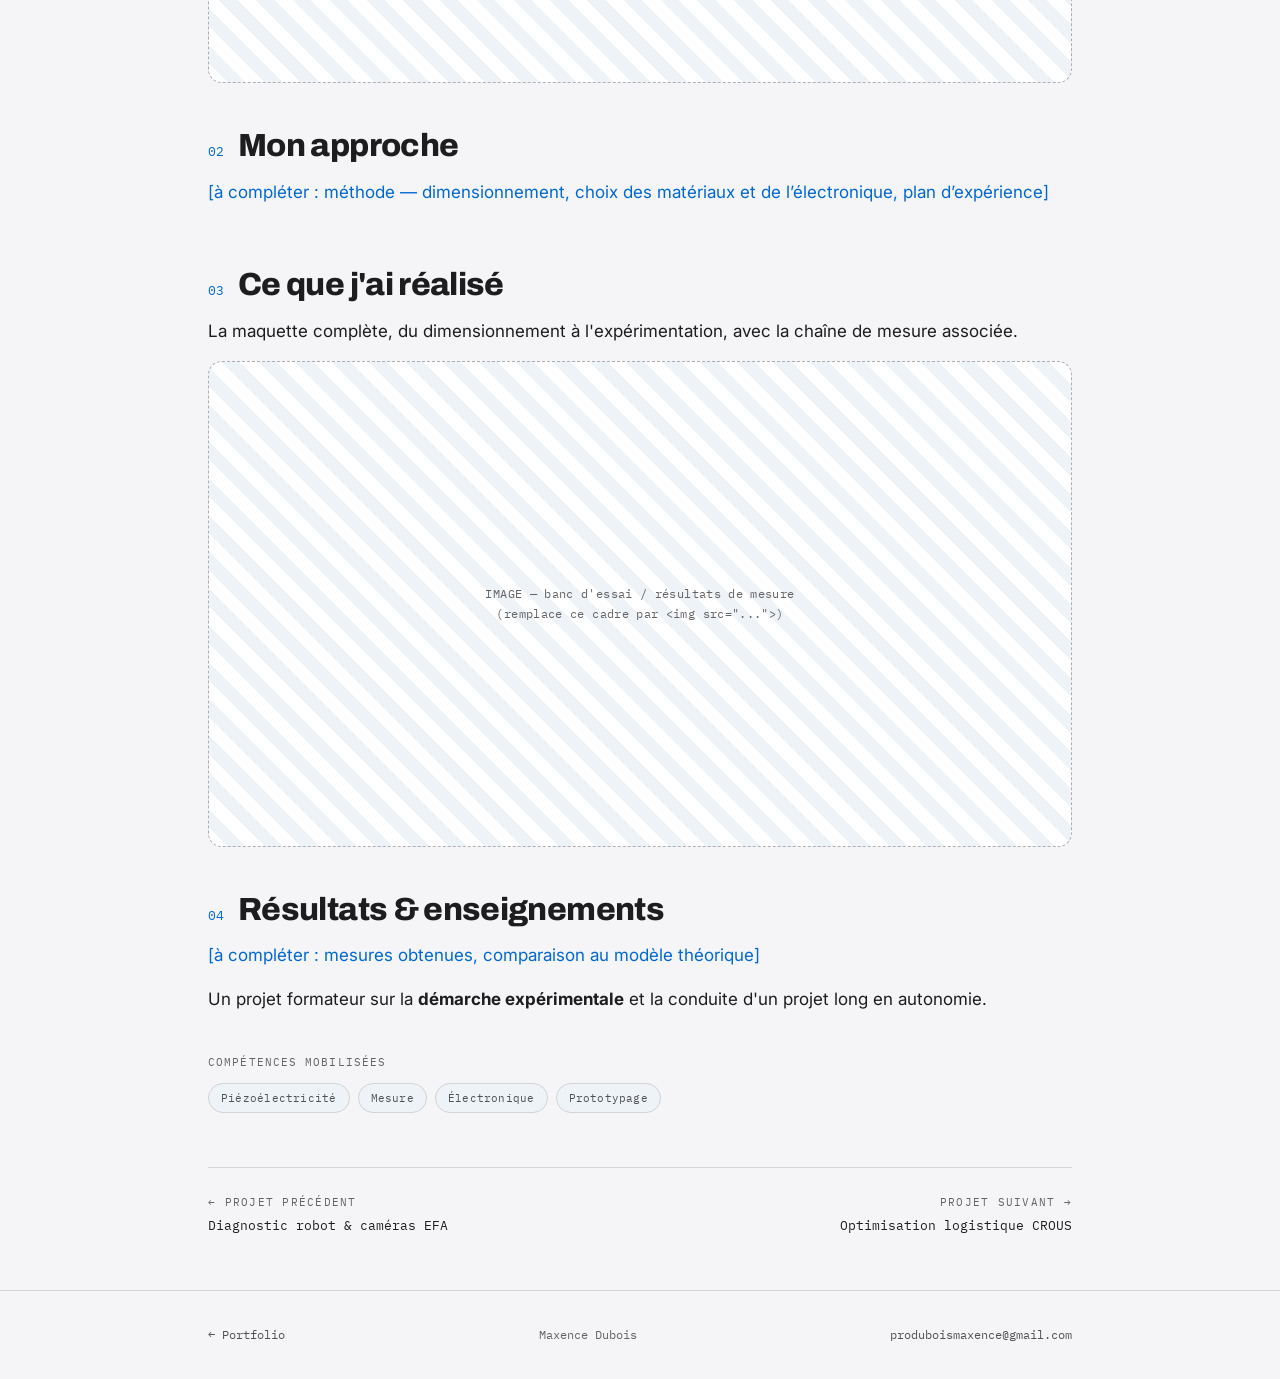
<file: Projet plaque piezoelectrique.html>
<!doctype html>
<html lang="fr">
<head>
<meta charset="utf-8">
<meta name="viewport" content="width=device-width, initial-scale=1">
<title>Maquette de plaque piézoélectrique — Maxence Dubois</title>
<meta name="description" content="Conception et réalisation d'une maquette de plaque piézoélectrique sur deux ans en CPGE.">
<link rel="preconnect" href="https://fonts.googleapis.com">
<link rel="preconnect" href="https://fonts.gstatic.com" crossorigin>
<link href="https://fonts.googleapis.com/css2?family=Archivo:wght@500;600;700;800&family=Inter:wght@400;500;600&family=IBM+Plex+Mono:wght@400;500&display=swap" rel="stylesheet">
<link rel="stylesheet" href="projet.css">
</head>
<body>

<header class="bar">
  <div class="wrap bar-inner">
    <a class="back" href="index.html#projets"><span>←</span> Retour aux projets</a>
    <a class="brand" href="index.html">Maxence Dubois<span class="dot">.</span></a>
  </div>
</header>

<div class="wrap">
  <section class="p-hero">
    <p class="eyebrow">Projet d'études · Mécatronique</p>
    <h1>Maquette de plaque piézoélectrique</h1>
    <p class="subtitle">Conception et réalisation d'une maquette démonstrative (CPGE, projet sur deux ans)</p>
    <p class="summary">Un projet de deux ans en classe préparatoire : la conception et la réalisation complète d'une maquette de plaque piézoélectrique, du dimensionnement à l'expérimentation.</p>
    <div class="banner ph"><!-- Image de couverture : remplace par <img src="images/couverture.jpg" alt="..."> -->IMAGE DE COUVERTURE — bandeau<br>(remplace ce cadre par &lt;img src="..."&gt;)</div>
    <div class="meta"><div><span class="k">Rôle</span><span class="v">Conception & réalisation</span></div><div><span class="k">Contexte</span><span class="v">CPGE scientifique TSI</span></div><div><span class="k">Outils</span><span class="v">Mesure · électronique · prototypage</span></div><div><span class="k">Durée</span><span class="v">2 ans</span></div></div>
  </section>

  <section class="p-sec reveal">
    <div class="lead"><span class="n">01</span><h2>Le contexte</h2></div>
    <p><span class="fill">[à compléter : objectif du projet — démontrer l’effet piézoélectrique, récupérer de l’énergie, mesurer une déformation…]</span></p><p>Un projet long, mené sur deux ans, qui demandait d'aller du concept jusqu'à une maquette fonctionnelle.</p><div class="ph"><!-- Remplace ce bloc par : <img src="images/mon-image.jpg" alt="..."> -->IMAGE — schéma de principe / photo de la maquette<br>(remplace ce cadre par &lt;img src="..."&gt;)</div>
  </section>

  <section class="p-sec reveal">
    <div class="lead"><span class="n">02</span><h2>Mon approche</h2></div>
    <p><span class="fill">[à compléter : méthode — dimensionnement, choix des matériaux et de l’électronique, plan d’expérience]</span></p>
  </section>

  <section class="p-sec reveal">
    <div class="lead"><span class="n">03</span><h2>Ce que j'ai réalisé</h2></div>
    <p>La maquette complète, du dimensionnement à l'expérimentation, avec la chaîne de mesure associée.</p><div class="ph"><!-- Remplace ce bloc par : <img src="images/mon-image.jpg" alt="..."> -->IMAGE — banc d'essai / résultats de mesure<br>(remplace ce cadre par &lt;img src="..."&gt;)</div>
  </section>

  <section class="p-sec reveal">
    <div class="lead"><span class="n">04</span><h2>Résultats & enseignements</h2></div>
    <p><span class="fill">[à compléter : mesures obtenues, comparaison au modèle théorique]</span></p><p>Un projet formateur sur la <strong>démarche expérimentale</strong> et la conduite d'un projet long en autonomie.</p>
  </section>

  <div class="p-tags">
    <span class="lbl">Compétences mobilisées</span>
    <span class="tag">Piézoélectricité</span><span class="tag">Mesure</span><span class="tag">Électronique</span><span class="tag">Prototypage</span>
  </div>

  <nav class="pager">
    <a class="prev" href="projet-diagnostic-robot.html"><span class="dir">← Projet précédent</span>Diagnostic robot &amp; caméras EFA</a>
    <a class="next" href="projet-optimisation-crous.html"><span class="dir">Projet suivant →</span>Optimisation logistique CROUS</a>
  </nav>
</div>

<footer>
  <div class="wrap foot-inner">
    <a href="index.html">← Portfolio</a>
    <p>Maxence Dubois</p>
    <a href="mailto:produboismaxence@gmail.com">produboismaxence@gmail.com</a>
  </div>
</footer>

<script>
  const io = new IntersectionObserver((es)=>{es.forEach(e=>{if(e.isIntersecting){e.target.classList.add('in');io.unobserve(e.target);}});},{threshold:.12});
  document.querySelectorAll('.reveal').forEach(el=>io.observe(el));
</script>
</body>
</html>
</file>
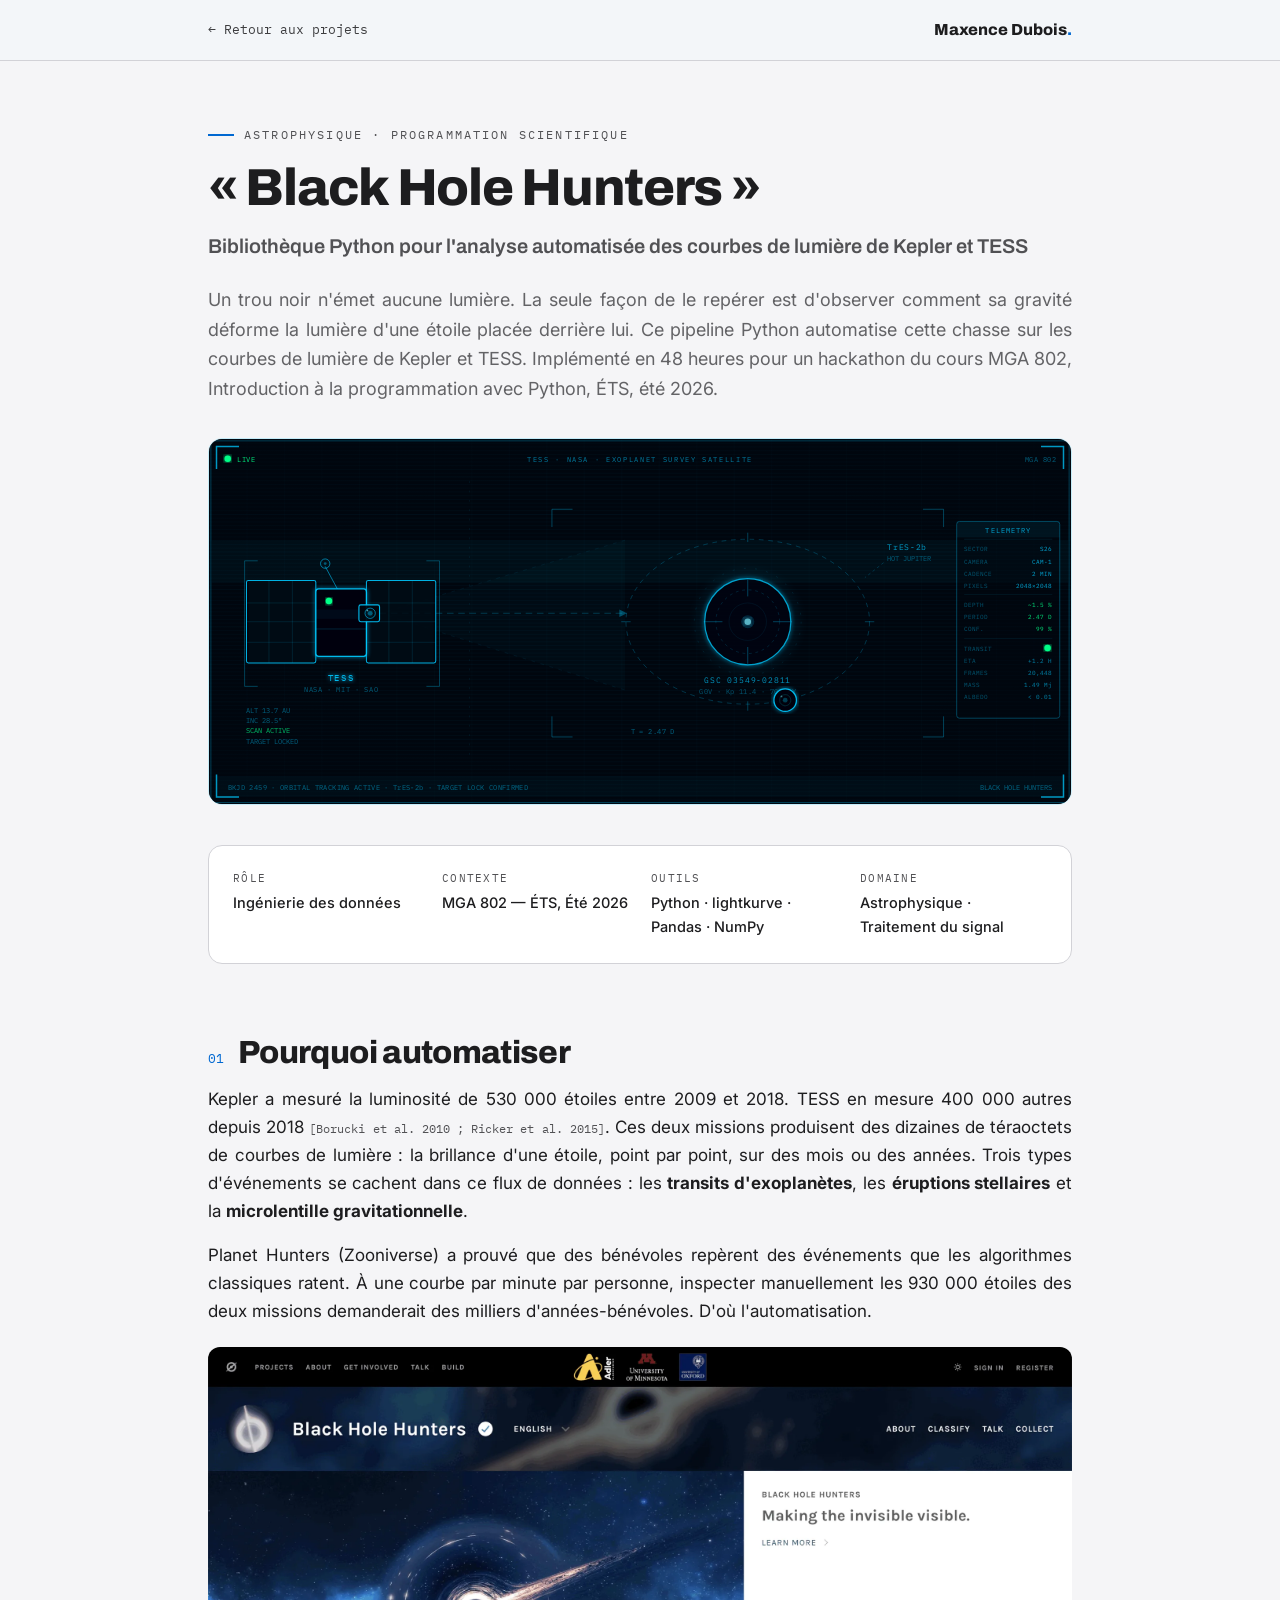
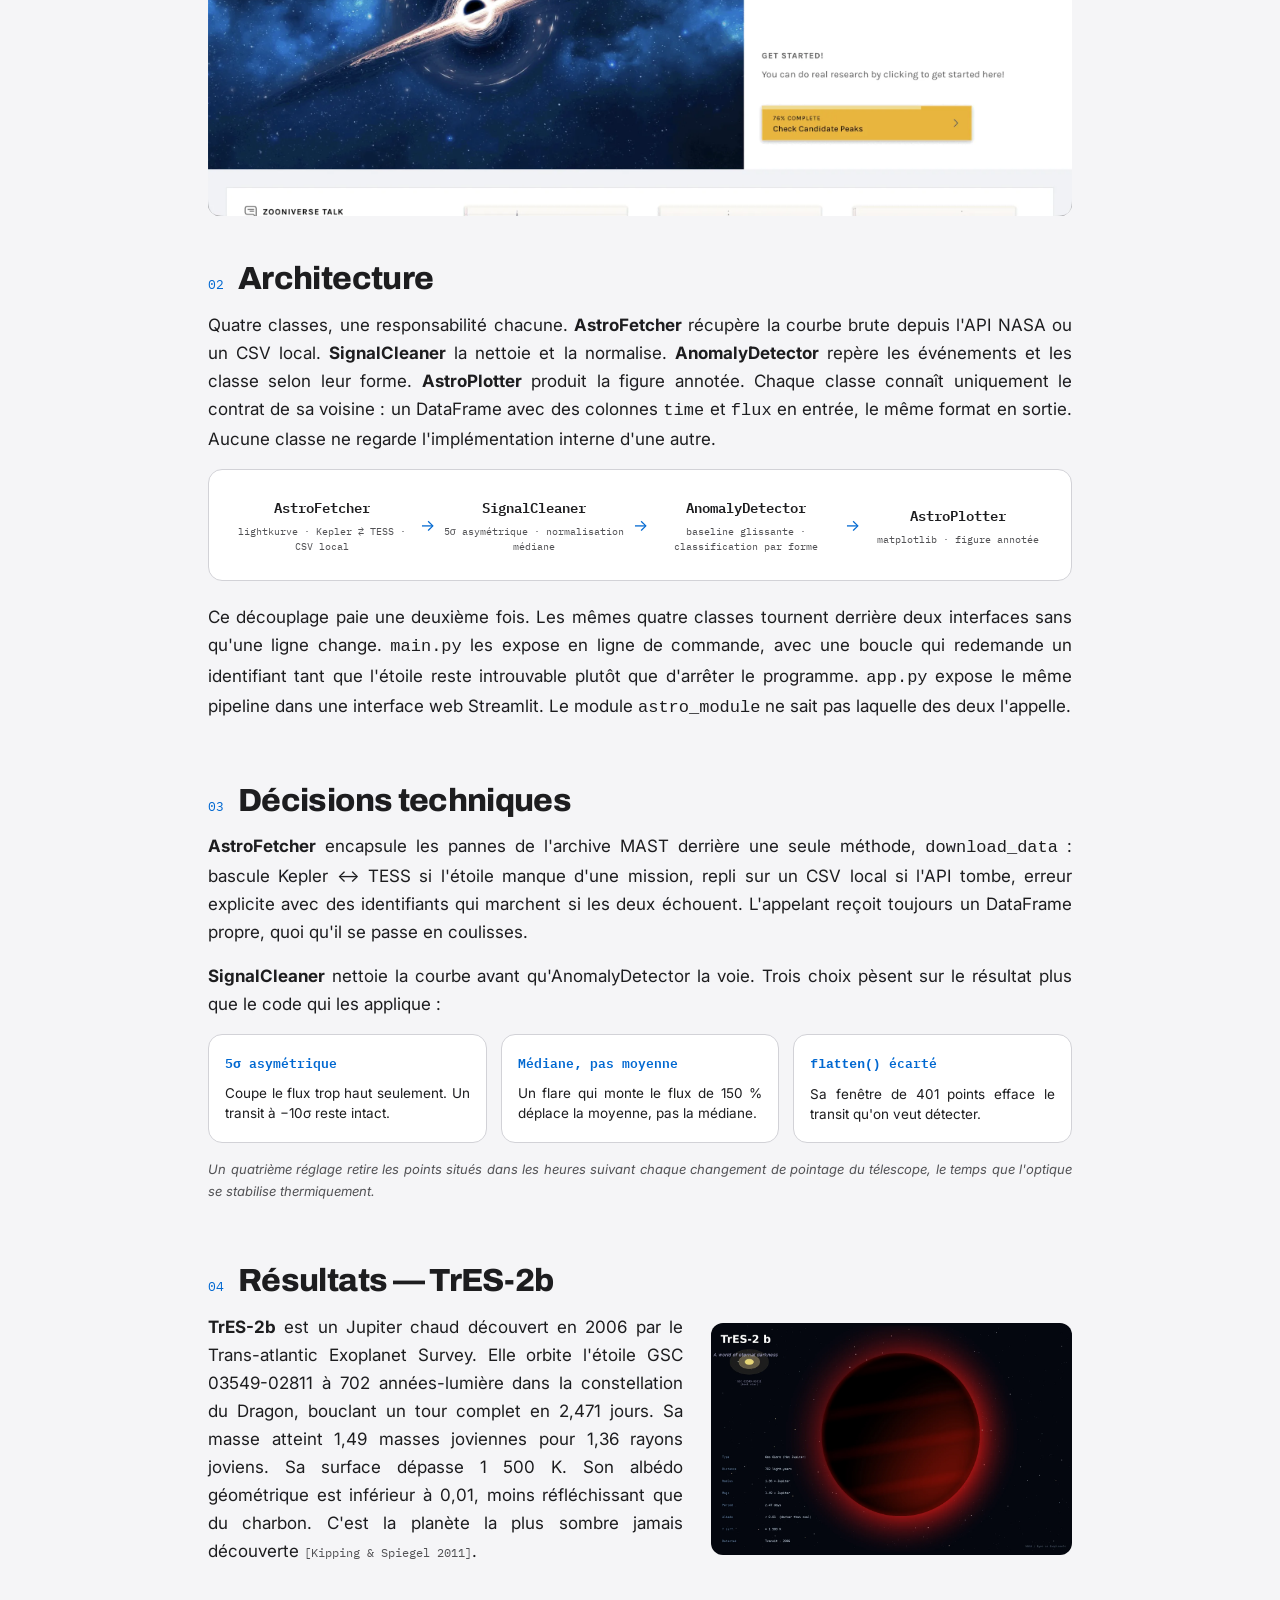
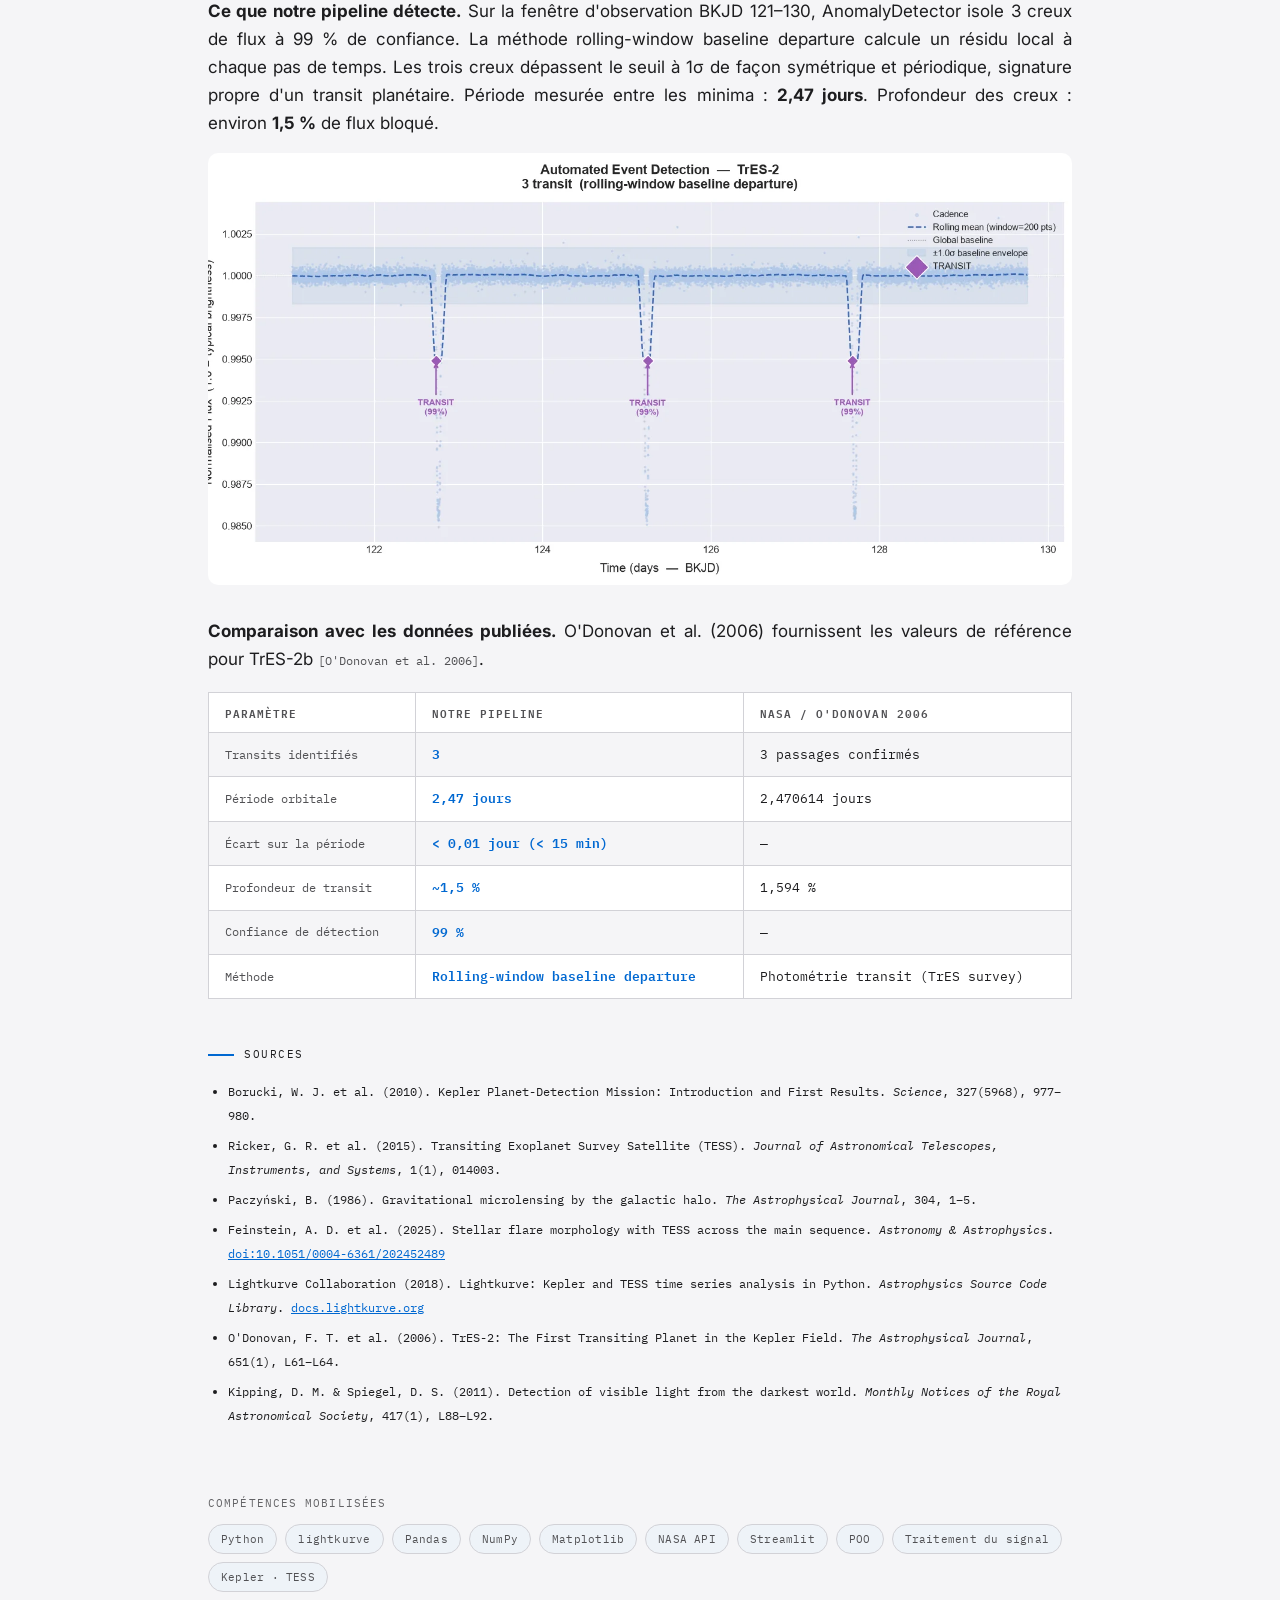
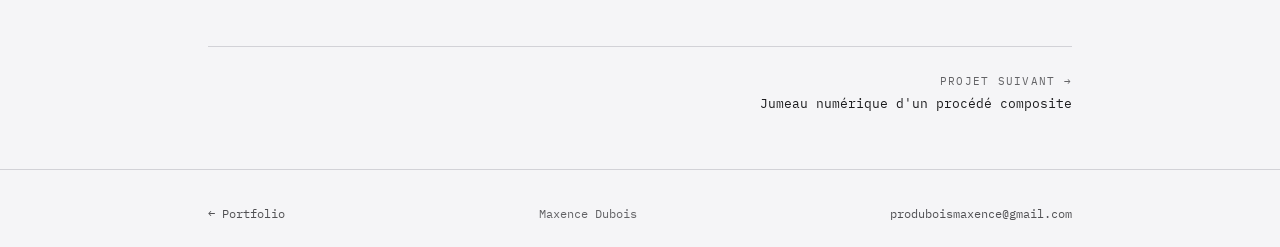
<file: projet-black-hole-hunters.html>
<!doctype html>
<html lang="fr">
<head>
<meta charset="utf-8">
<meta name="viewport" content="width=device-width, initial-scale=1">
<title>« Black Hole Hunters » — Maxence Dubois</title>
<meta name="description" content="Bibliothèque Python pour la détection automatisée d'anomalies dans les courbes de lumière stellaires de Kepler et TESS.">
<link rel="preconnect" href="https://fonts.googleapis.com">
<link rel="preconnect" href="https://fonts.gstatic.com" crossorigin>
<link href="https://fonts.googleapis.com/css2?family=Archivo:wght@500;600;700;800&family=Inter:wght@400;500;600&family=IBM+Plex+Mono:wght@400;500&display=swap" rel="stylesheet">
<link rel="stylesheet" href="projet.css">
<style>
  .cite{font-family:var(--mono);font-size:11.5px;color:var(--steel);white-space:nowrap}
  .sources-list{font-family:var(--mono);font-size:12px;color:var(--steel);line-height:2;padding-left:20px;margin:0}
  .sources-list a{color:var(--heat)}
  .sources-list em{font-style:italic}
  .sources-head{font-family:var(--mono);font-size:11px;letter-spacing:.14em;text-transform:uppercase;
    color:var(--steel);margin:0 0 14px;display:flex;align-items:center;gap:10px}
  .sources-head::before{content:"";width:26px;height:2px;background:var(--heat);display:inline-block}
  /* Comparison table */
  .cmp-table{width:100%;border-collapse:collapse;font-family:var(--mono);font-size:13px;margin-top:18px}
  .cmp-table th{background:var(--surface);border:1px solid var(--line);padding:11px 16px;text-align:left;
    font-size:10.5px;letter-spacing:.10em;text-transform:uppercase;color:var(--steel);font-weight:600}
  .cmp-table td{border:1px solid var(--line);padding:11px 16px;vertical-align:middle;color:var(--ink)}
  .cmp-table tbody tr:nth-child(even) td{background:var(--surface)}
  .cmp-table .val-pipeline{color:var(--heat);font-weight:600}
  .cmp-table .val-nasa{color:var(--ink)}
  .cmp-table .param{color:var(--steel);font-size:12px}
  /* Intro grid: text + planet image */
  .intro-grid{display:grid;grid-template-columns:55% 1fr;gap:28px;align-items:center;margin-top:4px}
  @media(max-width:680px){.intro-grid{grid-template-columns:1fr}}
  /* Pipeline diagram */
  .pipeline{display:flex;align-items:center;gap:2px;margin-top:14px;overflow-x:auto;
    background:var(--surface);border:1px solid var(--line);border-radius:var(--r);padding:26px 20px}
  .pipeline-step{flex:1;min-width:150px;text-align:center;display:flex;flex-direction:column;gap:6px}
  .pipeline-step .ps-name{font-family:var(--mono);font-weight:600;font-size:13.5px;color:var(--ink)}
  .pipeline-step .ps-desc{font-family:var(--mono);font-size:10px;color:var(--steel);line-height:1.5}
  .pipeline-arrow{color:var(--heat);font-size:16px;flex-shrink:0;padding:0 4px}
  @media(max-width:680px){
    .pipeline{flex-direction:column;align-items:stretch}
    .pipeline-arrow{transform:rotate(90deg);align-self:center;padding:4px 0}
  }
  /* Decision cards */
  .decision-grid{display:grid;grid-template-columns:repeat(3,1fr);gap:14px;margin-top:16px}
  .decision-card{background:var(--surface);border:1px solid var(--line);border-radius:var(--r);
    padding:18px 16px;display:flex;flex-direction:column;gap:8px}
  .decision-card .dc-title{font-family:var(--mono);font-weight:600;font-size:13px;color:var(--heat)}
  .decision-card .dc-desc{font-size:13.5px;color:var(--ink);line-height:1.5;margin:0;
    text-align:justify;text-align-last:left;hyphens:auto}
  @media(max-width:680px){.decision-grid{grid-template-columns:1fr}}
</style>
</head>
<body>

<header class="bar">
  <div class="wrap bar-inner">
    <a class="back" href="index.html#projets"><span>←</span> Retour aux projets</a>
    <a class="brand" href="index.html">Maxence Dubois<span class="dot">.</span></a>
  </div>
</header>

<div class="wrap">
  <section class="p-hero">
    <p class="eyebrow">Astrophysique · Programmation scientifique</p>
    <h1>« Black Hole Hunters »</h1>
    <p class="subtitle">Bibliothèque Python pour l'analyse automatisée des courbes de lumière de Kepler et TESS</p>
    <p class="summary">Un trou noir n'émet aucune lumière. La seule façon de le repérer est d'observer comment sa gravité déforme la lumière d'une étoile placée derrière lui. Ce pipeline Python automatise cette chasse sur les courbes de lumière de Kepler et TESS. Implémenté en 48 heures pour un hackathon du cours MGA 802, Introduction à la programmation avec Python, ÉTS, été 2026.</p>
    <div style="margin-top:34px;border-radius:14px;overflow:hidden;border:1px solid #00C8FF33">
    <svg viewBox="0 0 920 390" xmlns="http://www.w3.org/2000/svg" xmlns:xlink="http://www.w3.org/1999/xlink" role="img" aria-label="Affichage holographique de la mission TESS : satellite observant l'exoplanète TrES-2b en orbite autour de l'étoile GSC 03549-02811" style="width:100%;display:block">
      <defs>
        <!-- Grid pattern -->
        <pattern id="sw-grid" width="40" height="40" patternUnits="userSpaceOnUse">
          <path d="M40,0L0,0L0,40" fill="none" stroke="#00C8FF" stroke-width=".3" opacity=".12"/>
        </pattern>
        <!-- Scanlines -->
        <pattern id="sw-scan" width="920" height="4" patternUnits="userSpaceOnUse">
          <rect width="920" height="1" fill="#00C8FF" opacity=".03"/>
        </pattern>
        <!-- Vignette -->
        <radialGradient id="sw-vig" cx="50%" cy="50%" r="70%">
          <stop offset="55%" stop-color="#00060E" stop-opacity="0"/>
          <stop offset="100%" stop-color="#00060E" stop-opacity=".65"/>
        </radialGradient>
        <!-- Glow filters -->
        <filter id="sw-g1"><feGaussianBlur stdDeviation="2.5" result="b"/><feMerge><feMergeNode in="b"/><feMergeNode in="SourceGraphic"/></feMerge></filter>
        <filter id="sw-g2"><feGaussianBlur stdDeviation="6" result="b"/><feMerge><feMergeNode in="b"/><feMergeNode in="SourceGraphic"/></feMerge></filter>
        <filter id="sw-blur"><feGaussianBlur stdDeviation="5"/></filter>
        <!-- Orbit path for animation -->
        <path id="sw-orb" d="M705,195 A130,88 0 0,1 575,283 A130,88 0 0,1 445,195 A130,88 0 0,1 575,107 A130,88 0 0,1 705,195"/>
        <style>
          @keyframes swFlick{0%,82%,100%{opacity:1}83%{opacity:.5}84%{opacity:1}85%{opacity:.72}86%{opacity:1}90%{opacity:.6}91%{opacity:1}}
          @keyframes swBlink{0%,49%{opacity:1}50%,100%{opacity:0}}
          @keyframes swPulse{0%,100%{opacity:.2}50%{opacity:1}}
          @keyframes swSpin{from{transform:rotate(0deg)}to{transform:rotate(360deg)}}
          .sw-holo{animation:swFlick 9s ease-in-out infinite}
          .sw-blink{animation:swBlink 1.1s step-end infinite}
          .sw-pulse{animation:swPulse 2.2s ease-in-out infinite}
          @media(prefers-reduced-motion:reduce){
            .sw-holo,.sw-blink,.sw-pulse{animation:none!important;opacity:1}
          }
        </style>
      </defs>

      <!-- Base bg -->
      <rect width="920" height="390" fill="#00060E"/>
      <rect width="920" height="390" fill="url(#sw-grid)"/>
      <rect width="920" height="390" fill="url(#sw-scan)"/>
      <!-- Vignette -->
      <rect width="920" height="390" fill="url(#sw-vig)"/>
      <!-- Outer frame -->
      <rect x="2" y="2" width="916" height="386" fill="none" stroke="#00C8FF" stroke-width="1" opacity=".3"/>
      <!-- Corner brackets -->
      <path d="M8,32 L8,8 L32,8" fill="none" stroke="#00C8FF" stroke-width="1.6" opacity=".75"/>
      <path d="M888,8 L912,8 L912,32" fill="none" stroke="#00C8FF" stroke-width="1.6" opacity=".75"/>
      <path d="M8,358 L8,382 L32,382" fill="none" stroke="#00C8FF" stroke-width="1.6" opacity=".75"/>
      <path d="M888,382 L912,382 L912,358" fill="none" stroke="#00C8FF" stroke-width="1.6" opacity=".75"/>
      <!-- Scanning sweep line -->
      <rect x="3" y="-45" width="914" height="45" fill="#00C8FF" opacity=".04">
        <animateTransform attributeName="transform" type="translate" from="0,0" to="0,440" dur="5.5s" repeatCount="indefinite"/>
      </rect>

      <!-- Header -->
      <circle class="sw-blink" cx="20" cy="21" r="3.5" fill="#00FF88" filter="url(#sw-g1)"/>
      <text x="30" y="25" font-family="'IBM Plex Mono',monospace" font-size="7.5" fill="#00FF88" letter-spacing=".08em" opacity=".9">LIVE</text>
      <text x="460" y="25" text-anchor="middle" font-family="'IBM Plex Mono',monospace" font-size="8" fill="#00C8FF" letter-spacing=".22em" opacity=".6">TESS · NASA · EXOPLANET SURVEY SATELLITE</text>
      <text x="904" y="25" text-anchor="end" font-family="'IBM Plex Mono',monospace" font-size="7.5" fill="#00C8FF" letter-spacing=".06em" opacity=".45">MGA 802</text>

      <!-- ═══ HOLOGRAPHIC SCENE ═══ -->
      <g class="sw-holo">

        <!-- ── SATELLITE (left, cx≈141 cy=195) ── -->
        <!-- Targeting bracket around satellite -->
        <path d="M52,130 L38,130 L38,264 L52,264" fill="none" stroke="#00C8FF" stroke-width=".8" opacity=".4"/>
        <path d="M232,130 L246,130 L246,264 L232,264" fill="none" stroke="#00C8FF" stroke-width=".8" opacity=".4"/>

        <!-- Field-of-view wedge pointing toward star -->
        <path d="M182,186 L444,108 L444,268 Z" fill="#00C8FF" opacity=".025"/>
        <line x1="182" y1="186" x2="444" y2="108" stroke="#00C8FF" stroke-width=".5" stroke-dasharray="4 6" opacity=".15"/>
        <line x1="182" y1="186" x2="444" y2="268" stroke="#00C8FF" stroke-width=".5" stroke-dasharray="4 6" opacity=".15"/>
        <!-- Center targeting beam -->
        <line x1="182" y1="186" x2="444" y2="186" stroke="#00C8FF" stroke-width=".9" stroke-dasharray="7 5" opacity=".28"/>
        <polygon points="446,186 438,182 438,190" fill="#00C8FF" opacity=".35"/>

        <!-- Left solar panel -->
        <rect x="40" y="151" width="74" height="88" rx="2" fill="#00060E" stroke="#00C8FF" stroke-width="1.1" opacity=".88"/>
        <line x1="64" y1="151" x2="64" y2="239" stroke="#00C8FF" stroke-width=".4" opacity=".32"/>
        <line x1="89" y1="151" x2="89" y2="239" stroke="#00C8FF" stroke-width=".4" opacity=".32"/>
        <line x1="40" y1="175" x2="114" y2="175" stroke="#00C8FF" stroke-width=".4" opacity=".32"/>
        <line x1="40" y1="195" x2="114" y2="195" stroke="#00C8FF" stroke-width=".4" opacity=".32"/>
        <line x1="40" y1="217" x2="114" y2="217" stroke="#00C8FF" stroke-width=".4" opacity=".32"/>
        <rect x="42" y="151" width="70" height="88" rx="1" fill="#00C8FF" opacity=".025"/>

        <!-- Right solar panel -->
        <rect x="168" y="151" width="74" height="88" rx="2" fill="#00060E" stroke="#00C8FF" stroke-width="1.1" opacity=".88"/>
        <line x1="192" y1="151" x2="192" y2="239" stroke="#00C8FF" stroke-width=".4" opacity=".32"/>
        <line x1="217" y1="151" x2="217" y2="239" stroke="#00C8FF" stroke-width=".4" opacity=".32"/>
        <line x1="168" y1="175" x2="242" y2="175" stroke="#00C8FF" stroke-width=".4" opacity=".32"/>
        <line x1="168" y1="195" x2="242" y2="195" stroke="#00C8FF" stroke-width=".4" opacity=".32"/>
        <line x1="168" y1="217" x2="242" y2="217" stroke="#00C8FF" stroke-width=".4" opacity=".32"/>
        <rect x="170" y="151" width="70" height="88" rx="1" fill="#00C8FF" opacity=".025"/>

        <!-- Satellite body -->
        <rect x="114" y="160" width="54" height="72" rx="3" fill="#00060E" stroke="#00C8FF" stroke-width="1.4" filter="url(#sw-g1)" opacity=".92"/>
        <rect x="114" y="182" width="54" height="10" fill="#00C8FF" opacity=".05"/>
        <rect x="114" y="202" width="54" height="1.5" fill="#00C8FF" opacity=".12"/>

        <!-- Camera aperture on right face, aimed at star -->
        <rect x="160" y="177" width="22" height="18" rx="2" fill="#00060E" stroke="#00C8FF" stroke-width="1.2" opacity=".92"/>
        <circle cx="172" cy="186" r="5.5" fill="none" stroke="#00C8FF" stroke-width=".9" opacity=".7"/>
        <circle cx="172" cy="186" r="2.5" fill="#00C8FF" opacity=".45" filter="url(#sw-g1)"/>
        <circle cx="169" cy="183" r=".9" fill="#7FEFFF" opacity=".6"/>

        <!-- Antenna mast -->
        <line x1="137" y1="160" x2="124" y2="136" stroke="#00C8FF" stroke-width="1" opacity=".6"/>
        <circle cx="124" cy="133" r="5" fill="none" stroke="#00C8FF" stroke-width="1" opacity=".6"/>
        <circle cx="124" cy="133" r="1.5" fill="#00C8FF" opacity=".4"/>

        <!-- Status LED -->
        <circle class="sw-pulse" cx="128" cy="173" r="3.5" fill="#00FF88" filter="url(#sw-g1)"/>

        <!-- Sat labels -->
        <text x="141" y="258" text-anchor="middle" font-family="'IBM Plex Mono',monospace" font-size="9.5" fill="#00C8FF" letter-spacing=".2em" filter="url(#sw-g1)" opacity=".92">TESS</text>
        <text x="141" y="270" text-anchor="middle" font-family="'IBM Plex Mono',monospace" font-size="7" fill="#00C8FF" letter-spacing=".1em" opacity=".45">NASA · MIT · SAO</text>

        <!-- Telemetry readouts near satellite -->
        <text x="40" y="292" font-family="'IBM Plex Mono',monospace" font-size="7" fill="#00C8FF" opacity=".45">ALT   13.7 AU</text>
        <text x="40" y="303" font-family="'IBM Plex Mono',monospace" font-size="7" fill="#00C8FF" opacity=".45">INC   28.5°</text>
        <text x="40" y="314" font-family="'IBM Plex Mono',monospace" font-size="7" fill="#00FF88" opacity=".72">SCAN  ACTIVE</text>
        <text x="40" y="325" font-family="'IBM Plex Mono',monospace" font-size="7" fill="#00C8FF" opacity=".45">TARGET LOCKED</text>

        <!-- ── VERTICAL DIVIDER ── -->
        <line x1="278" y1="45" x2="278" y2="342" stroke="#00C8FF" stroke-width=".4" stroke-dasharray="2 8" opacity=".18"/>

        <!-- ── STAR SYSTEM (cx=575 cy=195) ── -->
        <!-- Outer targeting brackets for system -->
        <path d="M388,75 L366,75 L366,94" fill="none" stroke="#00C8FF" stroke-width=".8" opacity=".42"/>
        <path d="M762,75 L784,75 L784,94" fill="none" stroke="#00C8FF" stroke-width=".8" opacity=".42"/>
        <path d="M366,296 L366,318 L388,318" fill="none" stroke="#00C8FF" stroke-width=".8" opacity=".42"/>
        <path d="M762,318 L784,318 L784,296" fill="none" stroke="#00C8FF" stroke-width=".8" opacity=".42"/>

        <!-- Orbit ellipse (visual) — same path as animation reference -->
        <use xlink:href="#sw-orb" href="#sw-orb" fill="none" stroke="#00C8FF" stroke-width=".9" stroke-dasharray="5 5" opacity=".28"/>
        <!-- Orbit tick marks at cardinal points -->
        <line x1="575" y1="100" x2="575" y2="110" stroke="#00C8FF" stroke-width=".8" opacity=".38"/>
        <line x1="575" y1="280" x2="575" y2="290" stroke="#00C8FF" stroke-width=".8" opacity=".38"/>
        <line x1="440" y1="195" x2="450" y2="195" stroke="#00C8FF" stroke-width=".8" opacity=".38"/>
        <line x1="700" y1="195" x2="710" y2="195" stroke="#00C8FF" stroke-width=".8" opacity=".38"/>

        <!-- Star ambient glow -->
        <circle cx="575" cy="195" r="56" fill="#00C8FF" opacity=".05" filter="url(#sw-blur)"/>
        <!-- Star outer wireframe ring -->
        <circle cx="575" cy="195" r="46" fill="#00060E" stroke="#00C8FF" stroke-width="1.3" filter="url(#sw-g1)" opacity=".78"/>
        <!-- Inner rings -->
        <circle cx="575" cy="195" r="34" fill="none" stroke="#00C8FF" stroke-width=".5" stroke-dasharray="3 4" opacity=".32"/>
        <circle cx="575" cy="195" r="20" fill="none" stroke="#00C8FF" stroke-width=".4" opacity=".2"/>
        <!-- Star nucleus -->
        <circle cx="575" cy="195" r="7" fill="#00C8FF" opacity=".18"/>
        <circle cx="575" cy="195" r="3.5" fill="#7FEFFF" filter="url(#sw-g2)" opacity=".7"/>
        <!-- Crosshairs on star -->
        <line x1="575" y1="150" x2="575" y2="168" stroke="#00C8FF" stroke-width=".8" opacity=".42"/>
        <line x1="575" y1="222" x2="575" y2="240" stroke="#00C8FF" stroke-width=".8" opacity=".42"/>
        <line x1="528" y1="195" x2="548" y2="195" stroke="#00C8FF" stroke-width=".8" opacity=".42"/>
        <line x1="602" y1="195" x2="622" y2="195" stroke="#00C8FF" stroke-width=".8" opacity=".42"/>
        <!-- Outer targeting ring -->
        <circle cx="575" cy="195" r="57" fill="none" stroke="#00C8FF" stroke-width=".5" stroke-dasharray="2 10" opacity=".22"/>

        <!-- Star labels -->
        <text x="575" y="260" text-anchor="middle" font-family="'IBM Plex Mono',monospace" font-size="8.5" fill="#00C8FF" letter-spacing=".1em" opacity=".72">GSC 03549-02811</text>
        <text x="575" y="272" text-anchor="middle" font-family="'IBM Plex Mono',monospace" font-size="7" fill="#00C8FF" letter-spacing=".06em" opacity=".4">G0V · Kp 11.4 · 702 LY</text>

        <!-- Orbital data label -->
        <text x="450" y="315" font-family="'IBM Plex Mono',monospace" font-size="7.5" fill="#00C8FF" letter-spacing=".06em" opacity=".48">T = 2.47 D</text>

        <!-- Planet label (fixed, upper right of orbit) -->
        <text x="724" y="118" font-family="'IBM Plex Mono',monospace" font-size="8.5" fill="#00C8FF" letter-spacing=".08em" opacity=".75">TrES-2b</text>
        <text x="724" y="130" font-family="'IBM Plex Mono',monospace" font-size="7" fill="#00C8FF" opacity=".42">HOT JUPITER</text>
        <line x1="720" y1="132" x2="700" y2="148" stroke="#00C8FF" stroke-width=".6" stroke-dasharray="3 3" opacity=".35"/>

        <!-- ── TELEMETRY PANEL (right) ── -->
        <rect x="798" y="88" width="110" height="210" rx="3" fill="#00060E" stroke="#00C8FF" stroke-width=".8" opacity=".42"/>
        <rect x="798" y="88" width="110" height="17" fill="#00C8FF" opacity=".07"/>
        <text x="853" y="100" text-anchor="middle" font-family="'IBM Plex Mono',monospace" font-size="7.5" fill="#00C8FF" letter-spacing=".15em" opacity=".8">TELEMETRY</text>
        <line x1="806" y1="107" x2="900" y2="107" stroke="#00C8FF" stroke-width=".4" opacity=".25"/>
        <text x="806" y="120" font-family="'IBM Plex Mono',monospace" font-size="6.5" fill="#00C8FF" opacity=".4">SECTOR</text>
        <text x="900" y="120" text-anchor="end" font-family="'IBM Plex Mono',monospace" font-size="6.5" fill="#00C8FF" opacity=".82">S26</text>
        <text x="806" y="133" font-family="'IBM Plex Mono',monospace" font-size="6.5" fill="#00C8FF" opacity=".4">CAMERA</text>
        <text x="900" y="133" text-anchor="end" font-family="'IBM Plex Mono',monospace" font-size="6.5" fill="#00C8FF" opacity=".82">CAM-1</text>
        <text x="806" y="146" font-family="'IBM Plex Mono',monospace" font-size="6.5" fill="#00C8FF" opacity=".4">CADENCE</text>
        <text x="900" y="146" text-anchor="end" font-family="'IBM Plex Mono',monospace" font-size="6.5" fill="#00C8FF" opacity=".82">2 MIN</text>
        <text x="806" y="159" font-family="'IBM Plex Mono',monospace" font-size="6.5" fill="#00C8FF" opacity=".4">PIXELS</text>
        <text x="900" y="159" text-anchor="end" font-family="'IBM Plex Mono',monospace" font-size="6.5" fill="#00C8FF" opacity=".82">2048×2048</text>
        <line x1="806" y1="166" x2="900" y2="166" stroke="#00C8FF" stroke-width=".4" opacity=".2"/>
        <text x="806" y="179" font-family="'IBM Plex Mono',monospace" font-size="6.5" fill="#00C8FF" opacity=".4">DEPTH</text>
        <text x="900" y="179" text-anchor="end" font-family="'IBM Plex Mono',monospace" font-size="6.5" fill="#00FF88" opacity=".88">~1.5 %</text>
        <text x="806" y="192" font-family="'IBM Plex Mono',monospace" font-size="6.5" fill="#00C8FF" opacity=".4">PERIOD</text>
        <text x="900" y="192" text-anchor="end" font-family="'IBM Plex Mono',monospace" font-size="6.5" fill="#00FF88" opacity=".88">2.47 D</text>
        <text x="806" y="205" font-family="'IBM Plex Mono',monospace" font-size="6.5" fill="#00C8FF" opacity=".4">CONF.</text>
        <text x="900" y="205" text-anchor="end" font-family="'IBM Plex Mono',monospace" font-size="6.5" fill="#00FF88" opacity=".88">99 %</text>
        <line x1="806" y1="213" x2="900" y2="213" stroke="#00C8FF" stroke-width=".4" opacity=".2"/>
        <text x="806" y="226" font-family="'IBM Plex Mono',monospace" font-size="6.5" fill="#00C8FF" opacity=".4">TRANSIT</text>
        <circle class="sw-blink" cx="895" cy="223" r="3.5" fill="#00FF88" filter="url(#sw-g1)"/>
        <text x="806" y="239" font-family="'IBM Plex Mono',monospace" font-size="6.5" fill="#00C8FF" opacity=".4">ETA</text>
        <text x="900" y="239" text-anchor="end" font-family="'IBM Plex Mono',monospace" font-size="6.5" fill="#00C8FF" opacity=".65">+1.2 H</text>
        <text x="806" y="252" font-family="'IBM Plex Mono',monospace" font-size="6.5" fill="#00C8FF" opacity=".4">FRAMES</text>
        <text x="900" y="252" text-anchor="end" font-family="'IBM Plex Mono',monospace" font-size="6.5" fill="#00C8FF" opacity=".65">20,448</text>
        <text x="806" y="265" font-family="'IBM Plex Mono',monospace" font-size="6.5" fill="#00C8FF" opacity=".4">MASS</text>
        <text x="900" y="265" text-anchor="end" font-family="'IBM Plex Mono',monospace" font-size="6.5" fill="#00C8FF" opacity=".65">1.49 Mj</text>
        <text x="806" y="278" font-family="'IBM Plex Mono',monospace" font-size="6.5" fill="#00C8FF" opacity=".4">ALBEDO</text>
        <text x="900" y="278" text-anchor="end" font-family="'IBM Plex Mono',monospace" font-size="6.5" fill="#00C8FF" opacity=".65">&lt; 0.01</text>

        <!-- Bottom status bar -->
        <rect x="8" y="360" width="904" height="22" fill="#00C8FF" opacity=".035"/>
        <text x="20" y="375" font-family="'IBM Plex Mono',monospace" font-size="7.5" fill="#00C8FF" opacity=".48" letter-spacing=".05em">BKJD 2459 · ORBITAL TRACKING ACTIVE · TrES-2b · TARGET LOCK CONFIRMED</text>
        <text x="900" y="375" text-anchor="end" font-family="'IBM Plex Mono',monospace" font-size="7.5" fill="#00C8FF" opacity=".48">BLACK HOLE HUNTERS</text>

      </g><!-- end .sw-holo -->

      <!-- Planet orbiting the star via animateMotion (outside flicker group for independent motion) -->
      <g filter="url(#sw-g1)" opacity=".92">
        <!-- Planet body -->
        <circle r="12" fill="#00060E" stroke="#00C8FF" stroke-width="1.3"/>
        <!-- Inner detail rings -->
        <circle r="6" fill="none" stroke="#00C8FF" stroke-width=".5" opacity=".35"/>
        <circle r="2.5" fill="#00C8FF" opacity=".3"/>
        <!-- Nucleus glint -->
        <circle cx="-4" cy="-4" r="1" fill="#7FEFFF" opacity=".5"/>
        <animateMotion dur="10s" repeatCount="indefinite" rotate="0">
          <mpath xlink:href="#sw-orb" href="#sw-orb"/>
        </animateMotion>
      </g>
    </svg>
    </div>
    <div class="meta">
      <div><span class="k">Rôle</span><span class="v">Ingénierie des données</span></div>
      <div><span class="k">Contexte</span><span class="v">MGA 802 — ÉTS, Été 2026</span></div>
      <div><span class="k">Outils</span><span class="v">Python · lightkurve · Pandas · NumPy</span></div>
      <div><span class="k">Domaine</span><span class="v">Astrophysique · Traitement du signal</span></div>
    </div>
  </section>

  <section class="p-sec reveal">
    <div class="lead"><span class="n">01</span><h2>Pourquoi automatiser</h2></div>
    <p>Kepler a mesuré la luminosité de 530 000 étoiles entre 2009 et 2018. TESS en mesure 400 000 autres depuis 2018 <span class="cite">[Borucki et al. 2010 ; Ricker et al. 2015]</span>. Ces deux missions produisent des dizaines de téraoctets de courbes de lumière : la brillance d'une étoile, point par point, sur des mois ou des années. Trois types d'événements se cachent dans ce flux de données : les <strong>transits d'exoplanètes</strong>, les <strong>éruptions stellaires</strong> et la <strong>microlentille gravitationnelle</strong>.</p>
    <p>Planet Hunters (Zooniverse) a prouvé que des bénévoles repèrent des événements que les algorithmes classiques ratent. À une courbe par minute par personne, inspecter manuellement les 930 000 étoiles des deux missions demanderait des milliers d'années-bénévoles. D'où l'automatisation.</p>
    <img src="assets/img/black-hole-hunters/interface-zooniverse.webp" width="2200" height="1195" loading="lazy" alt="Page du projet « Black Hole Hunters » sur Zooniverse, où des bénévoles inspectent manuellement les courbes de lumière pour repérer des candidats microlentille" style="border-radius:12px;margin-top:22px;width:100%;height:auto">
  </section>

  <section class="p-sec reveal">
    <div class="lead"><span class="n">02</span><h2>Architecture</h2></div>
    <p>Quatre classes, une responsabilité chacune. <strong>AstroFetcher</strong> récupère la courbe brute depuis l'API NASA ou un CSV local. <strong>SignalCleaner</strong> la nettoie et la normalise. <strong>AnomalyDetector</strong> repère les événements et les classe selon leur forme. <strong>AstroPlotter</strong> produit la figure annotée. Chaque classe connaît uniquement le contrat de sa voisine : un DataFrame avec des colonnes <code>time</code> et <code>flux</code> en entrée, le même format en sortie. Aucune classe ne regarde l'implémentation interne d'une autre.</p>
    <div class="pipeline">
      <div class="pipeline-step"><span class="ps-name">AstroFetcher</span><span class="ps-desc">lightkurve · Kepler ⇄ TESS · CSV local</span></div>
      <span class="pipeline-arrow">→</span>
      <div class="pipeline-step"><span class="ps-name">SignalCleaner</span><span class="ps-desc">5σ asymétrique · normalisation médiane</span></div>
      <span class="pipeline-arrow">→</span>
      <div class="pipeline-step"><span class="ps-name">AnomalyDetector</span><span class="ps-desc">baseline glissante · classification par forme</span></div>
      <span class="pipeline-arrow">→</span>
      <div class="pipeline-step"><span class="ps-name">AstroPlotter</span><span class="ps-desc">matplotlib · figure annotée</span></div>
    </div>
    <p style="margin-top:22px">Ce découplage paie une deuxième fois. Les mêmes quatre classes tournent derrière deux interfaces sans qu'une ligne change. <code>main.py</code> les expose en ligne de commande, avec une boucle qui redemande un identifiant tant que l'étoile reste introuvable plutôt que d'arrêter le programme. <code>app.py</code> expose le même pipeline dans une interface web Streamlit. Le module <code>astro_module</code> ne sait pas laquelle des deux l'appelle.</p>
  </section>

  <section class="p-sec reveal">
    <div class="lead"><span class="n">03</span><h2>Décisions techniques</h2></div>
    <p><strong>AstroFetcher</strong> encapsule les pannes de l'archive MAST derrière une seule méthode, <code>download_data</code> : bascule Kepler ↔ TESS si l'étoile manque d'une mission, repli sur un CSV local si l'API tombe, erreur explicite avec des identifiants qui marchent si les deux échouent. L'appelant reçoit toujours un DataFrame propre, quoi qu'il se passe en coulisses.</p>
    <p><strong>SignalCleaner</strong> nettoie la courbe avant qu'AnomalyDetector la voie. Trois choix pèsent sur le résultat plus que le code qui les applique :</p>
    <div class="decision-grid">
      <div class="decision-card">
        <span class="dc-title">5σ asymétrique</span>
        <p class="dc-desc">Coupe le flux trop haut seulement. Un transit à −10σ reste intact.</p>
      </div>
      <div class="decision-card">
        <span class="dc-title">Médiane, pas moyenne</span>
        <p class="dc-desc">Un flare qui monte le flux de 150 % déplace la moyenne, pas la médiane.</p>
      </div>
      <div class="decision-card">
        <span class="dc-title"><code>flatten()</code> écarté</span>
        <p class="dc-desc">Sa fenêtre de 401 points efface le transit qu'on veut détecter.</p>
      </div>
    </div>
    <p style="margin-top:16px;font-size:13px;color:var(--steel);font-style:italic">Un quatrième réglage retire les points situés dans les heures suivant chaque changement de pointage du télescope, le temps que l'optique se stabilise thermiquement.</p>
  </section>

  <section class="p-sec reveal">
    <div class="lead"><span class="n">04</span><h2>Résultats — TrES-2b</h2></div>

    <!-- INTRO : texte + illustration planète -->
    <div class="intro-grid">
      <p style="margin:0"><strong>TrES-2b</strong> est un Jupiter chaud découvert en 2006 par le Trans-atlantic Exoplanet Survey. Elle orbite l'étoile GSC 03549-02811 à 702 années-lumière dans la constellation du Dragon, bouclant un tour complet en 2,471 jours. Sa masse atteint 1,49 masses joviennes pour 1,36 rayons joviens. Sa surface dépasse 1 500 K. Son albédo géométrique est inférieur à 0,01, moins réfléchissant que du charbon. C'est la planète la plus sombre jamais découverte <span class="cite">[Kipping &amp; Spiegel 2011]</span>.</p>
      <img src="assets/img/black-hole-hunters/nasa-reference.webp" width="2236" height="1432" loading="lazy"
           alt="TrES-2b — modélisation NASA Eyes on Exoplanets : albédo < 0,01, température ~1 500 K"
           style="border-radius:12px;width:100%;height:auto">
    </div>

    <!-- RÉSULTATS OBTENUS : texte + courbe -->
    <p style="margin-top:32px"><strong>Ce que notre pipeline détecte.</strong> Sur la fenêtre d'observation BKJD 121–130, AnomalyDetector isole 3 creux de flux à 99 % de confiance. La méthode rolling-window baseline departure calcule un résidu local à chaque pas de temps. Les trois creux dépassent le seuil à 1σ de façon symétrique et périodique, signature propre d'un transit planétaire. Période mesurée entre les minima : <strong>2,47 jours</strong>. Profondeur des creux : environ <strong>1,5 %</strong> de flux bloqué.</p>
    <img src="assets/img/black-hole-hunters/detection_tres_2.webp" width="1440" height="720" loading="lazy"
         alt="Courbe de détection TrES-2b — 3 transits identifiés à 99 % de confiance, période 2,47 jours"
         style="border-radius:10px;width:100%;height:auto;margin-top:14px">

    <!-- COMPARAISON NASA : tableau -->
    <p style="margin-top:32px"><strong>Comparaison avec les données publiées.</strong> O'Donovan et al. (2006) fournissent les valeurs de référence pour TrES-2b <span class="cite">[O'Donovan et al. 2006]</span>.</p>
    <table class="cmp-table">
      <thead>
        <tr>
          <th>Paramètre</th>
          <th>Notre pipeline</th>
          <th>NASA / O'Donovan 2006</th>
        </tr>
      </thead>
      <tbody>
        <tr>
          <td class="param">Transits identifiés</td>
          <td class="val-pipeline">3</td>
          <td class="val-nasa">3 passages confirmés</td>
        </tr>
        <tr>
          <td class="param">Période orbitale</td>
          <td class="val-pipeline">2,47 jours</td>
          <td class="val-nasa">2,470614 jours</td>
        </tr>
        <tr>
          <td class="param">Écart sur la période</td>
          <td class="val-pipeline">&lt; 0,01 jour (&lt; 15 min)</td>
          <td class="val-nasa">—</td>
        </tr>
        <tr>
          <td class="param">Profondeur de transit</td>
          <td class="val-pipeline">~1,5 %</td>
          <td class="val-nasa">1,594 %</td>
        </tr>
        <tr>
          <td class="param">Confiance de détection</td>
          <td class="val-pipeline">99 %</td>
          <td class="val-nasa">—</td>
        </tr>
        <tr>
          <td class="param">Méthode</td>
          <td class="val-pipeline">Rolling-window baseline departure</td>
          <td class="val-nasa">Photométrie transit (TrES survey)</td>
        </tr>
      </tbody>
    </table>
  </section>

  <section class="p-sec reveal" style="padding-bottom:10px">
    <p class="sources-head">Sources</p>
    <ul class="sources-list">
      <li>Borucki, W. J. et al. (2010). Kepler Planet-Detection Mission: Introduction and First Results. <em>Science</em>, 327(5968), 977–980.</li>
      <li>Ricker, G. R. et al. (2015). Transiting Exoplanet Survey Satellite (TESS). <em>Journal of Astronomical Telescopes, Instruments, and Systems</em>, 1(1), 014003.</li>
      <li>Paczyński, B. (1986). Gravitational microlensing by the galactic halo. <em>The Astrophysical Journal</em>, 304, 1–5.</li>
      <li>Feinstein, A. D. et al. (2025). Stellar flare morphology with TESS across the main sequence. <em>Astronomy &amp; Astrophysics</em>. <a href="https://www.aanda.org/articles/aa/full_html/2025/02/aa52489-24/aa52489-24.html">doi:10.1051/0004-6361/202452489</a></li>
      <li>Lightkurve Collaboration (2018). Lightkurve: Kepler and TESS time series analysis in Python. <em>Astrophysics Source Code Library</em>. <a href="https://docs.lightkurve.org">docs.lightkurve.org</a></li>
      <li>O'Donovan, F. T. et al. (2006). TrES-2: The First Transiting Planet in the Kepler Field. <em>The Astrophysical Journal</em>, 651(1), L61–L64.</li>
      <li>Kipping, D. M. &amp; Spiegel, D. S. (2011). Detection of visible light from the darkest world. <em>Monthly Notices of the Royal Astronomical Society</em>, 417(1), L88–L92.</li>
    </ul>
  </section>

  <div class="p-tags">
    <span class="lbl">Compétences mobilisées</span>
    <span class="tag">Python</span>
    <span class="tag">lightkurve</span>
    <span class="tag">Pandas</span>
    <span class="tag">NumPy</span>
    <span class="tag">Matplotlib</span>
    <span class="tag">NASA API</span>
    <span class="tag">Streamlit</span>
    <span class="tag">POO</span>
    <span class="tag">Traitement du signal</span>
    <span class="tag">Kepler · TESS</span>
  </div>

  <nav class="pager">
    <a class="next" href="projet-jumeau-numerique.html"><span class="dir">Projet suivant →</span>Jumeau numérique d&#x27;un procédé composite</a>
  </nav>
</div>

<footer>
  <div class="wrap foot-inner">
    <a href="index.html">← Portfolio</a>
    <p>Maxence Dubois</p>
    <a href="mailto:produboismaxence@gmail.com">produboismaxence@gmail.com</a>
  </div>
</footer>

<script>
const io = new IntersectionObserver((es)=>{es.forEach(e=>{if(e.isIntersecting){e.target.classList.add('in');io.unobserve(e.target);}});},{threshold:.12});
  document.querySelectorAll('.reveal').forEach(el=>io.observe(el));
</script>
</body>
</html>
</file>
<file: projet.css>
/* ===========================================================
   projet.css — style partagé des pages de détail de projet
   Reprend le thème du portfolio (mêmes couleurs / polices).
   =========================================================== */
:root{
  --paper:#F5F5F7;
  --surface:#FFFFFF;
  --bar-bg:rgba(243,246,250,.85);
  --ink:#1D1D1F;
  --steel:#515154;
  --heat:#0068D1;
  --slate:#636366;
  --line:#D2D2D7;
  --line-strong:#AEAEB2;
  --display:'Archivo', system-ui, sans-serif;
  --body:'Inter', system-ui, sans-serif;
  --mono:'IBM Plex Mono', ui-monospace, monospace;
  --maxw:920px;
  --r:14px;
}
@media (prefers-color-scheme:dark){
  :root:not([data-theme="light"]){
    --paper:#000000;
    --surface:#1C1C1E;
    --bar-bg:rgba(28,28,30,.85);
    --ink:#F5F5F7;
    --steel:#AEAEB2;
    --heat:#2997FF;
    --slate:#8E8E93;
    --line:#3A3A3C;
    --line-strong:#48484A;
  }
}
[data-theme="dark"]{
  --paper:#000000;
  --surface:#1C1C1E;
  --bar-bg:rgba(28,28,30,.85);
  --ink:#F5F5F7;
  --steel:#AEAEB2;
  --heat:#2997FF;
  --slate:#8E8E93;
  --line:#3A3A3C;
  --line-strong:#48484A;
}
[data-theme="light"]{
  --paper:#F5F5F7;
  --surface:#FFFFFF;
  --bar-bg:rgba(243,246,250,.85);
  --ink:#1D1D1F;
  --steel:#515154;
  --heat:#0068D1;
  --slate:#636366;
  --line:#D2D2D7;
  --line-strong:#AEAEB2;
}
*{box-sizing:border-box}
html{scroll-behavior:smooth}
@media (prefers-reduced-motion:reduce){html{scroll-behavior:auto}}
body{margin:0;background:var(--paper);color:var(--ink);font-family:var(--body);
  font-size:17px;line-height:1.65;-webkit-font-smoothing:antialiased;text-rendering:optimizeLegibility;
  transition:background .25s,color .25s}
a{color:inherit}
img{max-width:100%;display:block}
.wrap{max-width:var(--maxw);margin:0 auto;padding:0 28px}

/* TOP BAR */
header.bar{position:sticky;top:0;z-index:50;background:var(--bar-bg);
  backdrop-filter:saturate(140%) blur(10px);border-bottom:1px solid var(--line)}
.bar-inner{display:flex;align-items:center;justify-content:space-between;height:60px}
.back{font-family:var(--mono);font-size:13px;text-decoration:none;color:var(--ink);
  display:inline-flex;align-items:center;gap:8px;opacity:.85;transition:gap .2s,opacity .2s;
  padding:12px 4px;margin:-12px -4px}
.back:hover{opacity:1;gap:12px;color:var(--steel)}
.bar .brand{font-family:var(--display);font-weight:800;font-size:16px;text-decoration:none}
.bar .brand .dot{color:var(--heat)}

/* HERO */
.p-hero{padding:64px 0 26px}
.eyebrow{font-family:var(--mono);font-size:12px;letter-spacing:.18em;text-transform:uppercase;
  color:var(--steel);margin:0 0 16px;display:flex;align-items:center;gap:10px}
.eyebrow::before{content:"";width:26px;height:2px;background:var(--heat);display:inline-block}
.p-hero h1{font-family:var(--display);font-weight:800;font-size:clamp(32px,5.4vw,52px);
  line-height:1.02;letter-spacing:-.025em;margin:0}
.p-hero .subtitle{font-family:var(--display);font-weight:600;color:var(--steel);
  font-size:clamp(16px,2.2vw,20px);margin:16px 0 0}
.p-hero .summary{font-size:18px;color:var(--slate);margin:22px 0 0;
  text-align:justify;text-align-last:left;hyphens:auto}

/* BANNER + IMAGE PLACEHOLDERS */
.ph{border:1.5px dashed var(--line-strong);border-radius:14px;
  background:repeating-linear-gradient(45deg,#fff,#fff 13px,#eef3f8 13px,#eef3f8 26px);
  display:flex;align-items:center;justify-content:center;text-align:center;padding:22px;
  color:var(--slate);font-family:var(--mono);font-size:12px;letter-spacing:.03em;line-height:1.6}
.banner{aspect-ratio:21/9;margin-top:34px}
.accent-line{height:5px;border-radius:5px;margin-top:30px;
  background:linear-gradient(90deg,#5AC8FA,var(--heat))}

/* META STRIP */
.meta{display:grid;grid-template-columns:repeat(4,1fr);gap:22px;margin:40px 0 0;
  padding:24px;background:var(--surface);border:1px solid var(--line);border-radius:var(--r)}
.meta div{display:flex;flex-direction:column;gap:4px}
.meta .k{font-family:var(--mono);font-size:10.5px;letter-spacing:.12em;text-transform:uppercase;color:var(--steel)}
.meta .v{font-size:14.5px;font-weight:500}

/* SECTIONS */
.p-sec{padding:46px 0 0}
.p-sec .lead{display:flex;align-items:baseline;gap:14px;margin-bottom:14px}
.p-sec .n{font-family:var(--mono);font-size:13px;color:var(--heat)}
.p-sec h2{font-family:var(--display);font-weight:800;font-size:clamp(23px,3.2vw,32px);
  letter-spacing:-.02em;margin:0;line-height:1.08}
.p-sec p{margin:0 0 16px;color:var(--ink);text-align:justify;text-align-last:left;hyphens:auto}
.p-sec ul{color:var(--ink);margin:0 0 16px;padding-left:20px}
.p-sec li{margin-bottom:6px}
.p-sec .ph{margin-top:10px;aspect-ratio:16/9}
.gallery{display:grid;grid-template-columns:1fr 1fr;gap:16px;margin-top:10px}
.gallery .ph{margin:0;aspect-ratio:4/3}
.fill{color:var(--heat)} /* repère visuel pour les passages à compléter */

/* TAGS */
.p-tags{margin:40px 0 0;display:flex;flex-wrap:wrap;gap:8px}
.p-tags .lbl{font-family:var(--mono);font-size:11px;letter-spacing:.1em;text-transform:uppercase;
  color:var(--slate);width:100%;margin-bottom:4px}
.tag{font-family:var(--mono);font-size:11px;color:var(--steel);background:#EEF3F8;
  border:1px solid var(--line);border-radius:999px;padding:5px 12px;letter-spacing:.02em}

/* PAGER */
.pager{display:flex;justify-content:space-between;gap:16px;margin:54px 0 0;
  border-top:1px solid var(--line);padding-top:26px;flex-wrap:wrap}
.pager a{font-family:var(--mono);font-size:13px;text-decoration:none;color:var(--ink);
  display:inline-flex;flex-direction:column;gap:3px;max-width:46%;transition:color .2s}
.pager a:hover{color:var(--heat)}
.pager .dir{font-size:10.5px;letter-spacing:.12em;text-transform:uppercase;color:var(--slate)}
.pager a.next{text-align:right;margin-left:auto}

/* FOOTER */
footer{border-top:1px solid var(--line);padding:34px 0;margin-top:54px}
.foot-inner{display:flex;justify-content:space-between;align-items:center;gap:16px;flex-wrap:wrap}
.foot-inner a{font-family:var(--mono);font-size:12px;color:var(--steel);text-decoration:none}
.foot-inner a:hover{color:var(--heat)}
.foot-inner p{margin:0;font-family:var(--mono);font-size:12px;color:var(--slate)}

a:focus-visible{outline:2px solid var(--heat);outline-offset:3px;border-radius:4px}

@media (max-width:760px){
  .meta{grid-template-columns:1fr 1fr;gap:18px}
  .gallery{grid-template-columns:1fr}
}
@media (max-width:560px){.wrap{padding:0 20px}.meta{grid-template-columns:1fr}}

.reveal{opacity:0;transform:translateY(16px);transition:opacity .6s ease,transform .6s ease}
.reveal.in{opacity:1;transform:none}
@media (prefers-reduced-motion:reduce){.reveal{opacity:1;transform:none;transition:none}}
</file>
